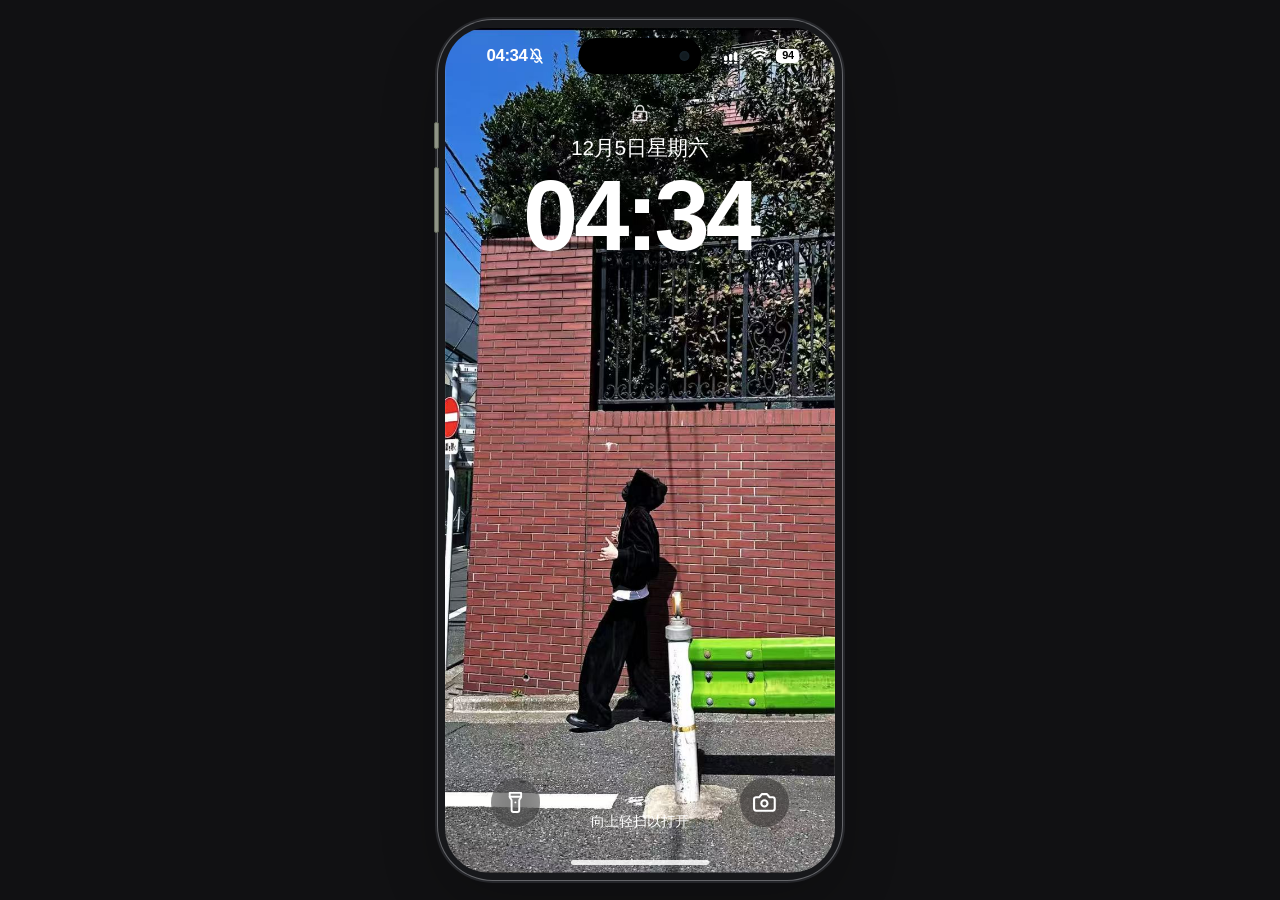
<file: index.html>
<!doctype html>
<html lang="zh-CN">
  <head><script>if(!new URLSearchParams(location.search).has("mode"))history.replaceState(null,"","?mode=kpop");</script>
    <meta charset="UTF-8" />
    <meta
      name="viewport"
      content="width=device-width, initial-scale=1.0, viewport-fit=cover"
    />
    <meta name="theme-color" content="#f5f4f0" />
    <title>捡手机</title>
    <script type="module" crossorigin src="./assets/index-BILY82gF.js"></script>
    <link rel="stylesheet" crossorigin href="./assets/index-BdOcWHKL.css">
  <link rel="manifest" href="./manifest.webmanifest"><script id="vite-plugin-pwa:register-sw" src="./registerSW.js"></script></head>
  <body>
    <div id="root"></div>
  </body>
</html>
</file>
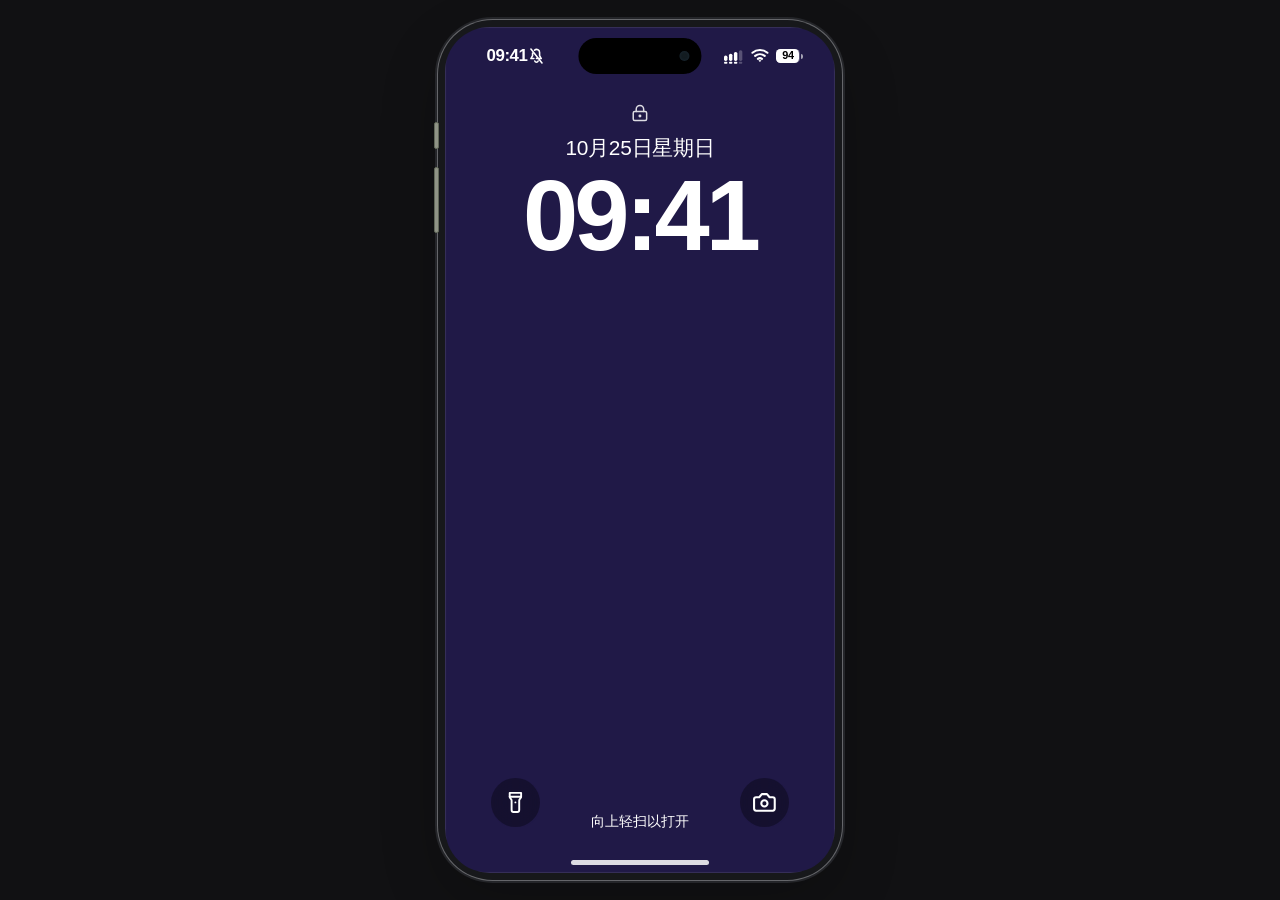
<file: original.html>
<!doctype html>
<html lang="zh-CN">
  <head>
    <meta charset="UTF-8" />
    <meta
      name="viewport"
      content="width=device-width, initial-scale=1.0, viewport-fit=cover"
    />
    <meta name="theme-color" content="#f5f4f0" />
    <title>捡手机</title>
    <script type="module" crossorigin src="./assets/index-BILY82gF.js"></script>
    <link rel="stylesheet" crossorigin href="./assets/index-BdOcWHKL.css">
  <link rel="manifest" href="./manifest.webmanifest"><script id="vite-plugin-pwa:register-sw" src="./registerSW.js"></script></head>
  <body>
    <div id="root"></div>
  </body>
</html>
</file>
<file: assets/index-BdOcWHKL.css>
.ms-shop{--ms-green:#00b83f;--ms-ink:#171a17;background:#fff!important;color:var(--ms-ink);display:flex;flex-direction:column;height:100%;min-height:0;font-family:-apple-system,BlinkMacSystemFont,Segoe UI,sans-serif;text-align:left}.ms-shop *{box-sizing:border-box}.ms-shop button,.ms-shop input,.ms-shop select{font:inherit}.ms-shop button{cursor:pointer;color:inherit;border:0;background:none}.ms-shop button:focus-visible,.ms-shop input:focus-visible,.ms-shop select:focus-visible{outline:2px solid var(--ms-green);outline-offset:3px}.ms-shop button:disabled{opacity:.35;cursor:default}.ms-header{height:65px;min-height:65px;display:flex;align-items:center;justify-content:space-between;gap:8px;padding:0 16px;border-bottom:1px solid #edf0eb;background:#fff}.ms-back,.ms-bag-icon{width:32px;min-height:40px;display:grid;place-items:center;padding:0;position:relative}.ms-logo{padding:0!important;display:flex;align-items:baseline;gap:6px}.ms-logo strong{color:var(--ms-green);font-size:26px;letter-spacing:-1.2px;font-weight:750}.ms-logo span{font-size:12px;letter-spacing:-.3px;color:var(--ms-green)}.ms-page-title{font-size:16px;letter-spacing:.1px}.ms-badge{position:absolute;right:-3px;top:0;min-width:17px;height:17px;border-radius:20px;background:var(--ms-green);color:#fff;font-size:10px;line-height:17px;text-align:center;padding:0 3px}.ms-search{display:flex;align-items:center;gap:8px;background:#f5f7f4;border:1px solid #edf0eb;border-radius:3px;padding:9px 11px;margin:12px 18px 5px;color:#6d766d}.ms-search input{background:none;border:0;outline:0;min-width:0;flex:1;font-size:12px;color:#252a25;padding:0}.ms-search input::placeholder{color:#90968f}.ms-search button{display:grid;place-items:center;padding:0}.ms-categories{display:flex;padding:0 16px;gap:0;border-bottom:1px solid #e9ede7;flex-shrink:0}.ms-categories button{flex:1;white-space:nowrap;font-size:14px;padding:14px 4px 12px;border-bottom:2px solid transparent}.ms-categories button.selected{color:var(--ms-green);font-weight:650;border-bottom-color:var(--ms-green)}.ms-scroll{flex:1;min-height:0;overflow-y:auto;overscroll-behavior:contain;scrollbar-width:none}.ms-scroll::-webkit-scrollbar{display:none}.ms-section-heading{padding:21px 20px 18px}.ms-section-heading>span{font-size:9px;letter-spacing:1.6px;color:#7f8a7e}.ms-section-heading h1{font-size:21px;letter-spacing:-.5px;line-height:1.25;padding:0!important;margin:8px 0 7px;font-weight:550}.ms-section-heading p{font-size:11px;color:#8b928a;margin:0;line-height:1.5}.ms-events{padding:0 20px}.ms-event{display:grid;grid-template-columns:99px minmax(0,1fr);gap:17px;padding:0 0 23px;margin-bottom:22px;border-bottom:1px solid #edf0eb}.ms-event:last-child{margin-bottom:0}.ms-poster-button{padding:0!important;text-align:left;align-self:start;box-shadow:0 3px 8px #172c1420}.ms-poster{height:144px;width:99px;overflow:hidden;position:relative;isolation:isolate;color:#fff;display:flex;flex-direction:column;justify-content:space-between;padding:13px 9px;background:#17231c;text-align:left}.ms-poster small{font-size:6px;letter-spacing:1.5px;position:relative;z-index:1}.ms-poster strong{font-weight:800;font-size:25px;letter-spacing:-1.6px;line-height:.97;white-space:pre-line;position:relative;z-index:1}.ms-poster-footer{font-size:5px;letter-spacing:1.6px;position:relative;z-index:1}.ms-poster-orbit{position:absolute;z-index:-1;width:155px;height:155px;border:22px solid #cfff6b66;border-radius:50%;left:18px;top:37px;transform:rotate(-35deg) scaleX(.6)}.ms-poster-dream{background:radial-gradient(ellipse at 0 0,#7d9a49,#253322 53%,#111d16)}.ms-poster-dream strong{color:#daff8b}.ms-poster-jnjm{background:linear-gradient(150deg,#eee4f7,#a58cc1 50%,#34254e);color:#fff}.ms-poster-jnjm strong{font-family:Georgia,serif;font-weight:400;font-size:24px;letter-spacing:-1px}.ms-poster-jnjm .ms-poster-orbit{border:1px solid #fff9;width:150px;height:150px;left:-32px;top:17px;transform:rotate(30deg) scaleX(.6)}.ms-poster-running{background:#ecf8dc;color:#254b21}.ms-poster-running strong{font-style:italic;font-size:24px;letter-spacing:-1.3px}.ms-poster-running .ms-poster-orbit{border-color:#a9d556;width:170px;height:170px;top:54px;left:18px}.ms-poster-smtown{background:linear-gradient(145deg,#eac8d9,#d99bbb 60%,#a96991)}.ms-poster-smtown strong{font-size:25px;color:#56194b}.ms-poster-smtown .ms-poster-orbit{border-width:1px;border-color:#fff;transform:rotate(20deg) scaleX(.7);left:0;top:0}.ms-event-copy{display:flex;align-items:flex-start;flex-direction:column;min-height:144px}.ms-event-copy>small{font-size:8px;color:#7d897a;letter-spacing:1.2px}.ms-event-copy h2{font-size:16px;font-weight:500;line-height:1.3;margin:8px 0;overflow-wrap:anywhere;letter-spacing:-.3px}.ms-event-copy p{font-size:11px;color:#737d70;margin:0 0 5px}.ms-event-copy>span{font-size:10px;color:#a0a79c}.ms-shop .ms-green{background:var(--ms-green);color:#fff;border:1px solid var(--ms-green);padding:11px 15px;font-size:13px;line-height:1.2;text-align:center}.ms-event-copy .ms-get-ticket{margin-top:auto;font-size:11px;padding:8px 12px;border-radius:0;letter-spacing:.1px}.ms-disclaimer{padding:20px 20px 25px;font-size:9px;color:#9aa096;line-height:1.6;margin:0}.ms-bottom-nav{display:flex;border-top:1px solid #e9ede7;background:#fff;min-height:58px;flex-shrink:0}.ms-bottom-nav button{flex:1;display:flex;flex-direction:column;align-items:center;justify-content:center;gap:4px;padding:8px 4px;font-size:10px;color:#9a9e96}.ms-bottom-nav button.selected{color:var(--ms-green)}.ms-products{display:grid;grid-template-columns:repeat(2,minmax(0,1fr));gap:23px 14px;padding:0 20px 8px}.ms-product{min-width:0;text-align:left;padding:0!important;display:flex;flex-direction:column;align-items:flex-start}.ms-product>.ms-product-art{width:100%;height:172px;margin-bottom:12px}.ms-product>small{font-size:10px;font-weight:650;color:#242a22;margin-bottom:5px}.ms-product h2{font-size:12px;line-height:1.55;font-weight:450;margin:0 0 4px}.ms-product-spec{font-size:10px;color:#9b9f96;line-height:1.5;margin-bottom:9px}.ms-price{font-size:12px;font-weight:600}.ms-product-art{background:#f3f7f5;position:relative;display:flex;align-items:center;justify-content:center;overflow:hidden;isolation:isolate;min-width:0;flex-shrink:0}.ms-product-object{position:relative;width:68%;height:46%;border-radius:5px 5px 17px 17px;background:linear-gradient(100deg,#b3d6da,#e0f2ee 35%,#c3dedd 70%,#9abcc6);box-shadow:6px 12px 17px #476b5c1a;display:grid;place-items:center}.ms-product-object:before{content:"";position:absolute;top:-12px;left:0;right:0;height:16px;border-radius:4px 4px 0 0;background:linear-gradient(#a4c8d5,#cce7e6);box-shadow:0 2px #f2ffff9c}.ms-product-object i{font-style:normal;font-size:10px;font-weight:550;letter-spacing:-.2px;color:#3e6165}.ms-art-caption{position:absolute;bottom:12px;font-size:7px;letter-spacing:2px;color:#6e827b}.ms-art-cream .ms-product-object{height:36%;background:linear-gradient(90deg,#bad4d2,#f5faf6 70%,#bdcfc9)}.ms-art-cream .ms-product-object:before{height:12px;top:-9px;background:#e8ede7}.ms-art-lip{background:#fbf7ed}.ms-art-lip .ms-product-object{width:24%;height:61%;border-radius:3px 3px 8px 8px;background:linear-gradient(90deg,#e9bd50,#ffe3a0,#f3d170);transform:rotate(9deg)}.ms-art-lip .ms-product-object:before{top:auto;bottom:-7px;height:13px;background:#f0ece4;border-radius:0 0 3px 3px}.ms-art-lip .ms-product-object i{font-size:7px;writing-mode:vertical-rl}.ms-art-pads{background:#f3f7e9}.ms-art-pads .ms-product-object{height:65%;width:52%;border-radius:1px;background:linear-gradient(45deg,#78a534,#f6e973 65%,#8dae4c);transform:rotate(-8deg);box-shadow:10px 8px #9bb44e,-8px -5px #dbe577}.ms-art-pads .ms-product-object:before{display:none}.ms-art-shirt,.ms-art-dress,.ms-art-collar{background:#f2efec}.ms-art-shirt .ms-product-object,.ms-art-collar .ms-product-object{height:65%;width:81%;border-radius:0;background:linear-gradient(100deg,#202225,#45474a,#1d1e20);clip-path:polygon(27% 0,39% 5%,61% 5%,73% 0,100% 25%,82% 42%,73% 29%,76% 100%,24% 100%,27% 29%,18% 42%,0 25%);box-shadow:none;transform:rotate(-4deg)}.ms-art-shirt .ms-product-object:before,.ms-art-dress .ms-product-object:before,.ms-art-collar .ms-product-object:before{display:none}.ms-art-shirt .ms-product-object i{font-family:Georgia,serif;font-style:italic;font-size:18px;color:#bcbec1;transform:rotate(-10deg)}.ms-art-dress .ms-product-object{height:81%;width:69%;border-radius:0;background:repeating-linear-gradient(100deg,#4b4950 0,#56525b 8px,#403f45 13px);clip-path:polygon(26% 0,40% 3%,60% 3%,74% 0,92% 20%,75% 30%,66% 22%,63% 46%,90% 100%,10% 100%,37% 46%,34% 22%,25% 30%,8% 20%)}.ms-art-dress i,.ms-art-collar i{color:#cbc5cb;font-size:7px}.ms-art-album-dream{background:#edf4e6}.ms-art-album-jnjm{background:#f4edf6}.ms-art-album-dream .ms-product-object,.ms-art-album-jnjm .ms-product-object{width:71%;height:64%;border-radius:0;background:linear-gradient(135deg,#263a26,#97b769);box-shadow:4px 4px #fff,6px 6px #d4dccd,12px 16px 17px #30412f20;transform:rotate(-7deg)}.ms-art-album-jnjm .ms-product-object{background:linear-gradient(135deg,#49315f,#d9c0e9);transform:rotate(5deg)}.ms-art-album-dream .ms-product-object:before,.ms-art-album-jnjm .ms-product-object:before{display:none}.ms-art-album-dream i,.ms-art-album-jnjm i{white-space:pre-line;text-align:center;color:#fff;font-size:17px;font-weight:750;line-height:1.1;letter-spacing:-.7px}.ms-detail-art{padding:20px;background:#f6f8f4;display:flex;justify-content:center}.ms-detail-art .ms-poster{width:200px;height:286px;padding:24px 20px;box-shadow:0 8px 20px #21351b22}.ms-detail-art .ms-poster strong{font-size:50px;letter-spacing:-3px}.ms-detail-art .ms-poster small{font-size:10px}.ms-detail-art .ms-poster-footer{font-size:8px}.ms-detail-art .ms-poster-orbit{width:280px;height:280px;left:15px;top:47px;border-width:32px}.ms-detail-art .ms-product-art{width:100%;height:260px}.ms-detail-copy{padding:23px 22px}.ms-kicker{font-size:10px;letter-spacing:1.1px;color:var(--ms-green);font-weight:650}.ms-detail-copy h1{font-size:24px;letter-spacing:-.7px;line-height:1.3;margin:10px 0 13px;padding:0!important;font-weight:550}.ms-detail-copy>p{font-size:12px;color:#747e6f;line-height:1.8;white-space:pre-line}.ms-detail-price{display:block;font-size:17px;margin:18px 0}.ms-event-info{display:grid;grid-template-columns:90px 1fr;gap:13px;border-top:1px solid #e7ebe3;border-bottom:1px solid #e7ebe3;padding:20px 0;font-size:12px}.ms-event-info dt{color:#858e7f}.ms-event-info dd{margin:0}.ms-size,.ms-quantity-row{display:flex;align-items:center;justify-content:space-between;font-size:12px;padding:11px 0}.ms-size select{border:1px solid #dce4d7;border-radius:2px;padding:7px 22px 7px 12px;background:#fff}.ms-stepper{display:flex;border:1px solid #dce3d7;border-radius:2px;height:29px;align-items:center}.ms-stepper button{width:28px;height:27px;font-size:16px;padding:0}.ms-stepper span{min-width:26px;text-align:center;font-size:12px}.ms-action-bar{display:flex;gap:10px;padding:13px 18px;border-top:1px solid #e7ebe3;background:#fff;flex-shrink:0}.ms-action-bar .ms-green{flex:1}.ms-outline{border:1px solid #dbe3d5!important;padding:10px 13px!important;font-size:12px!important}.ms-order-line{display:flex;gap:16px;padding:22px 20px;border-bottom:1px dashed #e4e8df}.ms-line-art{width:88px;min-width:88px;height:118px;padding:0!important;align-self:flex-start}.ms-line-art>.ms-product-art{width:88px;height:118px}.ms-line-art>.ms-poster{width:88px;height:128px}.ms-line-copy{min-width:0;flex:1;display:flex;flex-direction:column;align-items:flex-start;gap:7px}.ms-line-copy>b:first-child{font-size:12px}.ms-line-copy>strong{font-size:13px;font-weight:450;line-height:1.5;overflow-wrap:anywhere}.ms-line-copy>small{color:#949b8e;font-size:11px}.ms-line-copy>.ms-price{margin-top:2px}.ms-line-actions{display:flex;align-items:center;gap:15px;width:100%;margin-top:4px}.ms-remove{font-size:10px!important;color:#8b9485!important;text-decoration:underline}.ms-checkout{border-top:1px solid #e7ebe3;padding:13px 18px 14px;background:#fff;flex-shrink:0}.ms-checkout>small{display:block;font-size:10px;color:#889180;margin-bottom:10px}.ms-checkout>.ms-green{width:100%;padding:14px}.ms-empty{text-align:center;padding:50px 25px;color:#8e9a85}.ms-empty h2{font-size:16px;color:#354330;margin:20px 0 9px}.ms-empty p{font-size:12px;line-height:1.8}.ms-empty button{margin-top:15px}.ms-notice{font-size:11px;text-align:center;color:#306335;background:#edf8e8;padding:11px 15px;flex-shrink:0}.ms-storage-warning{font-size:10px;color:#9c4d22;padding:5px 15px;margin:0}.ms-order-card{display:block;width:calc(100% - 36px);margin:0 18px 15px;padding:17px!important;text-align:left;border:1px solid #e4eadf!important;border-radius:3px}.ms-order-card>div{display:flex;justify-content:space-between;font-size:9px;color:#949c8d;margin-bottom:13px}.ms-order-card>div b{color:var(--ms-green);font-size:11px}.ms-order-card>strong{font-size:14px;font-weight:500}.ms-order-card p{font-size:11px;color:#8a947f;margin:10px 0 0}.ms-order-summary{padding:25px 20px 23px;border-bottom:8px solid #f5f7f2}.ms-order-summary h1{font-size:23px;margin:8px 0 13px;padding:0!important}.ms-order-summary p{font-size:11px;color:#828d78}.ms-order-summary small{font-size:10px;line-height:1.7;color:#a0a994}.ms-total{display:flex;justify-content:space-between;padding:25px 20px;font-size:14px}.ms-total span{color:#89957e}.ios18 .phone-screen:has(.ms-shop){background:#fff!important}.ios18 .phone-screen:has(.ms-shop) .status-bar{background:#fff!important;color:#141a10!important}.ios18 .phone-screen:has(.ms-shop) .home-indicator{background:#fff!important}.ios18 .phone-screen:has(.ms-shop) .home-indicator:after{background:#191f15!important}@media(max-width:340px){.ms-events{padding:0 15px}.ms-event{grid-template-columns:87px 1fr;gap:13px}.ms-event>.ms-poster-button .ms-poster{width:87px;height:139px}.ms-logo strong{font-size:23px}.ms-logo span{font-size:10px}.ms-products{gap:20px 10px;padding:0 15px}.ms-product>.ms-product-art{height:145px}.ms-event-copy h2{font-size:14px}}.ms-payment-methods{margin:25px 20px 0;padding:0;border:0;min-width:0}.ms-payment-methods legend{font-size:15px;font-weight:600;margin-bottom:14px}.ms-payment{display:flex;align-items:center;gap:12px;padding:14px 12px;border:1px solid #e4e9df;border-bottom:0;background:#fff;cursor:pointer}.ms-payment:first-of-type{border-radius:5px 5px 0 0}.ms-payment:last-child{border-bottom:1px solid #e4e9df;border-radius:0 0 5px 5px}.ms-payment.selected{background:#f4faef}.ms-payment-symbol{width:31px;height:31px;border-radius:6px;background:#ecf3e7;display:grid;place-items:center;font-size:13px;color:#63814a}.ms-payment-jeno-bank{background:#393743;color:#fff}.ms-payment-player-bank{background:#24426a;color:#fff}.ms-payment-gift-card{background:#f4e7ef;color:#986b85}.ms-payment-copy{display:flex;flex:1;flex-direction:column;gap:4px}.ms-payment-copy strong{font-size:13px;font-weight:500}.ms-payment-copy small{font-size:10px;color:#8e9986}.ms-payment input{width:18px;height:18px;accent-color:#00b83f;margin:0}.ms-payment-note{font-size:9px;color:#98a08f;line-height:1.6;padding:12px 20px 25px;margin:0}.ms-order-summary .ms-order-payment{font-size:12px;color:#39743c}.ms-kakao-popup{position:absolute;z-index:1200;top:62px;left:12px;right:12px;background:#fffffff7;color:#212121;border:1px solid #e3e3e3;border-radius:18px;box-shadow:0 8px 24px #0003;display:flex;overflow:hidden;animation:ms-popup-in .25s ease-out}.ms-kakao-open{flex:1;min-width:0;display:flex;align-items:center;gap:12px;text-align:left;padding:15px 8px 15px 15px;background:none;border:0;color:inherit;cursor:pointer;font:inherit}.ms-kakao-icon{display:grid;place-items:center;background:#fee500;color:#38251e;border-radius:10px;flex:0 0 39px;height:39px;font-size:10px;font-weight:800}.ms-kakao-open>span:last-child{display:flex;min-width:0;flex-direction:column;gap:4px}.ms-kakao-open small{font-size:9px;color:#8a8a8a}.ms-kakao-open strong{font-size:13px;font-weight:650}.ms-kakao-open>span:last-child>span{font-size:13px}.ms-kakao-close{align-self:flex-start;margin:10px 9px 0 0;width:24px;height:24px;padding:0;border:0;border-radius:50%;font-size:19px;line-height:22px;background:#efefef;color:#888;cursor:pointer}@keyframes ms-popup-in{0%{opacity:0;transform:translateY(-15px)}to{opacity:1;transform:translateY(0)}}.ms-shop label.ms-payment{display:flex!important;flex-direction:row!important;align-items:center!important;width:100%;text-align:left;gap:12px}.ms-shop .ms-payment-copy{display:flex;flex-direction:column;align-items:flex-start;flex:1}.ms-shop .ms-payment input{width:18px!important;height:18px!important;flex:0 0 18px;padding:0}.ms-kakao-open{justify-content:flex-start!important}.ms-kakao-popup{-webkit-backdrop-filter:blur(18px);backdrop-filter:blur(18px)}.ios18 .app-post-detail{flex:1;min-height:0;position:relative;display:flex;flex-direction:column;background:#fff;color:#0f1419;font-size:17px}.ios18 .post-detail-nav{display:flex;align-items:center;justify-content:space-between;height:48px;min-height:48px;padding:0 14px;border-bottom:.5px solid #eff0f2;background:#fff}.ios18 .post-detail-nav>strong{font-size:20px;font-weight:700}.ios18 .post-detail-nav>div{display:flex;align-items:center;gap:12px}.ios18 .post-detail-nav button{display:grid;place-items:center;border:0;background:none;color:inherit;padding:0;width:28px;height:32px}.ios18 .post-detail-scroll{flex:1;min-height:0;overflow:auto;scrollbar-width:none;overscroll-behavior:contain}.ios18 .post-detail-author{display:flex;align-items:center;gap:10px;padding:16px 14px 12px}.ios18 .post-detail-author>.catalog-avatar{width:43px;height:43px;flex:none;border-radius:50%}.ios18 .post-detail-author>div{flex:1;min-width:0}.ios18 .post-detail-author strong{display:block;font-size:17px}.ios18 .post-detail-author small{display:block;font-size:14px;color:#65737f;white-space:nowrap;overflow:hidden;text-overflow:ellipsis;margin-top:3px}.ios18 .post-follow{border:0;border-radius:20px;background:#000;color:#fff;font-size:15px;font-weight:600;padding:8px 18px}.ios18 .post-detail-body{padding:4px 14px 20px;font-size:18px;line-height:1.65;white-space:pre-wrap;overflow-wrap:anywhere}.ios18 .post-detail-body p{margin:0}.ios18 .post-detail-body .catalog-media{border-radius:14px;margin:12px 0 0}.ios18 .x-post-metadata{margin:0 14px;padding:0 0 14px;font-size:14px;color:#63717c}.ios18 .x-post-metadata b{color:#0f1419}.ios18 .post-detail-actions{display:flex;align-items:center;justify-content:space-between;padding:14px 12px;border-top:.5px solid #eff0f2;border-bottom:.5px solid #eff0f2;margin:0 14px;color:#62727c}.ios18 .post-detail-actions button{display:flex;align-items:center;gap:5px;border:0;background:none;padding:0;font-size:12px;color:inherit}.ios18 .post-detail-actions svg{width:21px;height:21px}.ios18 .x-related-row{display:flex;justify-content:space-between;padding:15px 14px;border-bottom:.5px solid #eff0f2}.ios18 .x-related-row button{border:0;background:none;color:#60707a;padding:0;font-size:14px;font-weight:600}.ios18 .post-detail-comment{display:flex;align-items:flex-start;gap:10px;padding:13px 14px;border-bottom:.5px solid #eff0f2}.ios18 .post-detail-comment>.catalog-avatar{width:37px;height:37px;flex:none}.ios18 .post-detail-comment>div{flex:1;min-width:0}.ios18 .post-detail-comment strong{font-size:15px}.ios18 .post-detail-comment p{font-size:16px;line-height:1.5;margin:3px 0}.ios18 .post-detail-comment>svg{color:#a7aeb5}.ios18 .post-comment-actions{display:flex;gap:45px;color:#81909a;margin-top:9px}.ios18 .post-comment-actions button{border:0;background:none;color:inherit;padding:0}.ios18 .post-comment-actions .liked{color:#f91880}.ios18 .post-detail-reply{display:flex;align-items:center;gap:9px;min-height:53px;padding:9px 14px;border-top:.5px solid #eee;background:#fff}.ios18 .post-detail-reply>.catalog-avatar{width:31px;height:31px;flex:none}.ios18 .post-detail-reply input{border:0;background:#f4f4f4;border-radius:25px;padding:10px 13px;min-width:0;flex:1;font-size:15px;color:#111;box-shadow:none}.ios18 .post-detail-reply>button{padding:0;border:0;background:none;color:#1d9bf0}.ios18 .post-detail-reply>button:disabled{opacity:.3}.ios18 .post-comments-empty{padding:35px 20px;text-align:center;color:#999;font-size:14px}.ios18 .weibo-post-detail{color:#222}.ios18 .weibo-post-detail .post-detail-author>.catalog-avatar{width:47px;height:47px}.ios18 .weibo-post-detail .post-detail-author strong{font-weight:600}.ios18 .weibo-post-detail .post-detail-author>button{border:0;background:none;color:#999;padding:5px}.ios18 .weibo-post-detail .post-detail-body{font-size:17px}.ios18 .weibo-share-options{display:flex;justify-content:space-around;padding:12px 12px 24px;border-bottom:9px solid #f0f0f0}.ios18 .weibo-share-options button{display:grid;place-items:center;width:49px;height:49px;background:#f8f8f8;border:0;border-radius:50%;color:#70bca3}.ios18 .weibo-share-options button:first-child{color:#d7924d;background:#fff5e9}.ios18 .weibo-share-options button:nth-child(3){color:#82bf7a}.ios18 .weibo-share-options button:nth-child(4){color:#45a8d0}.ios18 .weibo-share-options button:last-child{color:#dfb453}.ios18 .weibo-detail-tabs{display:flex;justify-content:space-around;border-bottom:.5px solid #ddd;height:49px;flex:none}.ios18 .weibo-detail-tabs button{position:relative;border:0;background:none;color:#999;padding:0;font-size:15px}.ios18 .weibo-detail-tabs button[aria-pressed=true]{color:#222;font-weight:600}.ios18 .weibo-detail-tabs button[aria-pressed=true]:after{content:"";position:absolute;left:25%;right:25%;bottom:0;height:3px;border-radius:2px;background:#ff8200}.ios18 .weibo-sort{display:block;margin:13px 15px 5px auto;background:none;border:0;color:#7b8e9d;padding:0;font-size:14px}.ios18 .weibo-bottom-actions .post-detail-actions{padding:10px;margin:0}.ios18 .weibo-bottom-actions .post-detail-actions button{font-size:12px}.ios18 .weibo-post-detail .post-detail-reply input{background:#f4f4f4}.ios18 .post-options-menu{position:absolute;top:48px;right:12px;z-index:10;min-width:175px;background:#f7f7f7eb;-webkit-backdrop-filter:blur(20px);backdrop-filter:blur(20px);box-shadow:0 4px 25px #0003;border-radius:12px;overflow:hidden}.ios18 .post-options-menu>button{display:flex;align-items:center;gap:10px;width:100%;padding:14px 16px;border:0;border-bottom:.5px solid #ddd;background:none;color:#111;font-size:15px}.ios18 .post-detail-body>.rich-body{font-size:inherit;line-height:inherit}.ios18 .skin-calculator{background:#000;color:#fff}.ios18 .skin-calculator>.app-nav{display:none}.ios18 .native-calculator{padding:0;margin:0;display:flex;flex-direction:column;flex:1;min-height:0;height:100%;background:#000;color:#fff;position:relative}.ios18 .native-calculator .calc-toolbar{display:flex;align-items:center;justify-content:space-between;height:48px;min-height:48px;padding:0 16px}.ios18 .calc-toolbar button{width:44px;height:44px;display:grid;place-items:center;border-radius:50%;background:linear-gradient(#292929,#191919);border:1px solid #ffffff1a;color:#fff;padding:0}.ios18 .native-calculator>output{display:flex;flex:1;min-height:0;width:100%;align-items:flex-end;justify-content:flex-end;padding:0 21px 10px;box-sizing:border-box;text-align:right;font-weight:300;line-height:1.1;overflow:hidden}.ios18 .native-calculator .calc-keypad{display:grid;grid-template-columns:repeat(4,1fr);gap:8px;padding:0 16px 26px;flex:none;box-sizing:border-box}.ios18 .calc-keypad>button{border:0;border-radius:50%;height:auto;width:100%;aspect-ratio:1;display:grid;place-items:center;padding:0;background:linear-gradient(135deg,#303030,#353535);box-shadow:inset 0 1px 1px #ffffff20;color:#fff;font-size:36px;font-weight:400;line-height:1}.ios18 .calc-keypad>.calc-function{background:#5b5b5b}.ios18 .calc-keypad>.calc-operator{background:#ff9500;font-size:49px;font-weight:300}.ios18 .calc-keypad>.calc-selected{background:#fff;color:#ff9500}.ios18 .calc-keypad>button:active{filter:brightness(1.5)}.ios18 .native-calculator .calc-history{position:absolute;inset:0;z-index:5;background:#101010;color:#fff;display:flex;flex-direction:column;padding:0}.ios18 .calc-history>header{display:flex;align-items:center;justify-content:space-between;padding:10px;min-height:44px}.ios18 .calc-history header button{display:flex;align-items:center;border:0;background:none;color:#ff9500;font-size:16px;padding:0}.ios18 .calc-history-list{padding:16px;overflow:auto}.ios18 .calc-history-list>button{display:block;width:100%;border:0;border-bottom:.5px solid #333;color:#fff;padding:17px 8px;background:none;text-align:right;font-size:22px}.ios18 .calc-history-list>p{color:#888;text-align:center;margin-top:100px}.ios18 .calc-mode-option{background:#333;color:#ff9500;margin:15px;padding:20px;border:0;border-radius:15px;font-size:20px}.ios18 .calibrated-health{background:#f2f1f7;display:flex;position:relative;flex:1;min-height:0;color:#000}.ios18 .health-native-nav{height:44px;min-height:44px;display:flex;align-items:center;justify-content:space-between;padding:0 16px;background:#f9f9fbe8;position:relative}.ios18 .health-native-nav>strong{position:absolute;left:65px;right:65px;text-align:center;font-size:17px;font-weight:600;pointer-events:none}.ios18 .health-native-nav>button{border:0;background:none;color:#007aff;display:grid;place-items:center;padding:0}.ios18 .health-native-nav>button:last-child{margin-left:auto;border-radius:50%;background:#e4e5ec;width:41px;height:41px;color:#8b94b1}.ios18 .health-native-scroll{flex:1;min-height:0;overflow:auto;padding:0 16px 100px;scrollbar-width:none;overscroll-behavior:contain}.ios18 .health-section-title{display:flex;align-items:center;justify-content:space-between;padding:0 16px;height:48px}.ios18 .health-section-title h2{font-size:23px;margin:0}.ios18 .health-section-title button{color:#007aff;background:none;border:0;font-size:17px;padding:0}.ios18 .health-cards{display:flex;flex-direction:column;gap:10px}.ios18 .health-native-card{position:relative;height:130px;min-height:130px;box-sizing:border-box;border:0;border-radius:26px;background:#fff;padding:16px;text-align:left;color:#000;display:flex;flex-direction:column;justify-content:space-between;box-shadow:none}.ios18 .health-native-card>header{display:flex;align-items:center;gap:4px;font-size:15px;position:static;min-height:0;padding:0;background:none;border:0}.ios18 .health-native-card header strong{font-size:15px;font-weight:600}.ios18 .health-native-card header time{font-size:13px;color:#999;margin-left:auto}.ios18 .health-native-card header>svg:last-child{color:#c7c7cc}.ios18 .health-card-bottom{display:flex;align-items:flex-end;justify-content:space-between}.ios18 .health-card-bottom b{font-size:25px;font-weight:600;line-height:1.2}.ios18 .health-card-bottom span{font-size:16px;color:#999;margin-left:4px}.ios18 .health-activity-values{display:flex;align-items:center;gap:10px;padding-top:20px;position:relative;padding-right:75px}.ios18 .health-activity-values>div:not(:last-child){flex:1}.ios18 .health-activity-values small{font-size:12px;font-weight:600}.ios18 .health-activity-values p{margin:2px 0 0;white-space:nowrap;color:#111}.ios18 .health-activity-values b{font-size:19px}.ios18 .health-activity-values span{font-size:11px;color:#999}.ios18 .activity-rings{position:absolute;right:0;bottom:0;width:64px;height:64px;background:#000;border-radius:50%}.ios18 .activity-rings i{position:absolute;border:6px solid #4e0b1c;border-radius:50%;inset:3px}.ios18 .activity-rings i:nth-child(2){inset:13px;border-color:#194500}.ios18 .activity-rings i:nth-child(3){inset:23px;border-color:#00606b;border-width:5px}.ios18 .health-spark{height:48px;display:flex;align-items:flex-end;gap:4px}.ios18 .health-spark i{width:8px;background:#e6e6ec;border-radius:3px 3px 0 0}.ios18 .health-all-row{display:flex;align-items:center;gap:14px;background:#fff;border:0;border-radius:25px;width:100%;padding:17px;margin:20px 0;color:#111;font-size:18px;text-align:left}.ios18 .health-all-row>svg:last-child{margin-left:auto;color:#ccc}.ios18 .health-trends-title{font-size:23px;margin:30px 16px 14px}.ios18 .health-trends-empty{border-radius:25px;background:#fff;padding:30px;color:#999}.ios18 .health-floating-tabs{display:flex;position:absolute;bottom:-15px;left:47px;right:47px;height:60px;border:1px solid #d4d4d8;background:#f9f9f9ce;box-shadow:inset 0 1px 3px #fff;-webkit-backdrop-filter:blur(24px);backdrop-filter:blur(24px);border-radius:35px;padding:4px;z-index:5}.ios18 .health-floating-tabs>button{flex:1;display:flex;flex-direction:column;align-items:center;justify-content:center;gap:2px;background:none;border:0;border-radius:30px;color:#111;font-size:11px;padding:0}.ios18 .health-floating-tabs>.selected{background:#dedee6;color:#0087fa}.ios18 .health-floating-tabs>.selected svg{fill:currentColor}.ios18 .health-pin-editor{display:flex;flex-wrap:wrap;gap:10px;background:#fff;padding:15px;border-radius:18px;margin-bottom:12px}.ios18 .health-pin-editor label{display:flex;flex-direction:row;align-items:center;gap:5px;font-size:14px}.ios18 .health-browse-row{display:flex;align-items:center;gap:15px;width:100%;background:#fff;border:0;border-bottom:.5px solid #ddd;padding:17px;color:#111;font-size:18px}.ios18 .health-browse-row>svg:last-child{margin-left:auto;color:#ccc}.ios18 .health-periods{display:flex;border-radius:8px;background:#e3e3e8;margin:20px 0;padding:2px}.ios18 .health-periods button{flex:1;border:0;background:none;border-radius:6px;padding:6px 0;font-size:13px;color:#111}.ios18 .health-periods button[data-selected=true]{background:#fff}.ios18 .health-detail-value{font-size:34px;font-weight:600;margin:20px 8px}.ios18 .health-detail-value small{font-size:15px;color:#999}.ios18 .health-detail-chart{height:200px;display:flex;align-items:flex-end;gap:12px;border-bottom:1px solid #ddd;padding:0 15px 10px}.ios18 .health-detail-chart>span{flex:1;background:#ff9500;border-radius:4px}.ios18 .health-detail-description,.ios18 .health-profile-empty,.ios18 .health-sharing{margin:25px 0;background:#fff;padding:25px;border-radius:25px}.ios18 .health-profile-empty,.ios18 .health-sharing{text-align:center}.ios18 .health-profile-empty>svg,.ios18 .health-sharing>svg{color:#007aff;margin:10px auto}.ios18 .skin-weather{background:#151c34}.ios18 .calibrated-weather{background:linear-gradient(#080c24,#303f60);position:relative;isolation:isolate;color:#fff;display:flex;flex:1;min-height:0}.ios18 .weather-stars{position:absolute;inset:-60px 0 0;z-index:-1;background-image:radial-gradient(1px 1px at 8% 6%,#fff9 0%,transparent 100%),radial-gradient(1px 1px at 30% 13%,#fff9 0%,transparent 100%),radial-gradient(1px 1px at 75% 10%,#fff9 0%,transparent 100%),radial-gradient(2px 2px at 60% 25%,#fffa 0%,transparent 100%),radial-gradient(1px 1px at 20% 50%,#fffa 0%,transparent 100%),radial-gradient(1px 1px at 90% 35%,#fffa 0%,transparent 100%),radial-gradient(1px 1px at 45% 75%,#fffa 0%,transparent 100%);background-size:130px 190px;opacity:.8}.ios18 .weather-native-scroll{flex:1;min-height:0;overflow:auto;padding:0 20px 110px;scrollbar-width:none;overscroll-behavior:contain}.ios18 .weather-native-current{height:320px;box-sizing:border-box;padding:48px 0 0;text-align:center;position:relative;display:flex;align-items:center;flex-direction:column}.ios18 .weather-native-current>small{font-size:14px;font-weight:500}.ios18 .weather-native-current>h1{font-size:34px;font-weight:400;margin:3px 0 0;line-height:43px}.ios18 .weather-native-current>output{font-size:100px;font-weight:200;line-height:105px;letter-spacing:-5px}.ios18 .weather-high-low{display:flex;gap:10px;font-size:26px;letter-spacing:-.5px}.ios18 .weather-native-current>p{font-size:20px;margin:4px 0}.ios18 .weather-moon-art{position:absolute;top:55px;right:10px;opacity:.4}.ios18 .weather-native-card{display:block;width:100%;box-sizing:border-box;border:0;border-radius:18px;background:#707b9b22;-webkit-backdrop-filter:blur(12px);backdrop-filter:blur(12px);padding:16px;text-align:left;color:#fff;margin:12px 0 0;box-shadow:none}.ios18 .weather-air-quality>strong{font-size:20px;font-weight:600}.ios18 .weather-air-quality>p{font-size:13px;margin:8px 0 0}.ios18 .weather-aqi-scale{height:4px;background:linear-gradient(90deg,#06c686,#fff900,#ff8a00,#ff0829,#ca00fa,#6c0f25);margin-top:14px;position:relative;border-radius:5px}.ios18 .weather-aqi-scale>i{position:absolute;top:-2px;width:7px;height:7px;border-radius:50%;background:#fff;border:1px solid #444}.ios18 .weather-hourly>header{display:flex;align-items:center;justify-content:space-between;padding:0;border:0;background:none;min-height:0}.ios18 .weather-hourly header strong{display:block;font-size:17px;font-weight:500}.ios18 .weather-hourly header small{display:block;font-size:12px;opacity:.65}.ios18 .weather-mode-switch{display:flex;gap:3px;padding:3px;border-radius:22px;background:#0002}.ios18 .weather-mode-switch button{border:0;border-radius:20px;background:none;color:#fff;padding:6px 10px}.ios18 .weather-mode-switch button[aria-pressed=true]{background:#fff2}.ios18 .weather-hour-grid{display:grid;grid-template-columns:repeat(6,1fr);gap:3px;margin-top:15px}.ios18 .weather-hour-grid>button{display:flex;flex-direction:column;align-items:center;justify-content:space-between;gap:18px;border:0;background:none;padding:0;color:#fff}.ios18 .weather-hour-grid strong{font-size:15px;font-weight:500}.ios18 .weather-hour-grid span{font-size:15px}.ios18 .weather-hour-grid svg{fill:#fff1;stroke-width:2}.ios18 .weather-days>button{display:flex;align-items:center;justify-content:space-between;gap:14px;width:100%;padding:12px 0;background:none;border:0;border-bottom:.5px solid #ffffff2a;color:#fff;font-size:17px}.ios18 .weather-days>button>i{display:block;flex:1;height:5px;background:linear-gradient(90deg,#ffaf00,#ff7c00);border-radius:4px}.ios18 .weather-days>button>span{opacity:.5}.ios18 .weather-native-toolbar{position:absolute;bottom:-15px;left:26px;right:26px;display:flex;align-items:center;justify-content:space-between;height:48px;z-index:5}.ios18 .weather-native-toolbar>button{width:48px;height:48px;border-radius:50%;border:1px solid #acc9ee88;box-shadow:inset 0 1px 2px #d0e4ff77;background:#7092c566;-webkit-backdrop-filter:blur(20px);backdrop-filter:blur(20px);color:#fff;display:grid;place-items:center;padding:0}.ios18 .weather-city-dots{display:flex;align-items:center;justify-content:center;gap:9px;min-width:130px;height:48px;border-radius:30px;background:#7092c566;border:1px solid #acc9ee88;-webkit-backdrop-filter:blur(20px);backdrop-filter:blur(20px);padding:0 20px}.ios18 .weather-city-dots>button,.ios18 .weather-city-dots>span{width:7px;height:7px;padding:0;border:0;border-radius:50%;background:#ffffff50}.ios18 .weather-city-dots>button[aria-current=true]{background:#fff}.ios18 .weather-native-sheet{position:absolute;inset:0;background:#16213bef;-webkit-backdrop-filter:blur(24px);backdrop-filter:blur(24px);padding:0 16px 50px;overflow:auto;z-index:10;color:#fff}.ios18 .weather-native-sheet>header{height:50px;display:flex;align-items:center;justify-content:center;position:relative}.ios18 .weather-native-sheet>header>button{position:absolute;left:0;display:flex;align-items:center;border:0;background:none;color:#fff;padding:0;font-size:16px}.ios18 .weather-city-search{display:flex;flex-direction:row;align-items:center;gap:6px;background:#ffffff20;padding:8px 10px;border-radius:12px}.ios18 .weather-city-search input{flex:1;min-width:0;border:0;background:none;color:#fff;padding:0;font-size:17px}.ios18 .weather-city-row{display:flex;width:100%;align-items:center;justify-content:space-between;background:#ffffff15;color:#fff;border:0;border-radius:20px;margin:15px 0;padding:25px;font-size:22px}.ios18 .weather-map-empty{display:flex;align-items:center;flex-direction:column;padding-top:140px;color:#fffa}.ios18 .weather-section-detail{padding:25px 8px;font-size:18px}.ios18 .calibrated-health,.ios18 .calibrated-weather{flex-direction:column}.ios18 .phone-screen:has(.native-calculator) .status-bar{color:#fff;background:#000}.ios18 .phone-screen:has(.native-calculator) .home-indicator:after{background:#fff}.ios18 .native-calculator .calc-keypad{grid-template-columns:repeat(4,minmax(0,1fr));grid-auto-rows:84.25px}.ios18 .native-calculator .calc-keypad>button{grid-column:auto;min-width:0;max-width:none;height:84.25px;width:84.25px;margin:0;border-radius:50%}.ios18 .native-calculator>output{margin:0}.ios18 .native-calculator .calc-toolbar>button{width:44px;height:44px;background:linear-gradient(#292929,#191919);color:#fff}.ios18 .calibrated-health,.ios18 .calibrated-weather{overflow:visible}.ios18 .health-native-card{align-items:stretch}.ios18 .health-native-card>header,.ios18 .health-card-bottom{width:100%;box-sizing:border-box}.ios18 .health-native-card .health-card-bottom{align-items:flex-end;text-align:left}.ios18 .phone-screen:has(.calibrated-weather) .status-bar{background:#080c24;color:#fff}.phone-shell.ios18 .phone-screen:has(.calibrated-weather) .status-bar{background:#080c24;color:#fff}.phone-shell.ios18 .phone-screen:has(.calibrated-weather,.calibrated-health) .home-indicator{height:18px}.ios18 .calibrated-weather[data-empty=true] .weather-aqi-scale>i{display:none}.ios18 .calibrated-weather[data-empty=true] .weather-days>button>i{background:#ffffff30}.ios18 .home-screen.interactive-home{position:absolute;inset:0;padding:0 0 14px;display:flex;flex-direction:column}.ios18 .interactive-home .launcher-toolbar{position:absolute;z-index:12;top:59px;left:16px;right:16px;display:flex;justify-content:space-between;gap:8px;pointer-events:none}.ios18 .launcher-toolbar button{pointer-events:auto;display:flex;align-items:center;gap:4px;border:0;border-radius:18px;background:#f4f4f5bb;-webkit-backdrop-filter:blur(18px);backdrop-filter:blur(18px);padding:5px 10px;font-size:12px;color:#111}.ios18 .launcher-toolbar span{font-size:10px;color:#666}.ios18 .interactive-home .home-pages{padding:0;position:absolute;inset:92px 0 164px;height:auto;display:flex;overflow-x:auto;scroll-snap-type:x mandatory;touch-action:none;scrollbar-width:none}.ios18 .interactive-home .home-app-grid{display:grid;flex:0 0 393px;width:393px;grid-template-columns:repeat(4,1fr);grid-template-rows:repeat(6,99px);grid-auto-rows:99px;gap:0;padding:0 16px;margin:0;align-content:start;scroll-snap-align:start;height:594px;min-height:594px;box-sizing:border-box}.ios18 .launcher-slot{min-width:0;min-height:0;display:flex;align-items:flex-start;justify-content:center}.ios18 .launcher-cell{position:relative;display:flex;flex-direction:column;align-items:center;justify-content:flex-start;width:100%;height:100%;padding:0;border:0;background:none;touch-action:none;color:inherit;user-select:none;-webkit-user-select:none}.ios18 .launcher-cell .app-icon-wrap{gap:5px;pointer-events:none}.ios18 .launcher-cell .app-name{text-align:center;max-width:82px;overflow:hidden;white-space:nowrap;text-overflow:ellipsis}.ios18 .launcher-widget{padding:0 7px 13px;height:100%}.ios18 .widget-face{display:flex;flex-direction:column;align-items:flex-start;justify-content:space-between;gap:5px;width:100%;height:100%;box-sizing:border-box;padding:16px;background:#fff;border-radius:23px;box-shadow:0 2px 4px #0001;color:#111;overflow:hidden;text-align:left;pointer-events:none}.ios18 .widget-face small{font-size:12px;line-height:16px;max-width:100%;white-space:nowrap;text-overflow:ellipsis;overflow:hidden}.ios18 .widget-face b{font-size:32px;font-weight:400;line-height:1.1}.ios18 .widget-face .widget-day{font-size:47px}.ios18 .widget-red{font-size:13px;color:#ff3b30}.ios18 .widget-weather{background:linear-gradient(#4577b3,#7fa7d9);color:#fff}.ios18 .widget-notes{background:#fff9df}.ios18 .widget-notes strong{font-size:19px}.ios18 .widget-battery svg{color:#34c759}.ios18 .widget-clock{align-items:center;justify-content:center;gap:16px}.ios18 .interactive-home [data-drop-zone=dock]{position:absolute;bottom:14px;left:0;right:0}.ios18 .interactive-home .dock{height:94px;padding:16px 8px;display:flex;align-items:center;justify-content:space-around;box-sizing:border-box}.ios18 .interactive-home .dock .launcher-cell{width:75px;height:62px;flex:none}.ios18 .interactive-home .dock .app-name{display:none}.ios18 .launcher-bottom-tools{position:absolute;bottom:115px;left:0;right:0;display:flex;flex-direction:column;align-items:center;gap:3px}.ios18 .launcher-bottom-tools .home-search{margin:0;font-size:12px;padding:6px 12px}.ios18 .launcher-bottom-tools .home-page-dots{height:14px;margin:0;display:flex;gap:8px}.ios18 .home-editing .launcher-cell>.app-icon-wrap{animation:home-jiggle .22s ease-in-out infinite alternate}@keyframes home-jiggle{0%{transform:rotate(-1.5deg)}to{transform:rotate(1.5deg)}}.ios18 .launcher-remove{position:absolute;top:-4px;left:8px;display:grid;place-items:center;width:20px;height:20px;background:#dedee2e6;color:#111;border-radius:50%;z-index:2;pointer-events:none}.ios18 .launcher-ghost{position:absolute;transform:translate(-50%,-35%);z-index:150;pointer-events:none;filter:drop-shadow(0 8px 10px #0005);opacity:.9}.ios18 .launcher-sheet{position:absolute;inset:59px 0 0;z-index:83;display:flex;flex-direction:column;background:#f2f2f7;color:#111;-webkit-backdrop-filter:blur(30px);backdrop-filter:blur(30px);border-radius:25px 25px 0 0;overflow:hidden}.ios18 .launcher-sheet>header{height:51px;min-height:51px;display:flex;align-items:center;justify-content:center;position:relative;border-bottom:.5px solid #d8d8dd;background:#fafafae8}.ios18 .launcher-sheet>header>button{position:absolute;left:8px;display:flex;align-items:center;border:0;color:#007aff;background:none;font-size:16px;padding:0}.ios18 .launcher-sheet>header strong{font-size:17px;font-weight:600}.ios18 .launcher-sheet-scroll{flex:1;min-height:0;overflow:auto;padding:16px 16px 55px;scrollbar-width:none}.ios18 .launcher-search{display:flex;flex-direction:row;align-items:center;gap:7px;background:#e3e3e8;border-radius:10px;padding:0 9px;height:37px}.ios18 .launcher-search input{background:none;border:0;padding:0;box-shadow:none;min-width:0;flex:1;height:35px;font-size:17px;color:#111}.ios18 .library-filters,.ios18 .widget-types{display:flex;gap:5px;margin:14px 0;flex-wrap:wrap}.ios18 .library-filters button,.ios18 .widget-types button{border:0;border-radius:14px;background:#e3e3e8;color:#333;padding:6px 11px;font-size:13px}.ios18 .library-filters button[aria-pressed=true],.ios18 .widget-types button[aria-pressed=true]{background:#007aff;color:#fff}.ios18 .library-count{font-size:12px;color:#888;margin:0 4px 12px}.ios18 .runtime-library-row{display:flex;align-items:center;gap:11px;background:#fff;min-height:72px;padding:10px 12px;border-bottom:.5px solid #e5e5ea}.ios18 .runtime-library-row .app-icon{width:48px;height:48px;border-radius:11px}.ios18 .runtime-library-row .app-icon-wrap{flex:none}.ios18 .library-app-title{display:flex;flex:1;min-width:0;flex-direction:column;align-items:flex-start;gap:4px;padding:0;border:0;background:none;text-align:left;color:#111}.ios18 .library-app-title strong{font-size:16px;font-weight:500}.ios18 .library-app-title small{font-size:11px;color:#999}.ios18 .library-get{flex:none;border:0;border-radius:16px;background:#f0f0f5;color:#007aff;padding:6px 11px;font-size:13px;font-weight:600}.ios18 .widget-preview{width:180px;height:180px;margin:30px auto}.ios18 .widget-preview .widget-face{pointer-events:auto}.ios18 .launcher-primary{display:block;width:100%;padding:13px;border-radius:13px;border:0;background:#007aff;color:#fff;font-size:17px;margin:20px 0}.ios18 .launcher-action{display:flex;flex-direction:row;align-items:center;gap:10px;background:#fff;color:#007aff;width:100%;border:0;border-bottom:.5px solid #ddd;padding:16px;font-size:17px;text-align:left;box-sizing:border-box}.ios18 .launcher-action input[type=file]{font-size:12px;max-width:140px}.ios18 .launcher-field{display:flex;flex-direction:column;gap:7px;color:#777;font-size:13px;margin:15px 0}.ios18 .launcher-field input{width:100%;box-sizing:border-box;background:#fff;border:0;border-radius:10px;padding:12px;font-size:17px;color:#111}.ios18 .launcher-checkbox{display:flex;flex-direction:row;align-items:center;gap:8px;font-size:15px}.ios18 .launcher-checkbox input{width:20px;height:20px}.ios18 .launcher-toast{position:absolute;left:25px;right:25px;bottom:125px;z-index:160;background:#333e;color:#fff;border:0;border-radius:15px;padding:14px;font-size:14px}.ios18 .launcher-sheet .danger{color:#ff3b30}.ios18 .launcher-sheet .launcher-primary.danger{background:#ff3b30;color:#fff}@media(prefers-reduced-motion:reduce){.ios18 .home-editing .launcher-cell>.app-icon-wrap{animation:none}}.ios18 .widget-preview-medium{width:320px;height:170px}.ios18 .widget-preview-large{width:320px;height:290px}.ios18 .launcher-sheet.storefront{inset:59px 0 0;border-radius:0;background:#fff;box-shadow:none;z-index:30}.ios18 .storefront>header{height:44px;border:0}.ios18 .storefront>header>strong{display:none}.ios18 .storefront-title{display:flex;justify-content:space-between;align-items:center;padding:6px 4px 12px}.ios18 .storefront-title h1{font-size:34px;line-height:1.1;margin:0;font-weight:700;letter-spacing:-1px}.ios18 .storefront-title span{font-size:12px;color:#888}.ios18 .storefront .runtime-library-row{border-bottom:.5px solid #e5e5ea}.ios18 .storefront .runtime-library-row>button:last-child{color:#007aff;background:#f2f2f7;border-radius:18px;padding:6px 16px}.phone-shell.ios18:has(.storefront) .status-bar{color:#111;background:#fff}.ios18 .interactive-home:not(.home-editing) .home-pages{top:82px}.app-artwork{font-family:-apple-system,BlinkMacSystemFont,Segoe UI,Microsoft YaHei,sans-serif}.ios18 .launcher-sheet button:disabled{opacity:.4;cursor:default}.ios18 .native-detail{height:100%;flex:1;min-height:0;display:flex;flex-direction:column;background:#fff;color:#000;font-size:17px;position:relative}.ios18 .native-detail>.app-nav{display:flex!important;min-height:44px;height:44px;flex:none;align-items:center;justify-content:space-between;padding:0 12px;border:0;background:#fafafae8}.ios18 .native-detail>.app-nav button{display:flex;align-items:center;gap:0;background:none;border:0;color:#007aff;font-size:17px;padding:0}.ios18 .native-detail>.app-nav strong{font-size:15px}.ios18 .native-detail-scroll{flex:1;min-height:0;overflow:auto;padding:16px;scrollbar-width:none;overscroll-behavior:contain}.ios18 .native-note-paper{padding:4px 20px 24px;background:#fffdf8;line-height:1.5}.ios18 .native-note-paper>time{display:block;text-align:center;font-size:13px;color:#8e8e93;margin:4px 0 20px}.ios18 .native-note-paper h1{font-size:28px;line-height:34px;font-weight:700;margin:0 0 14px}.ios18 .native-detail-notes .app-nav button,.ios18 .native-detail-notes .native-detail-toolbar button{color:#bf8500}.ios18 .native-detail-toolbar{display:flex;justify-content:space-between;align-items:center;padding:8px 18px;min-height:49px;background:#fafafaf5;border-top:.5px solid #d1d1d6}.ios18 .native-detail-toolbar button{background:none;border:0;color:#007aff;padding:4px;display:grid;place-items:center}.ios18 .native-detail-toolbar>span{font-size:12px;color:#8e8e93;flex:1;text-align:center}.ios18 .native-photo-stage{flex:1;min-height:0;background:#000;display:grid;place-items:center;color:#fff}.ios18 .native-photo-stage>img{width:100%;max-height:100%;object-fit:contain}.ios18 .native-photo-caption{padding:28px;text-align:center;color:#d1d1d6;font-size:15px}.ios18 .native-contact-hero{text-align:center;padding:12px 0}.ios18 .native-contact-hero>span{margin:auto;display:grid;place-items:center;width:100px;height:100px;border-radius:50%;background:#a4a9b1;color:#fff;font-size:44px}.ios18 .native-contact-hero h1{font-size:30px;font-weight:500;margin:12px 0}.ios18 .native-contact-actions{display:flex;gap:8px;margin:10px 0 24px}.ios18 .native-contact-actions>button{flex:1;display:flex;flex-direction:column;align-items:center;gap:5px;border:0;border-radius:10px;padding:10px;background:#fff;color:#007aff;font-size:13px}.ios18 .native-detail-contacts,.ios18 .native-detail-phone,.ios18 .native-detail-calendar{background:#f2f2f7}.ios18 .native-detail-group{background:#fff;padding:12px 16px;border-radius:10px;margin:10px 0}.ios18 .native-detail-group small{font-size:13px}.ios18 .native-detail-group p{margin:6px 0;white-space:pre-wrap}.ios18 .native-blue{color:#007aff}.ios18 .native-event-paper h1{font-size:28px;line-height:34px;margin:6px 0 12px}.ios18 .native-reader{font-family:Georgia,serif;line-height:1.65;padding:24px}.ios18 .native-reader-address{margin:8px 16px;padding:12px;border-radius:10px;background:#e9e9eb;display:flex;align-items:center;justify-content:space-between;font-size:14px}.ios18 .native-file-preview{display:flex;flex-direction:column;align-items:center;text-align:center;padding-top:80px}.ios18 .native-action-sheet{position:absolute;right:12px;top:44px;z-index:9;background:#f2f2f7f5;-webkit-backdrop-filter:blur(16px);backdrop-filter:blur(16px);border-radius:12px;box-shadow:0 5px 25px #0003;min-width:170px;overflow:hidden}.ios18 .native-action-sheet>button{display:flex;gap:20px;justify-content:space-between;width:100%;padding:13px 16px;border:0;border-bottom:.5px solid #aaa7;background:none;color:#007aff}.original-icon-wrap{position:relative;display:block;width:100%;height:100%}.original-icon-wrap>.original-app-artwork{display:block;width:100%;height:100%;object-fit:contain;filter:none;box-shadow:none}.phone-shell .app-icon:has(.original-icon-wrap){background:transparent!important;box-shadow:none;border:0}.original-calendar{position:absolute;inset:0;display:flex;flex-direction:column;align-items:center;justify-content:flex-start;color:#080808;pointer-events:none;font-family:-apple-system,BlinkMacSystemFont,Helvetica Neue,Arial,Microsoft YaHei,sans-serif}.original-calendar small{position:absolute;top:12%;font-size:11px;line-height:1.1;color:#ff3b30;font-weight:600}.original-calendar b{position:absolute;top:27%;font-size:39px;line-height:1;font-weight:300;letter-spacing:-2px}.original-clock-hands{position:absolute;inset:0;display:block;width:100%;height:100%;pointer-events:none}.small .original-calendar small{font-size:5px}.small .original-calendar b{font-size:18px;letter-spacing:-1px}.original-icon-wrap{container-type:size}.original-calendar small,.small .original-calendar small{font-size:18cqw}.original-calendar b,.small .original-calendar b{font-size:63cqw;letter-spacing:-3cqw}.catalog-skin{display:flex;flex-direction:column;flex:1;min-height:0;overflow:clip;background:#fff;color:#18181b;font-family:-apple-system,BlinkMacSystemFont,Segoe UI,Microsoft YaHei,sans-serif;font-size:12px}.catalog-loading{padding:35px;text-align:center;color:#999}.catalog-nav{min-height:43px;background:#fafafa;flex-shrink:0;border-bottom:1px solid #e8e8eb}.catalog-nav strong{font-size:14px;font-weight:600}.catalog-nav>div{display:flex;align-items:center;gap:7px;min-width:25px}.catalog-nav button{color:inherit}.catalog-scroll{flex:1;min-height:0;overflow:auto;scrollbar-width:thin}.catalog-scroll>h1{font-size:27px;font-weight:700;line-height:1.3;margin:15px 15px 16px;letter-spacing:-.5px}.catalog-tabs{display:flex;align-items:center;justify-content:space-around;gap:4px;flex-shrink:0;background:#fafafae8;border-top:1px solid #e4e4e8;min-height:50px;padding:7px 5px 4px}.catalog-tabs button{display:flex;flex-direction:column;gap:4px;font-size:9px;line-height:1.3;flex:1;padding:2px;color:#888}.catalog-tabs svg{width:20px;height:20px}.catalog-tabs .selected{color:var(--app-accent, #087cff)}.catalog-search{display:flex;align-items:center;flex-direction:row;gap:7px;margin:10px 13px 15px;background:#ededf0;border-radius:8px;padding:0 9px;color:#999}.catalog-search input{border:0;box-shadow:none;background:none;padding:8px 0;font-size:12px;min-width:0;color:inherit}.catalog-avatar{width:38px;height:38px;display:grid;place-items:center;border-radius:6px;background:#aab6ba;color:#fff;font-size:17px;flex-shrink:0}.catalog-avatar.round{border-radius:50%}.catalog-row{display:flex;align-items:center;width:100%;padding:13px 14px;text-align:left;border-bottom:1px solid #e9e9ed;gap:11px;color:inherit}.catalog-row>span{flex:1;min-width:0}.catalog-row strong{font-size:12px;font-weight:600}.catalog-row p{font-size:10px;color:#888;margin:5px 0;white-space:nowrap;text-overflow:ellipsis;overflow:hidden}.catalog-row small{font-size:8px;color:#aaa}.catalog-row>svg{color:var(--app-accent, #8a9daf)}.catalog-empty{color:#999;text-align:center;padding:35px 15px;line-height:1.8;font-size:11px}.catalog-add{padding:12px 13px;color:var(--app-accent, #087cff);font-size:11px;gap:7px}.catalog-art{height:160px;position:relative;display:grid;place-items:center;background:#d8ddd6;color:#687a70;overflow:hidden}.catalog-art:before{content:"";position:absolute;left:-20%;top:70%;width:140%;height:90%;background:#a0b3a7;transform:rotate(-17deg);border-top:1px solid #eef1eb}.catalog-art span{z-index:1;padding:15px;text-align:center;font-family:serif;font-size:20px;font-weight:400;line-height:1.7}.native-section{background:#f0f0f5;color:#888;padding:8px 14px;font-size:10px;font-weight:500;margin:0}.catalog-skin .app-nav>strong{max-width:70%;overflow:hidden;text-overflow:ellipsis;white-space:nowrap}.native-phone{--app-accent: #0cbe58}.call-row{display:flex;align-items:center;gap:10px;width:100%;padding:13px 14px;text-align:left;border-bottom:1px solid #ececee}.call-row>svg{color:#999;width:14px}.call-row>span{flex:1}.call-row strong{font-size:14px}.call-row small{display:block;font-size:9px;color:#aaa;margin-top:5px}.call-row time{font-size:10px;color:#999}.call-row.missed strong{color:#ef4747}.dialer{display:flex;flex-direction:column;align-items:center;padding:15px 30px;gap:13px}.dialer output{font-size:23px;min-height:40px;max-width:100%;overflow:hidden;letter-spacing:2px}.dialer>div{display:grid;grid-template-columns:repeat(3,1fr);gap:12px 20px}.dialer>div button{width:59px;height:59px;border-radius:50%;background:#ededed;display:flex;flex-direction:column;gap:0;font-size:26px;font-weight:400}.dialer button small{font-size:8px;letter-spacing:2px;line-height:1}.dial-call{width:59px;height:59px;border-radius:50%;background:#2ac659;color:#fff;margin-top:3px}.virtual-call{position:absolute;inset:45px 0 20px;z-index:10;background:#35404bee;color:#fff;display:flex;flex-direction:column;align-items:center;padding:50px 20px;gap:22px;-webkit-backdrop-filter:blur(25px);backdrop-filter:blur(25px)}.virtual-call small{color:#c7cdd3}.virtual-call>.catalog-avatar{width:75px;height:75px;font-size:27px}.virtual-call p{color:#c7cdd3;font-size:11px}.virtual-call>button{margin-top:auto;width:60px;height:60px;border-radius:50%;background:#e74b52;transform:rotate(135deg)}.contact-self{display:flex;width:100%;gap:12px;padding:16px;align-items:center;text-align:left;border-bottom:1px solid #eee}.contact-self .catalog-avatar{width:49px;height:49px}.contact-self small{display:block;font-size:10px;color:#999;margin-top:6px}.native-contacts .catalog-row{padding-top:10px;padding-bottom:10px}.photo-mosaic{display:grid;grid-template-columns:repeat(3,minmax(0,1fr));gap:2px}.photo-mosaic button{padding:0;aspect-ratio:1;overflow:hidden;position:relative}.photo-mosaic img,.photo-mosaic video,.photo-mosaic .catalog-art{width:100%;height:100%;object-fit:cover}.photo-mosaic .catalog-art span{font-size:11px}.photo-mosaic button>svg{position:absolute;bottom:5px;right:5px;color:#fff}.media-count{text-align:center;padding:20px;font-size:10px;color:#999}.album-grid{display:grid;grid-template-columns:1fr 1fr;gap:15px;padding:0 14px 20px}.album-grid button{display:block;text-align:left;min-width:0;padding:0}.album-grid img,.album-grid video,.album-grid .catalog-art{width:100%;height:130px;object-fit:cover;border-radius:8px}.album-grid strong{display:block;font-size:12px;margin-top:7px;font-weight:500}.album-grid small{display:block;color:#999;font-size:10px;margin-top:4px}.native-camera{background:#000;color:#fff;--app-accent: #f6cf45}.native-camera .catalog-nav{background:#101010;border-color:#242424;color:#fff}.camera-top{padding:15px;display:flex;justify-content:space-between;color:#bbb;font-size:9px}.camera-view{position:relative;flex:1;min-height:0;display:grid;place-items:center;background:#151515}.camera-view img,.camera-view video,.camera-view .catalog-art{width:100%;height:100%;object-fit:cover;position:absolute;inset:0}.camera-view>p{color:#666;font-size:11px}.camera-grid{position:absolute;inset:0;pointer-events:none;background:linear-gradient(to right,transparent 32.9%,#fff2 33%,#fff2 33.2%,transparent 33.3%,transparent 66.5%,#fff2 66.6%,#fff2 66.8%,transparent 66.9%),linear-gradient(to bottom,transparent 32.9%,#fff2 33%,#fff2 33.2%,transparent 33.3%,transparent 66.5%,#fff2 66.6%,#fff2 66.8%,transparent 66.9%)}.camera-mode{display:flex;justify-content:center;gap:25px;padding:14px;font-size:11px;color:#aaa}.camera-mode .selected{color:#f6cf45}.camera-controls{display:flex;align-items:center;justify-content:space-around;padding:4px 20px 15px}.camera-controls>button{width:40px;height:40px;color:#fff}.camera-controls .camera-shutter{width:66px;height:66px;border:3px solid white;border-radius:50%;padding:4px}.camera-shutter span{background:#fff;width:100%;height:100%;border-radius:50%}.camera-caption{font-size:8px;color:#666;text-align:center;padding-bottom:10px}.native-safari{background:#eef0f3}.safari-favorites{display:grid;grid-template-columns:repeat(3,minmax(0,1fr));gap:18px 10px;padding:10px 16px}.safari-favorites>button{display:flex;flex-direction:column;min-width:0;padding:0;gap:8px;text-align:center}.safari-favorites>button>span{width:54px;height:54px;border-radius:11px;background:#fff;display:grid;place-items:center;color:#628aaf}.safari-favorites strong{font-size:10px;font-weight:500;max-width:100%;white-space:nowrap;overflow:hidden;text-overflow:ellipsis}.safari-favorites small{max-width:100%;overflow:hidden;text-overflow:ellipsis;font-size:8px;color:#999}.safari-address{display:flex;align-items:center;flex-direction:row;gap:7px;margin:8px 16px 10px;padding:0 10px;border-radius:10px;background:#dfe2e7;color:#7c818a}.safari-address input{border:0;background:none;box-shadow:none;font-size:11px;padding:11px 0;min-width:0}.native-notes{--app-accent: #cfa525;background:#f4f3ee}.native-notes .catalog-nav{background:#f4f3ee;border:0}.notes-back{color:#b4942c;font-size:11px;padding:12px 15px 0}.native-notes .catalog-scroll>h1{margin-top:11px}.notes-list{margin:0 13px;background:#fff;border-radius:9px;overflow:hidden}.notes-list>button{padding:13px 14px;text-align:left;display:block;width:100%;border-bottom:1px solid #e8e7e2}.notes-list strong{display:flex;align-items:center;gap:3px;font-size:13px;font-weight:600}.notes-list p{font-size:10px;color:#999;margin-top:7px;white-space:nowrap;text-overflow:ellipsis;overflow:hidden}.notes-list time{color:#777}.notes-list small{display:block;color:#a3a3a0;font-size:9px;margin-top:5px}.note-folders{margin:0 13px 15px;display:flex;gap:7px;overflow:auto}.note-folders>button{gap:6px;border:1px solid #e4dfcf;border-radius:7px;padding:8px;font-size:10px;white-space:nowrap;color:#aa8e34;background:#fff9}.note-folders small{color:#aaa;font-size:9px}.notes-footer,.mail-footer{display:flex;align-items:center;justify-content:space-between;padding:4px 13px;border-top:1px solid #e5e3d9;min-height:39px;font-size:9px;color:#aaa;flex-shrink:0}.month-title{display:flex;align-items:center;justify-content:space-between;padding:19px 11px;color:#ee4d4d}.month-title h2{font-size:18px;font-weight:500}.month-title button{padding:4px;color:#ee4d4d}.calendar-grid{display:grid;grid-template-columns:repeat(7,1fr);gap:5px 2px;padding:0 11px 18px}.calendar-grid>small{text-align:center;color:#aaa;font-size:9px;padding:6px 0}.calendar-grid button{position:relative;height:34px;font-size:13px;border-radius:50%;margin:0 2px}.calendar-grid .selected{background:#ef4c4c;color:#fff}.calendar-grid button>i{width:3px;height:3px;background:#aaa;border-radius:50%;position:absolute;bottom:0;left:50%;transform:translate(-50%)}.calendar-event{display:flex;align-items:flex-start;gap:13px;width:100%;padding:16px;text-align:left;border-bottom:1px solid #eee}.calendar-event>time{font-size:10px;color:#aaa;padding-top:3px}.calendar-event>div{border-left:3px solid #ed6863;padding-left:9px;min-width:0}.calendar-event strong{font-size:12px}.calendar-event p{font-size:10px;line-height:1.7;color:#999;margin-top:5px}.mail-folders{display:flex;gap:8px;padding:13px 12px 0;overflow:auto;flex-shrink:0}.mail-folders button{padding:6px 7px;color:#999;font-size:10px;white-space:nowrap}.mail-folders .selected{background:#e7f1ff;color:#2587e5;border-radius:7px}.mail-preview{display:flex;align-items:flex-start;gap:7px;width:100%;padding:15px 12px;text-align:left;border-bottom:1px solid #e5e5ea}.mail-preview>i{width:6px;height:6px;border-radius:50%;flex-shrink:0;margin-top:5px}.mail-preview>i.unread{background:#278bea}.mail-preview>div{flex:1;min-width:0}.mail-preview strong{font-size:13px}.mail-preview h3{font-size:11px;font-weight:500;margin:6px 0}.mail-preview p{font-size:10px;color:#999;line-height:1.7;max-height:35px;overflow:hidden}.mail-preview>time{color:#aaa;font-size:9px;margin-top:3px}.mail-footer{border-color:#ddd;color:#999}.native-clock{background:#050505;color:#eee;--app-accent: #ff9c21}.native-clock .catalog-nav{background:#0b0b0b;border-color:#262626}.native-clock .catalog-tabs{background:#0b0b0b;border-color:#333}.alarm-row{display:flex;align-items:center;justify-content:space-between;padding:18px 16px;border-bottom:1px solid #242424}.alarm-row>button:first-child{display:flex;flex-direction:column;align-items:flex-start;padding:0;gap:6px}.alarm-row time{font-size:43px;line-height:1;font-weight:200}.alarm-row small{font-size:11px;color:#999}.native-switch{width:43px;height:26px;border-radius:14px;background:#444;padding:3px;justify-content:flex-start;flex-shrink:0}.native-switch>span{width:20px;height:20px;background:#fff;border-radius:50%}.native-switch.on{background:#3acb60;justify-content:flex-end}.stopwatch{display:flex;flex-direction:column;align-items:center;padding:50px 20px}.stopwatch output{font-size:60px;font-weight:200;font-variant-numeric:tabular-nums}.stopwatch>div{display:flex;gap:70px;margin-top:50px}.stopwatch button{border-radius:50%;width:60px;height:60px;background:#303030;color:#ddd;font-size:14px}.stopwatch button:last-child{background:#123a20;color:#58da7b}.native-reminders{background:#f2f2f7;--app-accent: #2e84e6}.reminder-categories{display:grid;grid-template-columns:1fr 1fr;gap:10px;padding:0 13px 10px}.reminder-categories>button{background:#fff;border-radius:10px;display:grid;grid-template-columns:1fr 1fr;padding:12px;color:#2d86e3;text-align:left}.reminder-categories strong{text-align:right;font-size:25px;color:#333}.reminder-categories span{font-size:11px;color:#999;grid-column:1/-1;margin-top:6px}.reminder-row{display:flex;align-items:center;gap:10px;padding:13px;border-bottom:1px solid #ddd}.reminder-row>button:first-child{color:#aaa;padding:0}.reminder-row>button[aria-checked=true]{color:#2f8ae5}.reminder-row>button:last-child{display:flex;flex-direction:column;align-items:flex-start;gap:7px;text-align:left;padding:0}.reminder-row strong{font-size:12px;font-weight:500}.reminder-row small{font-size:9px;color:#999}.native-files{--app-accent: #2386e7}.file-folders,.file-grid{display:grid;grid-template-columns:repeat(3,minmax(0,1fr));gap:20px 10px;padding:10px 14px}.file-folders>button{display:flex;flex-direction:column;gap:8px;color:#5b9fda;padding:0}.file-folders strong{font-size:10px;font-weight:500;color:#555}.file-grid>div{position:relative;min-width:0}.file-grid>div>button:first-child{display:flex;flex-direction:column;width:100%;gap:7px;color:#6799be;padding:0;min-width:0}.file-grid strong{font-size:10px;font-weight:500;max-width:100%;white-space:nowrap;text-overflow:ellipsis;overflow:hidden;color:#444}.file-grid small{font-size:8px;color:#999}.file-grid img,.file-grid video,.file-grid .catalog-art{width:100%;height:80px;object-fit:cover;border-radius:4px}.file-grid .catalog-art span{font-size:11px}.file-grid>div>button:last-child{color:#9dabc3;width:100%;margin-top:5px}.native-music{--app-accent: #e54462}.native-music h1{color:#e54462}.music-albums{display:grid;grid-template-columns:1fr 1fr;gap:15px;padding:0 15px 20px}.music-albums>button{display:flex;flex-direction:column;gap:14px;padding:20px 8px;background:#f4eded;border-radius:7px;color:#d4b2b8}.music-albums strong{font-size:11px;font-weight:500;color:#555}.music-track{display:flex;width:100%;align-items:center;text-align:left;gap:15px;padding:13px 16px;border-bottom:1px solid #eee}.music-track>small{color:#aaa}.music-track>span:first-of-type{flex:1;min-width:0}.music-track strong{font-size:12px;font-weight:500}.music-track span>small{font-size:9px;display:block;color:#aaa;margin-top:5px}.music-track>span:last-child{font-size:9px;color:#aaa}.native-now-playing{display:flex;align-items:center;flex-wrap:wrap;gap:9px;padding:9px 12px;background:#f0eded;border-top:1px solid #ddd}.native-now-playing button{font-size:10px;padding:0;color:#955264}.native-now-playing button:first-child{flex:1;justify-content:flex-start}.native-now-playing audio{width:100%;height:30px;order:4}.fiction-map{flex:1;min-height:160px;position:relative;overflow:clip;background:#e5e8dc}.fiction-map>svg{width:100%;height:100%;object-fit:cover}.map-pin{position:absolute;color:#e65c54;transform:translate(-50%,-50%);padding:0;filter:drop-shadow(0 2px 2px #0002)}.map-pin .catalog-avatar{width:32px;height:32px;border:3px solid #fff;font-size:12px;background:#5b88bc}.map-sheet{border-radius:17px 17px 0 0;background:#f8f8fa;box-shadow:0 -3px 10px #0001;margin-top:-18px;position:relative;z-index:1;max-height:230px;display:flex;flex-direction:column}.map-places{overflow:auto}.map-places .catalog-row{padding:10px 15px}.map-places .catalog-row>svg{color:#5696ba}.native-weather{background:linear-gradient(#637c92,#a2b6bd);color:#fff}.native-weather .catalog-nav{background:#68829480;color:#fff;border-color:#ffffff26}.weather-current{display:flex;flex-direction:column;align-items:center;padding:27px 15px 20px;gap:10px}.weather-current h1{font-size:25px;font-weight:400}.weather-current output{font-size:72px;font-weight:200;line-height:1}.weather-current p{font-size:15px}.weather-current small{font-size:11px;color:#e3ecf1}.weather-current svg{margin-top:10px;color:#ecf1e1}.weather-forecast{margin:10px 14px;width:calc(100% - 28px);border-radius:12px;background:#ffffff20;border:1px solid #ffffff25;-webkit-backdrop-filter:blur(15px);backdrop-filter:blur(15px);padding:15px;display:block;text-align:left;color:#fff}.weather-forecast>strong{font-size:10px;color:#e3ecf1;font-weight:500}.weather-forecast p{font-size:12px;line-height:1.9;white-space:pre-wrap;margin:12px 0}.weather-forecast>div{display:flex;justify-content:space-between;font-size:9px;color:#dce8ed;gap:10px}.weather-cities{display:flex;justify-content:center;flex-wrap:wrap;gap:8px;margin:20px 14px}.weather-cities>button{font-size:10px;color:#deebf0;padding:7px 10px;border-radius:16px;background:#ffffff15}.weather-cities>.selected{background:#ffffff40}.native-wallet{background:#f2f2f7}.wallet-stack{padding:0 15px 15px}.wallet-stack>button{display:flex;align-items:flex-start;flex-direction:column;gap:19px;width:100%;height:150px;border-radius:12px;padding:21px;color:#fff;box-shadow:0 3px 8px #0002;margin-top:-65px;position:relative}.wallet-stack>button:first-child{margin-top:0}.wallet-stack strong{font-size:15px;font-weight:500}.wallet-stack span{font-size:15px;letter-spacing:3px;margin-top:auto}.wallet-stack small{font-size:10px;color:#eee}.native-health{background:#f2f2f7;--app-accent: #e8697d}.health-date{font-size:10px;color:#999;margin:0 15px 15px}.health-metric{display:block;width:calc(100% - 28px);padding:14px;margin:0 14px 12px;background:#fff;border-radius:10px;text-align:left}.health-metric>div{display:flex;align-items:center;gap:5px;color:#e36b7d}.health-metric strong{font-size:11px}.health-metric small{margin-left:auto;color:#aaa;font-size:8px}.health-metric p{color:#aaa;margin-top:15px;font-size:10px}.health-metric b{font-size:30px;color:#333;font-weight:600}.health-metric>span{font-size:10px;color:#999;line-height:1.8;display:block;margin-top:8px;white-space:pre-wrap}.native-find .fiction-map{min-height:130px}.find-sheet{background:#f8f8fa;border-radius:16px 16px 0 0;margin-top:-15px;z-index:1;position:relative;max-height:240px;overflow:auto}.find-sheet>h2{padding:17px 15px 8px;font-size:21px}.native-find .catalog-row>span:last-child{font-size:9px}.native-find{--app-accent: #4787cd}.catalog-chat{display:flex;align-items:center;gap:11px;width:100%;padding:13px;text-align:left;border-bottom:1px solid #ececef}.catalog-chat>span:not(.catalog-avatar){flex:1;min-width:0}.catalog-chat strong{font-size:13px;font-weight:600}.catalog-chat p{font-size:10px;color:#999;margin-top:7px;white-space:nowrap;overflow:hidden;text-overflow:ellipsis}.catalog-chat time{align-self:flex-start;color:#aaa;font-size:9px;margin-top:3px}.catalog-bubbles{min-height:0;flex:1;overflow:auto;padding:13px;background:#f6f6f6}.bubble-date{display:block;text-align:center;color:#aaa;font-size:9px;margin:4px 0 24px}.catalog-message{display:flex;margin-bottom:16px}.catalog-message>button{display:block;max-width:80%;text-align:left;white-space:pre-wrap;overflow-wrap:anywhere;border-radius:15px 15px 15px 3px;background:#e8e8ed;padding:10px 12px;font-size:12px;line-height:1.7}.catalog-message.outgoing{justify-content:flex-end}.catalog-message.outgoing>button{border-radius:15px 15px 3px;background:var(--bubble-out, #4b9ee8);color:#fff}.catalog-message small{display:flex;align-items:center;justify-content:flex-end;gap:4px;font-size:8px;opacity:.65;margin-top:4px}.catalog-message img,.catalog-message video,.catalog-message .catalog-art{max-width:100%;width:190px;height:170px;object-fit:cover;border-radius:5px}.catalog-message audio{width:185px;max-width:100%;height:34px}.catalog-composer{display:flex;align-items:center;gap:10px;padding:10px;border-top:1px solid #ddd;background:#fafafa;min-height:49px}.catalog-composer>button{flex:1;background:#fff;border:1px solid #e5e5e8;border-radius:17px;min-height:31px;font-size:10px;justify-content:flex-start;padding:0 12px;color:#999}.catalog-composer>svg{color:var(--app-accent, #848491)}.message-heading{display:flex;justify-content:space-between;align-items:center;padding:11px 15px 12px}.message-heading h1{font-size:28px;font-weight:700}.message-heading>button{color:#298de5;font-size:10px}.native-messages .catalog-nav{background:#fff;border:0}.sms-bubbles{background:#fff;--bubble-out: #3dbd58}.native-messages .catalog-avatar{background:#acb3ba}.qq-ui{--app-accent: #358ed7}.qq-ui .catalog-nav{background:#3b98df;color:#fff;border:0}.qq-profile-bar{display:flex;align-items:center;gap:10px;padding:13px 15px;background:#3b98df;color:#fff}.qq-profile-bar>.catalog-avatar{width:37px;height:37px;border:1px solid #fff6}.qq-profile-bar strong{font-size:15px;font-weight:500}.qq-profile-bar small{display:block;font-size:9px;color:#deefff;margin-top:5px}.qq-ui .catalog-scroll{background:#f8f9fc}.qq-ui .catalog-chat,.qq-contact{background:#fff}.qq-bubbles{background:#eef2f8;--bubble-out: #61b4f1}.qq-contact{width:100%;padding:13px;display:flex;align-items:center;justify-content:flex-start;gap:12px;border-bottom:1px solid #f0f0f4;font-size:13px}.qq-space{padding:15px}.qq-space>h2{font-size:18px;margin-bottom:17px}.qq-space>button{display:flex;align-items:center;flex-wrap:wrap;gap:8px;width:100%;text-align:left;padding:14px;background:#fff;border-radius:10px;margin-bottom:12px}.qq-space>button>p{width:100%;font-size:12px;line-height:1.8}.qq-space img{width:100%;max-height:170px;object-fit:cover}.qq-space small{color:#aaa;font-size:9px}.telegram-ui{--app-accent: #268dd0}.telegram-ui .catalog-nav{color:#287eb2;background:#f8fbff}.telegram-search{background:#f6f9fc}.telegram-search .catalog-search{margin-bottom:10px}.telegram-folders{display:flex;gap:13px;overflow:auto;padding:0 13px;background:#f6f9fc;min-height:36px;flex-shrink:0;align-items:center;border-bottom:1px solid #e1e8ef}.telegram-folders button{padding:8px 3px;white-space:nowrap;color:#8d9ca9;font-size:11px;border-bottom:2px solid transparent}.telegram-folders .selected{color:#268dd0;border-color:#268dd0}.telegram-peer{display:flex;align-items:center;gap:9px;background:#f6f9fc;padding:9px 13px}.telegram-peer .catalog-avatar{background:#719fbf;width:30px;height:30px;font-size:12px}.telegram-peer strong{font-size:13px}.telegram-peer>span:last-child{font-size:9px;color:#8da2b1;margin-left:auto}.telegram-bubbles{background:#d7e5e7;--bubble-out: #e0ffc9}.telegram-bubbles .catalog-message.outgoing>button{color:#354b32}.telegram-bubbles .catalog-message>button{background:#fff}.telegram-footer{padding:13px;text-align:center;display:flex;align-items:center;justify-content:center;gap:7px;background:#f8fbff;border-top:1px solid #e5edf3;color:#779eb9;font-size:10px}.discord-ui{background:#313338;color:#e7e8ec;--app-accent: #b5bafa}.discord-ui .catalog-nav{background:#24262a;border-color:#16171a;color:#e7e8ec}.discord-layout{flex:1;min-height:0;display:flex}.discord-servers{width:48px;background:#1d1e22;padding:13px 6px;overflow:auto;display:flex;flex-direction:column;gap:10px;flex-shrink:0}.discord-servers>button{width:35px;height:35px;border-radius:50%;background:#3c3e45;color:#ddd;font-size:10px;padding:4px;flex-shrink:0}.discord-servers>.selected{background:#6570b9;border-radius:12px;color:#fff}.discord-main{flex:1;min-width:0;display:flex;flex-direction:column}.discord-server-name{display:flex;justify-content:space-between;align-items:center;padding:13px 12px;background:#2a2c31;border-bottom:1px solid #1e2025}.discord-server-name strong{font-size:12px}.discord-server-name>svg{color:#777}.discord-channel-tabs{display:flex;gap:5px;overflow:auto;background:#292b30;padding:8px 9px;min-height:39px}.discord-channel-tabs>button{padding:4px 7px;font-size:10px;color:#9296a2;white-space:nowrap;border-radius:5px}.discord-channel-tabs>.selected{background:#454951;color:#fff}.discord-current{display:flex;align-items:center;gap:4px;border-bottom:1px solid #24262b;padding:9px 10px;font-size:11px;color:#bbc0ca}.discord-message{display:flex;gap:8px;align-items:flex-start;width:100%;padding:12px 9px;text-align:left;color:#e0e2e7}.discord-message .catalog-avatar{width:27px;height:27px;font-size:12px;background:#737baa}.discord-message>div{min-width:0;flex:1}.discord-message strong{font-size:11px;color:#b8bed7;font-weight:600}.discord-message time{font-size:8px;color:#888d9b;margin-left:7px}.discord-message p{font-size:11px;line-height:1.8;margin-top:5px;white-space:pre-wrap}.discord-message img{max-width:100%;max-height:170px;object-fit:cover;margin-top:8px;border-radius:6px}.discord-member{display:flex;align-items:center;gap:8px;padding:13px}.discord-member>span{font-size:11px}.discord-member small{font-size:8px;color:#989dad;display:block;margin-top:5px}.discord-ui .catalog-tabs{background:#23252a;border-color:#151619}.discord-ui .catalog-add{padding:13px 10px;font-size:9px;background:#292b30;white-space:nowrap;overflow:hidden}.line-ui{--app-accent: #08b851}.line-ui .catalog-nav{background:#fff;border:0}.line-ui h1{font-size:25px}.line-owner{padding:15px;display:flex;align-items:center;gap:13px}.line-owner .catalog-avatar{width:55px;height:55px}.line-owner h2{font-size:20px;font-weight:600}.line-ui .catalog-scroll>h4{padding:15px 17px 6px;font-size:12px;color:#999}.line-friends{display:grid;grid-template-columns:repeat(3,1fr);padding:15px 10px;gap:20px}.line-friends>button{display:flex;flex-direction:column;gap:8px;font-size:10px}.line-peer{font-size:13px;padding:13px;text-align:center;border-bottom:1px solid #eee}.line-bubbles{background:#a8bfdb;--bubble-out: #9bea6d}.line-bubbles .catalog-message.outgoing>button{color:#28402a}.line-bubbles .catalog-message>button{background:#fff}.messenger-ui{--app-accent: #6262d8}.messenger-ui .catalog-nav{background:#fff;border:0}.messenger-people{display:flex;gap:16px;overflow:auto;padding:0 15px 18px}.messenger-people>button{display:flex;flex-direction:column;gap:6px;padding:0}.messenger-people .catalog-avatar{width:46px;height:46px;border:3px solid #e3e3fb}.messenger-people small{font-size:9px;max-width:45px;overflow:hidden;text-overflow:ellipsis}.messenger-peer{display:flex;align-items:center;gap:9px;padding:8px 14px;border-bottom:1px solid #eee}.messenger-peer strong{font-size:13px;flex:1}.messenger-peer>svg{color:#7370d8}.messenger-peer .catalog-avatar{width:30px;height:30px;font-size:13px}.messenger-bubbles{background:#fff;--bubble-out: #7b70d9}.messenger-contacts{display:grid;grid-template-columns:1fr 1fr;gap:13px;padding:0 15px}.messenger-contacts>button{display:flex;flex-direction:column;gap:9px;padding:20px 6px;border:1px solid #eee;border-radius:11px}.messenger-contacts strong{font-size:12px}.messenger-contacts small{font-size:9px;color:#999}.social-author{display:flex;align-items:center;gap:9px;padding:12px 13px;text-align:left;width:100%}.social-author .catalog-avatar{width:31px;height:31px;font-size:14px}.social-author strong{font-size:11px;font-weight:600}.social-author small{display:block;font-size:8px;color:#aaa;margin-top:4px}.social-body{display:block;text-align:left;width:100%;padding:0;font-size:12px;line-height:1.85;white-space:pre-wrap}.social-body img,.social-body video{max-width:100%;max-height:280px;object-fit:cover;border-radius:7px;margin-top:9px}.social-actions{display:flex;justify-content:space-between;gap:12px;padding:12px 1px 0;color:#999}.social-actions button{padding:0;gap:5px;font-size:9px}.social-actions button:last-child{margin-left:auto}.weibo-ui{--app-accent: #e88a38}.weibo-sections{display:flex;justify-content:center;gap:27px;padding:13px;border-bottom:1px solid #eee;flex-shrink:0}.weibo-sections>button{font-size:14px;padding:3px 0;border-bottom:3px solid transparent}.weibo-sections>.selected{font-weight:600;border-color:#f1913c}.weibo-ui .catalog-scroll{background:#f0f0f0}.weibo-ui .catalog-search{background:#fff;margin-bottom:5px}.weibo-feed-filter{display:flex;gap:10px;padding:8px 13px 13px;overflow:auto}.weibo-feed-filter>button{white-space:nowrap;font-size:10px;color:#999;padding:4px}.weibo-post{margin-bottom:8px;background:#fff;padding-bottom:5px}.weibo-post>.social-body{padding:1px 13px 9px}.weibo-post .social-actions{border-top:1px solid #f2f2f2;padding:12px 16px 8px}.weibo-profile{padding:20px;display:flex;align-items:center;gap:12px;background:#f4ebdf}.weibo-profile h2{font-size:17px;font-weight:500}.weibo-profile>span:last-child{font-size:9px;color:#999;margin-left:auto}.x-ui{--app-accent: #111}.x-ui .catalog-nav{background:#fff;border:0}.x-feed-tabs{display:flex;border-bottom:1px solid #eee;flex-shrink:0}.x-feed-tabs>button{width:50%;padding:15px 5px 13px;font-size:12px;color:#888;position:relative}.x-feed-tabs>.selected{font-weight:600;color:#111}.x-feed-tabs>.selected:after{content:"";height:3px;width:40px;border-radius:3px;bottom:0;left:50%;transform:translate(-50%);position:absolute;background:#299cda}.x-post{display:flex;gap:9px;padding:14px 12px;border-bottom:1px solid #eee}.x-post>.catalog-avatar{width:34px;height:34px;font-size:15px}.x-post>div{flex:1;min-width:0}.x-byline{width:100%;padding:0;justify-content:flex-start;gap:6px;text-align:left;flex-wrap:wrap}.x-byline strong{font-size:11px}.x-byline>span{font-size:8px;color:#999;overflow:hidden;text-overflow:ellipsis}.x-post .social-body{font-size:11px;margin-top:6px}.threads-ui{--app-accent: #111}.threads-ui .catalog-nav{background:#fff;border:0}.threads-title{display:flex;align-items:center;justify-content:center;gap:10px;padding:10px 10px 13px;border-bottom:1px solid #eee}.threads-title>button{font-size:11px}.threads-post{display:flex;gap:10px;padding:17px 13px;border-bottom:1px solid #eee}.thread-avatar{display:flex;flex-direction:column;align-items:center;flex-shrink:0}.thread-avatar>.catalog-avatar{width:31px;height:31px;font-size:13px}.thread-avatar>i{display:block;width:1px;background:#ddd;flex:1;margin-top:9px}.threads-post>div:last-child{flex:1;min-width:0}.threads-byline{display:flex;align-items:center;justify-content:space-between;margin-bottom:7px}.threads-byline strong{font-size:11px}.threads-byline small{font-size:8px;color:#999}.threads-post .social-body{font-size:11px}.thread-replies{font-size:9px;color:#aaa;padding:12px 0 0}.facebook-ui{--app-accent: #2378d6}.facebook-ui .catalog-nav{background:#fff;color:#267bd5;border:0}.facebook-ui .catalog-nav strong{font-size:19px;font-weight:700}.facebook-ui>.catalog-tabs{background:#fff;border:0;border-bottom:1px solid #eee}.facebook-ui .catalog-scroll{background:#e8eaed}.fb-compose{display:flex;align-items:center;gap:10px;padding:12px;background:#fff;width:100%;font-size:11px;justify-content:flex-start;color:#888}.fb-compose .catalog-avatar{width:30px;height:30px;font-size:14px}.fb-stories{display:flex;gap:8px;padding:10px;background:#fff;overflow:auto;margin-bottom:8px}.fb-stories:empty{display:none}.fb-stories>button{position:relative;width:90px;height:140px;flex-shrink:0;padding:0;border-radius:10px;overflow:hidden}.fb-stories img,.fb-stories .catalog-art{height:100%;width:100%;object-fit:cover}.fb-stories strong{position:absolute;bottom:9px;left:9px;color:#fff;font-size:10px;text-shadow:0 1px 4px #000}.fb-post{background:#fff;margin-bottom:8px}.fb-post>.social-body{padding:0 13px 5px;font-size:11px}.fb-post .social-actions{padding:13px 16px;border-top:1px solid #eee}.fb-friends{padding:15px;background:#fff;display:grid;grid-template-columns:1fr 1fr;gap:15px}.fb-friends>button{display:flex;flex-direction:column;gap:13px;padding:20px 7px;background:#f5f6f8;border-radius:8px}.fb-friends strong{font-size:11px}.fb-cover{height:110px;background:#b6c1ce}.fb-profile{padding:0 17px 20px;background:#fff}.fb-profile>.catalog-avatar{width:65px;height:65px;font-size:25px;border:3px solid #fff;margin-top:-25px;position:relative}.fb-profile>h1{font-size:23px;margin-top:10px}.fb-profile-note{display:block;width:100%;padding:15px;text-align:left;background:#fff;border-bottom:1px solid #eee}.fb-profile-note p{font-size:11px;margin-top:9px;color:#888;line-height:1.8}.redbook-ui{--app-accent: #df354a}.redbook-ui .catalog-nav{background:#fff;border:0}.redbook-top{display:flex;justify-content:center;gap:26px;flex-shrink:0;padding:9px 10px 11px}.redbook-top>button{font-size:13px;color:#999;border-bottom:3px solid transparent;padding:5px 2px}.redbook-top>.selected{color:#111;font-weight:600;border-color:#ee4155}.redbook-masonry{columns:2;column-gap:8px;padding:0 8px 15px}.redbook-masonry>button{display:block;width:100%;padding:0;background:#fff;border-radius:8px;text-align:left;margin-bottom:10px;break-inside:avoid;overflow:hidden}.redbook-masonry img,.redbook-masonry .catalog-art{width:100%;height:175px;object-fit:cover}.redbook-masonry>button:nth-child(2n) .catalog-art{height:205px}.redbook-masonry>button>strong{display:block;font-size:11px;font-weight:500;line-height:1.6;padding:8px 7px}.redbook-masonry>button>div:last-child{display:flex;align-items:center;gap:5px;padding:0 7px 10px;color:#999}.redbook-masonry .catalog-avatar{width:17px;height:17px;font-size:8px}.redbook-masonry small{font-size:8px}.redbook-masonry svg{margin-left:auto;color:#999}.pinterest-ui{--app-accent: #bd3545}.pinterest-ui .catalog-nav{background:#fff;border:0}.pinterest-pins{columns:2;column-gap:10px;padding:0 10px 20px}.pinterest-pins>button{display:block;width:100%;padding:0;overflow:hidden;border-radius:15px;margin-bottom:14px;break-inside:avoid;text-align:left}.pinterest-pins img,.pinterest-pins .catalog-art{width:100%;height:200px;object-fit:cover;border-radius:15px}.pinterest-pins>button:nth-child(2n) .catalog-art{height:255px}.pinterest-pins>button>strong{display:block;font-size:10px;font-weight:500;padding:7px 6px}.pinterest-boards{display:grid;grid-template-columns:1fr 1fr;gap:15px 10px;padding:0 12px}.pinterest-boards>button{display:block;width:100%;padding:0;text-align:left}.pinterest-boards img,.pinterest-boards .catalog-art{width:100%;height:120px;object-fit:cover;border-radius:10px}.pinterest-boards strong{display:block;font-size:12px;padding:9px 2px}.pinterest-board-title{padding:0 13px 15px;font-size:13px;font-weight:500}.reddit-ui{--app-accent: #d96e37}.reddit-ui .catalog-nav{border:0;background:#fff}.reddit-community{display:flex;align-items:center;gap:7px;padding:13px;border-bottom:1px solid #e8e8eb;flex-shrink:0}.reddit-community>svg{color:#e37d3f}.reddit-community>button{font-size:13px;font-weight:600;padding:0}.reddit-community>select{margin-left:auto;font-size:9px;padding:5px;width:64px;border:0;background:#f4f4f6}.reddit-ui .catalog-scroll{background:#f2f2f4}.reddit-post{background:#fff;margin-bottom:8px;padding:13px}.reddit-byline{font-size:8px;color:#888;padding:0;margin-bottom:8px}.reddit-post h3{font-size:14px;font-weight:600;line-height:1.6;margin-bottom:6px}.reddit-post .social-body{font-size:11px}.reddit-actions{display:flex;align-items:center;gap:8px;margin-top:12px;font-size:10px;color:#777}.reddit-actions button{padding:4px;background:#f0f0f3;border-radius:15px;font-size:9px}.reddit-actions>button:last-child{margin-left:8px;padding:5px 10px}.reddit-sub{display:flex;align-items:center;gap:12px;padding:16px;background:#fff;border-bottom:1px solid #eee;width:100%;font-size:12px;justify-content:flex-start}.reddit-sub small{color:#aaa;font-size:9px;margin-left:auto}.forum-ui{--app-accent: #4f759d}.forum-banner{background:#e9eef5;display:flex;align-items:center;gap:9px;padding:19px 14px;color:#5c7b99}.forum-banner strong{font-size:17px;font-weight:500}.forum-banner>span{margin-left:auto;font-size:9px;color:#8c9cae}.forum-topic{display:block;width:100%;text-align:left;padding:16px 13px;border-bottom:1px solid #e4e8ee}.forum-topic>strong{font-size:13px;font-weight:500;line-height:1.7}.forum-topic em{display:inline-block;font-size:8px;border:1px solid #89a2bd;color:#6b8aa7;font-style:normal;padding:0 4px;margin-right:5px;border-radius:3px}.forum-topic p{font-size:10px;color:#99a3af;margin:8px 0;white-space:nowrap;text-overflow:ellipsis;overflow:hidden}.forum-topic>div{display:flex;justify-content:space-between;font-size:8px;color:#a3adba;gap:9px}.forum-board{display:flex;align-items:center;gap:12px;padding:18px 15px;width:100%;text-align:left;color:#6687a7;border-bottom:1px solid #e5e9f0}.forum-board>div{flex:1}.forum-board strong{font-size:12px;font-weight:500;color:#505b68}.forum-board small{display:block;font-size:9px;color:#9ba7b7;margin-top:6px}.snapchat-ui{--app-accent: #ad9d13;background:#191919;color:#fff}.snapchat-ui .catalog-nav{background:#f4e65b;color:#171717;border:0}.snap-content{position:relative;flex:1;min-height:0;background:#292929;overflow:clip}.snap-content>img,.snap-content>video,.snap-content>.catalog-art{width:100%;height:100%;object-fit:cover}.snap-author{position:absolute;top:15px;left:12px;gap:7px;color:#fff;font-size:11px;text-shadow:0 1px 4px #000}.snap-author>.catalog-avatar{width:30px;height:30px;font-size:13px}.snap-next{position:absolute;right:8px;top:48%;color:#fff;border-radius:50%;width:30px;height:30px;background:#0002}.snap-caption{position:absolute;bottom:25px;left:0;right:0;width:100%;padding:13px;background:#0007;color:#fff;font-size:12px;line-height:1.7}.snap-chats{background:#fff;height:100%;overflow:auto;color:#222}.snap-chats>button{display:flex;align-items:center;gap:12px;width:100%;text-align:left;padding:14px;border-bottom:1px solid #eee}.snap-chats>button>div{flex:1;min-width:0}.snap-chats strong{font-size:12px}.snap-chats small{display:block;font-size:9px;color:#aaa;margin-top:5px;white-space:nowrap;text-overflow:ellipsis;overflow:hidden}.snap-chats svg{color:#bbb}.snapchat-ui .catalog-tabs{background:#fff;color:#222}.spotify-ui{background:#111;color:#f2f2f2;--app-accent: #6ada88}.spotify-ui .catalog-nav{background:#151515;color:#fff;border-color:#242424}.spotify-heading{display:flex;align-items:center;gap:9px;padding:17px 14px 6px}.spotify-heading>.catalog-avatar{width:31px;height:31px;font-size:13px;background:#637d69}.spotify-heading>button{border-radius:17px;padding:7px 13px;background:#2a2a2a;color:#ddd;font-size:11px}.spotify-heading>.selected{background:#72d98e;color:#13371e}.spotify-ui .catalog-scroll>h1{font-size:23px;margin-top:19px}.spotify-playlists{display:grid;grid-template-columns:1fr 1fr;gap:8px;padding:0 13px 15px}.spotify-playlists>button{background:#2d2d2d;border-radius:5px;display:flex;align-items:center;text-align:left;padding:0;gap:9px;min-height:54px;overflow:hidden}.spotify-playlists>button>svg{background:#4a6555;color:#c0d3bd;width:50px;height:54px;padding:13px;flex-shrink:0}.spotify-playlists strong{font-size:10px;padding-right:6px;font-weight:500;line-height:1.7}.spotify-tracks>button{display:flex;align-items:center;gap:12px;padding:13px 15px;text-align:left;width:100%}.spotify-tracks>button>span{font-size:11px;color:#888;width:16px}.spotify-tracks>button>div{flex:1;min-width:0}.spotify-tracks strong{font-size:12px;font-weight:500}.spotify-tracks small{font-size:9px;display:block;color:#999;margin-top:5px}.playlist-back{color:#9aaa9c;font-size:10px;padding:0 15px 10px}.spotify-ui .catalog-tabs{background:#181818;border-color:#222}.spotify-ui .catalog-search{background:#2a2a2a;color:#ccc}.track-player{display:flex;align-items:center;flex-wrap:wrap;padding:11px 12px;border-top:1px solid #ffffff15;gap:10px;background:#293e31;flex-shrink:0}.track-player>button:first-child{display:flex;align-items:center;flex:1;min-width:0;justify-content:flex-start;text-align:left;gap:10px;padding:0;font-size:10px}.track-player>button:first-child>span{max-width:140px;white-space:nowrap;text-overflow:ellipsis;overflow:hidden}.track-player small{display:block;color:#9eaf9f;font-size:8px;margin-top:5px}.track-player>button{font-size:10px;color:inherit;padding:0}.track-player audio{width:100%;height:30px;order:4}.netease-ui{--app-accent: #cf3d42;background:#fafafa}.netease-ui .catalog-nav{background:#fff;border:0}.netease-feature{display:flex;align-items:center;gap:18px;padding:20px 17px;margin:0 14px 18px;border-radius:11px;color:#f6eeee;background:#bb686b}.netease-feature h2{font-size:19px;font-weight:500}.netease-shelves{display:flex;overflow:auto;gap:12px;padding:0 14px 16px}.netease-shelves>button{display:flex;flex-direction:column;align-items:center;gap:12px;width:90px;flex-shrink:0;text-align:center;font-size:11px;padding:0}.netease-shelves svg{width:85px;height:80px;border-radius:8px;padding:25px;background:#dfcbc7;color:#a68181}.netease-shelves strong{font-size:10px;font-weight:500}.netease-track{display:flex;align-items:center;border-bottom:1px solid #efefef;padding:0 14px;gap:10px}.netease-track>button:first-child{flex:1;min-width:0;text-align:left;justify-content:flex-start;padding:13px 0;gap:14px}.netease-track>button:first-child>span{color:#bbb;font-size:11px;width:15px}.netease-track strong{font-size:12px;font-weight:500}.netease-track small{display:block;color:#aaa;font-size:9px;margin-top:6px}.netease-track>button:last-child{padding:0;color:#bbb}.netease-ui .track-player{background:#f2eeee;border-color:#e3dada;color:#686163}.netease-profile{display:flex;align-items:center;gap:15px;padding:20px 15px}.netease-profile>.catalog-avatar{width:48px;height:48px;background:#c8a8a9}.netease-profile h2{font-size:19px}.netease-ui .catalog-scroll>h3{font-size:13px;padding:0 15px 12px}.youtube-ui{--app-accent: #151515}.youtube-ui .catalog-nav{background:#fff;border:0}.youtube-ui .catalog-nav strong{font-size:18px;font-weight:700;color:#bd3a36}.youtube-ui>.catalog-search{margin-bottom:7px}.youtube-chips{display:flex;gap:7px;overflow:auto;min-height:40px;flex-shrink:0;padding:2px 12px 10px}.youtube-chips>button{border-radius:6px;background:#efefef;color:#444;font-size:10px;padding:6px 10px;white-space:nowrap}.youtube-chips>.selected{color:#fff;background:#222}.youtube-videos>article{margin-bottom:16px}.youtube-thumb{width:100%;display:block;padding:0;position:relative}.youtube-thumb img,.youtube-thumb video,.youtube-thumb .catalog-art{width:100%;height:178px;object-fit:cover}.youtube-thumb time{position:absolute;right:7px;bottom:7px;background:#000b;color:#fff;border-radius:3px;padding:3px 5px;font-size:8px}.youtube-byline{display:flex;align-items:flex-start;gap:10px;width:100%;text-align:left;padding:11px 12px}.youtube-byline>.catalog-avatar{width:30px;height:30px;font-size:12px;background:#9caab5}.youtube-byline>div{flex:1;min-width:0}.youtube-byline strong{font-size:12px;font-weight:500;line-height:1.6}.youtube-byline small{display:block;color:#999;font-size:9px;margin-top:5px}.youtube-shorts{display:grid;grid-template-columns:1fr 1fr;gap:10px;padding:8px}.youtube-shorts .youtube-thumb img,.youtube-shorts .youtube-thumb .catalog-art{height:225px;border-radius:10px}.youtube-shorts .catalog-avatar{display:none}.youtube-shorts .youtube-byline{padding:8px 3px}.bilibili-ui{--app-accent: #d7779c}.bilibili-ui .catalog-nav{background:#fff;border:0;color:#cf7393}.bili-search{display:flex;align-items:center;gap:10px;padding:10px 12px}.bili-search>.catalog-avatar{width:29px;height:29px;font-size:12px;background:#d5b4c5}.bili-search>.catalog-search{margin:0;flex:1}.bili-categories{display:flex;justify-content:space-around;padding:2px 12px 10px;flex-shrink:0;border-bottom:1px solid #eee}.bili-categories>button{font-size:11px;color:#999;padding:5px 3px;border-bottom:2px solid transparent}.bili-categories>.selected{border-color:#cf7393;color:#cf7393}.bili-grid{display:grid;grid-template-columns:1fr 1fr;gap:13px 9px;padding:13px 8px}.bili-grid>button{display:block;padding:0;text-align:left;min-width:0;overflow:hidden}.bili-grid>button>div{position:relative}.bili-grid img,.bili-grid video,.bili-grid .catalog-art{width:100%;height:105px;object-fit:cover;border-radius:6px}.bili-grid .catalog-art span{font-size:13px}.bili-grid>button>div>small{display:flex;align-items:center;gap:3px;position:absolute;left:0;right:0;bottom:0;padding:9px 6px 5px;color:#fff;background:linear-gradient(transparent,#0006);border-radius:0 0 6px 6px;font-size:8px}.bili-grid time{margin-left:auto}.bili-grid strong{display:block;font-size:10px;font-weight:500;line-height:1.7;margin-top:7px}.bili-grid>button>span{display:block;font-size:8px;color:#aaa;margin-top:5px}.douyin-ui,.tiktok-ui{background:#0c0c0e;color:#fff;--app-accent: #fff}.douyin-ui .catalog-nav,.tiktok-ui .catalog-nav{background:#111;color:#fff;border-color:#292929}.douyin-top,.tiktok-top{display:flex;justify-content:center;gap:25px;padding:12px 10px;flex-shrink:0;min-height:39px;background:#111}.douyin-top>button,.tiktok-top>button{color:#aaa;padding:0 0 5px;font-size:12px;border-bottom:2px solid transparent}.douyin-top>.selected,.tiktok-top>.selected{color:#fff;border-color:#fff;font-weight:600}.vertical-feed{flex:1;min-height:0;overflow:auto;scroll-snap-type:y mandatory;scrollbar-width:none}.vertical-video{height:100%;min-height:360px;position:relative;scroll-snap-align:start;background:#222;overflow:clip}.vertical-video>video,.vertical-video>img,.vertical-video>.catalog-art{width:100%;height:100%;object-fit:cover}.vertical-video>.catalog-art{background:#3b4240;color:#ddd}.vertical-video>.catalog-art:before{background:#59665f}.vertical-actions{display:flex;flex-direction:column;align-items:center;gap:19px;position:absolute;right:10px;bottom:100px;color:#fff}.vertical-actions>button{display:flex;flex-direction:column;gap:5px;padding:0;text-shadow:0 1px 4px #000}.vertical-actions small{font-size:10px}.vertical-actions .catalog-avatar{width:36px;height:36px;border:1px solid #fff8}.vertical-caption{position:absolute;left:14px;right:58px;bottom:20px;color:#fff;display:block;text-align:left;padding:0;text-shadow:0 1px 5px #000}.vertical-caption>strong{font-size:14px;font-weight:600}.vertical-caption p{font-size:11px;line-height:1.8;margin-top:8px;max-height:65px;overflow:hidden;white-space:pre-wrap}.vertical-caption small{display:flex;align-items:center;gap:5px;font-size:8px;margin-top:10px}.douyin-ui>.catalog-tabs,.tiktok-ui>.catalog-tabs{background:#101010;border-color:#303030}.douyin-ui .catalog-tabs .selected,.tiktok-ui .catalog-tabs .selected{color:#fff}.tiktok-ui .catalog-nav strong{color:#f1f1f1}.tiktok-ui .vertical-actions>button:nth-child(2){color:#f4f4f4}.netflix-ui{background:#111;color:#f4f4f4;--app-accent: #f0f0f0}.netflix-ui .catalog-nav{background:#151515;border-color:#222}.netflix-ui .catalog-nav strong{color:#d35050;font-weight:700;letter-spacing:1px}.netflix-ui .catalog-search{background:#2c2c2c;color:#ccc}.netflix-feature{position:relative;height:300px;margin:4px 12px 25px;border-radius:11px;overflow:hidden}.netflix-feature>img,.netflix-feature>video,.netflix-feature>.catalog-art{height:100%;width:100%;object-fit:cover;background:#555}.netflix-feature>div:last-child{position:absolute;left:0;right:0;bottom:0;padding:45px 13px 15px;background:linear-gradient(transparent,#111e);text-align:center}.netflix-feature strong{font-size:22px;display:block;letter-spacing:1px}.netflix-feature small{display:block;color:#c3c3c3;font-size:9px;margin:9px 0 15px}.netflix-feature button{font-size:10px;border-radius:4px;padding:8px 12px;background:#fff;color:#222;margin:0 4px}.netflix-feature button:last-child{color:#fff;background:#ffffff28}.netflix-shelf{margin-bottom:25px}.netflix-shelf>h3{padding:0 13px 12px;font-size:15px;font-weight:600}.netflix-shelf>div{display:flex;gap:8px;overflow:auto;padding:0 13px}.netflix-shelf>div>button{display:block;flex-shrink:0;width:100px;text-align:left;padding:0}.netflix-shelf img,.netflix-shelf .catalog-art{height:143px;width:100%;object-fit:cover;border-radius:5px}.netflix-shelf .catalog-art span{font-size:15px}.netflix-shelf strong{font-size:9px;font-weight:400;color:#aaa;display:block;margin-top:6px;line-height:1.7}.netflix-ui .catalog-tabs{background:#181818;border-color:#292929}.alipay-ui{--app-accent: #268bd5;background:#f4f5f8}.alipay-ui .catalog-nav{background:#278bce;color:#fff;border-color:#2584c6}.alipay-blue{background:#278bce;color:#fff;padding:8px 16px 18px}.alipay-blue h2{font-size:18px;font-weight:500}.alipay-blue>div{display:flex;justify-content:space-around;padding:18px 10px 9px}.alipay-blue>div>button{display:flex;flex-direction:column;gap:9px;color:#fff;font-size:11px}.alipay-blue>small{display:block;text-align:center;font-size:8px;color:#cae7f8;margin-top:8px}.alipay-ui .catalog-search{background:#fff}.alipay-bill{display:flex;align-items:center;width:100%;text-align:left;padding:16px 13px;gap:12px;background:#fff;border-bottom:1px solid #efeff3}.alipay-bill>svg{color:#7fa9c4;padding:7px;background:#e9f2f7;width:38px;height:38px;border-radius:9px}.alipay-bill>div{flex:1;min-width:0}.alipay-bill strong{font-size:12px;font-weight:500}.alipay-bill small{font-size:8px;color:#aaa;display:block;margin-top:6px}.alipay-bill>span{text-align:right;flex-shrink:0}.alipay-bill>span>strong{font-size:15px}.alipay-ticket{display:flex;align-items:flex-start;gap:13px;padding:20px 16px;width:calc(100% - 26px);margin:12px 13px;background:#fff;border:1px dashed #bad4e3;border-radius:8px;text-align:left;color:#5794b9}.alipay-ticket strong{font-size:14px}.alipay-ticket p{font-size:11px;line-height:1.8;color:#8da4b3;margin:8px 0}.alipay-ticket small{font-size:8px;color:#aab9c4}.taobao-ui{--app-accent: #e98c3b;background:#f4f4f4}.taobao-ui .catalog-nav{background:#ee9a50;color:#fff;border:0}.taobao-search{background:#ee9a50;padding:4px 0 2px}.taobao-search .catalog-search{background:#fff;color:#bdac9b}.taobao-products{display:grid;grid-template-columns:1fr 1fr;gap:11px 9px;padding:13px 9px}.taobao-products>button{display:block;text-align:left;width:100%;background:#fff;border-radius:8px;overflow:hidden;padding:0}.taobao-products img,.taobao-products .catalog-art{width:100%;height:165px;object-fit:cover}.taobao-products .catalog-art span{font-size:15px}.taobao-products>button>strong{font-size:11px;line-height:1.6;display:block;padding:9px 8px 0;font-weight:500}.taobao-products p{font-size:9px;color:#e77c35;margin:8px}.taobao-products p>b{font-size:18px;font-weight:500}.taobao-products small{font-size:8px;color:#aaa;display:block;margin:0 8px 10px}.taobao-status{display:flex;gap:8px;overflow:auto;padding:15px 10px;background:#fff;min-height:41px}.taobao-status>button{white-space:nowrap;font-size:10px;color:#999;padding:3px}.taobao-status>.selected{color:#e18137}.taobao-order{display:block;width:calc(100% - 18px);margin:11px 9px;padding:13px 10px;background:#fff;border-radius:9px;text-align:left}.taobao-order>div{display:flex;align-items:center;gap:7px;font-size:10px}.taobao-order>div>small{margin-left:auto;color:#dc975f;font-size:9px}.taobao-order>section{display:flex;align-items:flex-start;gap:10px;margin:14px 0}.taobao-order section>img,.taobao-order section>.catalog-art{width:80px;height:85px;object-fit:cover;border-radius:5px;flex-shrink:0}.taobao-order section>.catalog-art span{font-size:10px;padding:8px}.taobao-order section>span{flex:1;min-width:0}.taobao-order section strong{font-size:11px;line-height:1.6}.taobao-order section p{font-size:9px;color:#aaa;line-height:1.7;margin-top:6px;max-height:31px;overflow:hidden}.taobao-order section b{display:block;font-size:12px;text-align:right;margin-top:9px;font-weight:500}.taobao-order>footer{border-top:1px solid #f4f4f4;padding-top:9px;text-align:right;font-size:8px;color:#aaa}.delivery-ui{--app-accent: #b79a30;background:#f7f7f7}.delivery-ui .catalog-nav{background:#f4d56c;border-color:#e7cc71;color:#4d431f}.delivery-location{display:flex;align-items:center;gap:6px;padding:13px 14px 4px;background:#f4d56c;color:#5e5123}.delivery-location strong{font-size:12px;font-weight:500;white-space:nowrap;text-overflow:ellipsis;overflow:hidden}.delivery-ui>.catalog-search{margin:0;background:#f4d56c;border-radius:0;padding:10px 14px 16px;color:#887642}.delivery-ui>.catalog-search>input{background:#fff9;border-radius:15px;padding:8px 10px}.delivery-merchant{display:flex;align-items:flex-start;gap:11px;width:100%;text-align:left;padding:17px 12px;border-bottom:1px solid #ececec;background:#fff}.delivery-merchant>img,.delivery-merchant>.catalog-art{width:80px;height:86px;object-fit:cover;border-radius:7px;flex-shrink:0}.delivery-merchant>.catalog-art span{font-size:12px;padding:8px}.delivery-merchant>div{flex:1;min-width:0}.delivery-merchant h3{font-size:13px;font-weight:600;line-height:1.5}.delivery-merchant p{font-size:9px;display:flex;align-items:center;gap:4px;color:#b49a4f;margin-top:6px}.delivery-merchant p>span{margin-left:auto;color:#aaa}.delivery-merchant small{display:block;font-size:8px;color:#aaa;margin-top:7px;white-space:nowrap;text-overflow:ellipsis;overflow:hidden}.delivery-merchant strong{display:block;font-size:11px;color:#b19654;margin-top:8px;font-weight:500}.delivery-order{display:block;text-align:left;width:calc(100% - 20px);margin:12px 10px;background:#fff;padding:14px 11px;border-radius:9px}.delivery-order>header{display:flex;gap:6px;align-items:center}.delivery-order>header>strong{font-size:11px;font-weight:600}.delivery-order>header>span{margin-left:auto;color:#b69d5e;font-size:9px}.delivery-order>section{display:flex;align-items:flex-start;gap:9px;margin-top:14px}.delivery-order section>img,.delivery-order section>.catalog-art{width:57px;height:59px;object-fit:cover;flex-shrink:0;border-radius:5px}.delivery-order section>.catalog-art span{font-size:9px;padding:6px}.delivery-order section>div{flex:1;min-width:0}.delivery-order section strong{font-size:11px}.delivery-order section p{font-size:9px;color:#999;line-height:1.7;margin-top:6px;max-height:28px;overflow:hidden}.delivery-order section small{font-size:8px;color:#bbb;display:block;margin-top:5px}.delivery-order section>b{font-size:11px;font-weight:500;margin-left:auto}.delivery-order>footer{display:flex;align-items:center;gap:4px;color:#aaa;font-size:9px;border-top:1px solid #eee;margin-top:14px;padding-top:9px}.phone-shell .phone-screen:has(.catalog-skin) .status-bar{background:#fff;color:#171717}.phone-shell .phone-screen:has(.native-camera,.native-clock,.discord-ui,.spotify-ui,.netease-ui,.douyin-ui,.tiktok-ui,.netflix-ui) .status-bar{background:#151515;color:#fff}.phone-shell .phone-screen:has(.netease-ui) .status-bar{background:#fff;color:#171717}.phone-shell .phone-screen:has(.qq-ui,.alipay-ui) .status-bar{background:#378fce;color:#fff}.phone-shell .phone-screen:has(.taobao-ui) .status-bar{background:#ee9a50;color:#fff}.phone-shell .phone-screen:has(.delivery-ui) .status-bar{background:#f4d56c;color:#4d431f}.phone-shell .phone-screen:has(.native-weather) .status-bar{background:#637c92;color:#fff}.phone-shell .phone-screen:has(.catalog-skin) .home-indicator{color:#111}.phone-shell .phone-screen:has(.native-camera,.native-clock,.discord-ui,.spotify-ui,.douyin-ui,.tiktok-ui,.netflix-ui,.native-weather) .home-indicator{color:#fff}.app-screen:has(.catalog-skin){padding-bottom:22px;background:#fff}.app-screen:has(.native-camera,.native-clock,.discord-ui,.spotify-ui,.douyin-ui,.tiktok-ui,.netflix-ui){background:#111}.app-screen:has(.native-weather){background:#a2b6bd}.dark-phone .catalog-skin:not(.native-camera):not(.native-clock):not(.discord-ui):not(.spotify-ui):not(.douyin-ui):not(.tiktok-ui):not(.netflix-ui):not(.native-weather){background:#191919;color:#eee}.dark-phone .catalog-nav,.dark-phone .catalog-tabs{background:#222;color:#eee;border-color:#333}.dark-phone .catalog-search{background:#333;color:#aaa}.dark-phone .catalog-row,.dark-phone .catalog-chat{border-color:#333}.dark-phone .catalog-skin .catalog-scroll{background:transparent}.dark-phone .notes-list,.dark-phone .notes-list>button,.dark-phone .mail-preview,.dark-phone .health-metric,.dark-phone .weibo-post,.dark-phone .x-post,.dark-phone .reddit-post{background:#252525;color:#eee;border-color:#383838}.dark-phone .notes-list strong,.dark-phone .health-metric b{color:#eee}.dark-phone .catalog-composer{background:#222;border-color:#333}.dark-phone .catalog-composer>button{background:#333;border-color:#444;color:#aaa}.dark-phone .native-section{background:#282828;color:#999}.dark-phone .phone-shell .phone-screen:has(.catalog-skin:not(.native-weather)) .status-bar{background:#202020;color:#fff}@media(max-width:420px){.catalog-scroll>h1{font-size:25px;margin-top:13px}.catalog-nav strong{font-size:13px}.catalog-avatar{width:33px;height:33px;font-size:15px}.catalog-message>button{font-size:11px;max-width:84%}.dialer{padding:10px 22px;gap:9px}.dialer>div{gap:9px 18px}.dialer>div>button,.dial-call{width:53px;height:53px}.dialer output{font-size:20px;min-height:32px}.dialer>div>button{font-size:23px}.album-grid img,.album-grid .catalog-art{height:114px}.calendar-grid{gap:3px 0}.calendar-grid button{height:30px;font-size:12px}.catalog-tabs{min-height:46px}.catalog-tabs button{font-size:8px}.catalog-tabs svg{width:18px;height:18px}.discord-servers{width:43px;padding-left:4px;padding-right:4px}.discord-message{padding-left:7px;padding-right:7px}.discord-message .catalog-avatar{width:24px;height:24px;font-size:10px}.discord-message p{font-size:10px}.youtube-thumb img,.youtube-thumb .catalog-art{height:153px}.bili-grid img,.bili-grid .catalog-art{height:90px}.vertical-video{min-height:300px}.vertical-actions{gap:15px;right:8px;bottom:100px}.vertical-caption{left:11px;right:50px}.vertical-caption strong{font-size:12px}.vertical-caption p{font-size:10px}.netflix-feature{height:260px}.netflix-feature strong{font-size:19px}.netease-feature{padding:17px 13px}.netease-feature h2{font-size:17px}.weather-current{padding-top:20px}.weather-current output{font-size:62px}}@media(prefers-reduced-motion:reduce){.vertical-feed{scroll-snap-type:none}}.item-metadata{display:flex;flex-direction:column;gap:0;margin:16px 0}.item-metadata>div{display:flex;align-items:flex-start;justify-content:space-between;gap:15px;padding:11px 0;border-bottom:1px solid #e3e3e8}.item-metadata dt{font-size:10px;color:#999;flex-shrink:0}.item-metadata dd{font-size:11px;margin:0;text-align:right;white-space:pre-wrap;overflow-wrap:anywhere}.dark-phone .item-metadata>div{border-color:#444}.catalog-slot{display:contents}.catalog-slot[hidden]{display:none}.phone-shell.ios18{--phone-scale: .84;width:calc(390px * var(--phone-scale) + 16px);height:calc(844px * var(--phone-scale) + 16px);padding:8px;border-radius:48px;background:linear-gradient(105deg,#bfc0c2,#242526 5%,#111 12%,#303133 90%,#a3a4a6);box-shadow:0 0 0 1px #6b6d70,0 0 0 2px #c0c1c3,0 22px 46px #0002}.ios18 .phone-screen{width:390px;height:844px;zoom:var(--phone-scale);border:0;border-radius:47px;font-family:-apple-system,BlinkMacSystemFont,Helvetica Neue,Segoe UI,Microsoft YaHei,sans-serif;-webkit-font-smoothing:antialiased}.ios18 .status-bar{height:59px;padding:0 28px 0 34px;background:transparent;align-items:center}.ios18 .status-bar>button{font-size:16px;letter-spacing:-.5px;font-weight:600}.ios18 .dynamic-island{top:11px;width:126px;height:37px;border-radius:23px;background:#000;box-shadow:none}.ios18 .dynamic-island:after{top:13px;right:12px;width:10px;height:10px}.ios18 .signals{gap:6px}.ios18 .signals svg{width:17px;height:17px;stroke-width:2.4}.ios18 .ios-battery{position:relative;width:26px;height:13px;border-radius:4px;border:1px solid currentColor;font-size:9px;line-height:11px;display:block}.ios18 .ios-battery:after{content:"";position:absolute;right:-3px;top:4px;width:2px;height:5px;background:currentColor;border-radius:0 2px 2px 0;opacity:.6}.ios18 .ios-battery>span{display:block;height:100%;max-width:100%;border-radius:2px;background:currentColor;opacity:.9}.ios18 .ios-battery>b{position:absolute;inset:0;font-size:9px;text-align:center;line-height:11px;color:#333;mix-blend-mode:screen}.ios18 .home-screen{padding:76px 0 31px;gap:0}.ios18 .home-pages{display:flex;overflow-x:auto;overflow-y:hidden;scroll-snap-type:x mandatory;scrollbar-width:none;min-height:0;flex:1;overscroll-behavior-x:contain;touch-action:pan-x}.ios18 .home-pages::-webkit-scrollbar{display:none}.ios18 .home-app-grid{flex:0 0 100%;width:100%;max-height:none;margin:0;padding:0 23px;grid-template-columns:repeat(4,minmax(0,1fr));grid-template-rows:repeat(6,88px);grid-auto-rows:88px;row-gap:0;column-gap:0;overflow:hidden;scroll-snap-align:start;scroll-snap-stop:always;align-content:start}.ios18 .home-app-grid>button{display:flex;justify-content:center;align-items:flex-start}.ios18 .app-icon-wrap{gap:6px}.ios18 .app-icon{width:60px;height:60px;border-radius:15px;position:relative;isolation:isolate;box-shadow:inset 0 1px 1px #fffc,inset 0 -1px 1px #0003,0 2px 6px #0002}.ios18 .app-icon:after{content:"";pointer-events:none;position:absolute;inset:0;border-radius:inherit;box-shadow:inset 0 0 0 .7px #ffffff5c,inset 0 1px 2px #fff8,inset 0 -1px 2px #0002;background:linear-gradient(145deg,#fff2,transparent 38%,transparent 70%,#fff1)}.ios18 .app-artwork{width:100%;height:100%;display:block}.ios18 .app-name{font-size:12px;font-weight:500;max-width:80px;line-height:16px;text-shadow:0 1px 4px #0008}.ios18 .folder-icon{width:60px;height:60px;border-radius:16px;-webkit-backdrop-filter:blur(18px) saturate(1.5);backdrop-filter:blur(18px) saturate(1.5);background:#ffffff30;border:1px solid #fff5;padding:6px}.ios18 .folder-icon .app-icon-wrap{gap:0}.ios18 .folder-icon .app-icon-wrap.small .app-icon{width:13px;height:13px;border-radius:3px}.ios18 .app-icon-wrap.small .app-icon{width:34px;height:34px;border-radius:9px}.ios18 .home-search{flex:none;min-height:28px;padding:5px 12px;margin:4px auto 15px;font-size:12px;border-radius:20px;background:#ffffff26;-webkit-backdrop-filter:blur(16px);backdrop-filter:blur(16px);box-shadow:inset 0 1px 1px #fff5,0 1px 4px #0001}.ios18 .home-page-dots{display:flex;align-items:center;justify-content:center;gap:8px;height:20px;flex:none}.ios18 .home-page-dots button{width:6px;height:6px;min-width:6px;padding:0;background:#ffffff60;border-radius:50%}.ios18 .home-page-dots button[aria-current]{background:#fff}.ios18 .dock{height:94px;min-height:94px;margin:0 12px;padding:16px 12px;border-radius:35px;gap:18px;flex:none;background:#ffffff29;-webkit-backdrop-filter:blur(28px) saturate(1.7);backdrop-filter:blur(28px) saturate(1.7);border:1px solid #fff5;box-shadow:inset 1px 1px 2px #fffa,inset -1px -1px 2px #0001,0 4px 14px #0001}.ios18 .dock .app-icon{width:60px;height:60px;border-radius:15px}.ios18 .home-indicator{bottom:8px;width:135px;height:5px;border-radius:4px}.ios18 .lock-screen{padding-top:95px}.ios18 .lock-screen>p{font-size:21px;font-weight:500;letter-spacing:0}.ios18 .lock-screen>h1{font-size:108px;line-height:1.1;letter-spacing:-6px;font-weight:600;margin-top:5px;color:#f4faffd9;text-shadow:0 1px 1px #fff9,0 -1px 1px #53656944}.ios18 .lock-screen>.lock-owner{display:none}.ios18 .lock-notice{margin-top:46px;background:#ffffff48;border:1px solid #fff6;-webkit-backdrop-filter:blur(26px) saturate(1.6);backdrop-filter:blur(26px) saturate(1.6);border-radius:25px;box-shadow:inset 0 1px 2px #fffa,0 4px 16px #0001;color:#151515;padding:15px}.ios18 .lock-tools{bottom:48px;left:38px;right:38px}.ios18 .lock-tools button{width:50px;height:50px;border-radius:50%;background:#ffffff29;-webkit-backdrop-filter:blur(20px);backdrop-filter:blur(20px);box-shadow:inset 0 1px 2px #fff7}.ios18 .unlock-btn{font-size:13px;bottom:18px}.ios18 .app-screen{padding-top:59px;padding-bottom:34px}.ios18 .app-screen:has(.independent-skin){padding-top:59px;padding-bottom:34px}.ios18 .catalog-skin[class*=native-] .catalog-tabs{margin:7px 12px 0;border-radius:30px;background:#f8f8f8b8;-webkit-backdrop-filter:blur(24px) saturate(1.6);backdrop-filter:blur(24px) saturate(1.6);border:1px solid #fff9;box-shadow:inset 0 1px 1px #fff,0 2px 12px #0002;min-height:60px}.ios18 .catalog-skin[class*=native-] .catalog-tabs button{border-radius:23px;margin:4px;padding:5px 12px}.ios18 .catalog-skin[class*=native-] .catalog-tabs button.selected{background:#bfc1c333}.ios18 .wechat-ui .wx-nav{min-height:44px}.ios18 .wechat-ui .wx-nav strong{font-size:17px}.ios18 .wechat-ui .wx-search{margin:7px 8px 9px;border-radius:9px;height:35px}.ios18 .wechat-ui .wx-search input{font-size:16px}.ios18 .wechat-ui .wx-chat-row{min-height:73px;padding:11px 16px;gap:12px;border:0;position:relative}.ios18 .wechat-ui .wx-chat-row:after{content:"";position:absolute;bottom:0;left:80px;right:0;height:.5px;background:#d9d9d9}.ios18 .wechat-ui .wx-chat-row .skin-avatar{width:48px;height:48px;border-radius:6px}.ios18 .wechat-ui .wx-chat-row strong{font-size:17px;font-weight:400}.ios18 .wechat-ui .wx-chat-row p{font-size:14px;margin-top:5px}.ios18 .wechat-ui .wx-chat-row time{font-size:11px}.ios18 .wechat-ui .wx-bottom{min-height:53px}.ios18 .wechat-ui .wx-bottom button span{font-size:10px}.ios18 .wechat-ui .skin-message{gap:10px;margin-bottom:18px}.ios18 .wechat-ui .skin-message>.skin-avatar{width:40px;height:40px;font-size:19px}.ios18 .wechat-ui .skin-bubble{font-size:17px;line-height:1.4;padding:10px 12px;max-width:250px;border-radius:5px;min-height:40px}.ios18 .wechat-ui .skin-bubble:before{content:"";position:absolute;left:-5px;top:15px;width:9px;height:9px;transform:rotate(45deg);background:inherit;border-radius:1px}.ios18 .wechat-ui .outgoing .skin-bubble:before{left:auto;right:-5px}.ios18 .wechat-ui .wx-message-time{display:none}.ios18 .wechat-ui .skin-date{font-size:12px;margin-bottom:22px;color:#9b9b9b}.ios18 .wechat-ui .skin-compose{padding:8px 10px;gap:12px;min-height:55px;background:#f6f6f6;border-top:.5px solid #d4d4d4}.ios18 .wechat-ui .skin-compose>button{height:40px;min-height:40px;border:0;border-radius:5px}.ios18 .wechat-ui .skin-compose>svg{width:26px;height:26px;stroke-width:1.5}@media(min-height:950px)and (min-width:1300px){.phone-shell.ios18{--phone-scale: .86}}@media(max-width:760px){.phone-shell.ios18{--phone-scale: .76}}@media(max-width:420px){.phone-shell.ios18{--phone-scale: .7}}@media(prefers-reduced-motion:reduce){.ios18 .home-pages{scroll-behavior:auto}}.ios18 :is(.native-phone,.native-contacts,.native-notes,.native-clock,.native-messages,.spotify-ui,.netease-ui,.native-camera) .catalog-nav[data-authoring=false][data-root=true]{position:absolute;width:1px;height:1px;padding:0;min-height:0;overflow:hidden;clip-path:inset(50%);white-space:nowrap;border:0}.ios18 .catalog-skin[class*=native-] .catalog-scroll>h1{font-size:34px;margin:12px 20px 16px;letter-spacing:-.8px}.ios18 .native-messages .message-heading{padding:12px 20px}.ios18 .native-messages .message-heading h1{font-size:34px;letter-spacing:-.8px}.ios18 .catalog-skin[class*=native-] .catalog-search{margin:8px 16px 15px;border-radius:25px;min-height:42px;background:#ebebed}.ios18 .catalog-skin[class*=native-] .catalog-search input{font-size:17px;padding:10px 8px}.ios18 .native-messages .catalog-chat{min-height:82px;padding:12px 20px;gap:12px}.ios18 .native-messages .catalog-chat .catalog-avatar{width:48px;height:48px}.ios18 .native-messages .catalog-chat strong{font-size:17px}.ios18 .native-messages .catalog-chat p{font-size:15px;line-height:1.3;margin-top:4px}.ios18 .native-messages .sms-bubbles .catalog-message>button{font-size:17px;line-height:1.35;padding:11px 14px;border-radius:20px}.ios18 .native-messages .catalog-composer{border:0;margin:8px 12px;padding:8px 10px;border-radius:30px;background:#f0f0f2c9;-webkit-backdrop-filter:blur(20px);backdrop-filter:blur(20px);box-shadow:inset 0 1px 1px #fff,0 1px 5px #0001}.ios18 .native-messages .catalog-composer>button{min-height:38px;background:transparent;border:0}.ios18 .native-safari .safari-address{margin:8px 16px;border-radius:28px;height:50px;-webkit-backdrop-filter:blur(24px);backdrop-filter:blur(24px);background:#f4f4f4a8;border:1px solid #fff9;box-shadow:inset 0 1px 1px #fff,0 2px 10px #0002}.ios18 .native-safari .safari-address input{font-size:16px}.ios18 .ios-battery>b{color:#fff;mix-blend-mode:difference}.ios18 .lock-notice strong{font-size:14px}.ios18 .lock-notice p{font-size:14px;line-height:1.35}.ios18 .lock-notice>small{font-size:11px}.ios18 .skin-bubble{font-size:17px;line-height:1.4;max-width:278px;padding:10px 12px}.ios18 .skin-bubble>small{font-size:11px}.ios18 .skin-date{font-size:12px}.ios18 .skin-compose{min-height:55px;padding:8px 12px}.ios18 .skin-compose>button{font-size:16px;min-height:38px}.ios18 .skin-compose>svg{width:25px;height:25px}.ios18 .wa-large-title{font-size:34px;letter-spacing:-.8px}.ios18 .wa-search input{font-size:17px}.ios18 .wa-filters>button{font-size:14px;padding:7px 13px}.ios18 .wa-chat-row{gap:12px;min-height:82px;padding:12px 16px}.ios18 .wa-chat-row strong{font-size:17px}.ios18 .wa-chat-row p{font-size:15px;margin-top:5px}.ios18 .wa-chat-row time{font-size:12px}.ios18 .wa-chat-row .skin-avatar{width:52px;height:52px}.ios18 .wa-thread-profile{min-height:52px}.ios18 .wa-thread-profile strong{font-size:17px}.ios18 .wa-thread-profile small{font-size:12px}.ios18 .wa-thread-profile .skin-avatar{width:36px;height:36px;font-size:17px}.ios18 .wa-bottom button span{font-size:10px}.ios18 .ig-post-author strong{font-size:14px}.ios18 .ig-post-caption{font-size:14px;line-height:1.4}.ios18 .ig-post-caption p{font-size:14px}.ios18 .ig-post-caption time{font-size:11px}.ios18 .ig-post-controls svg{width:25px;height:25px}.ios18 .catalog-nav strong{font-size:17px}.ios18 .catalog-nav{min-height:44px}.ios18 .catalog-chat{min-height:78px;padding:12px 16px}.ios18 .catalog-chat strong{font-size:17px}.ios18 .catalog-chat p{font-size:14px}.ios18 .catalog-chat time{font-size:11px}.ios18 .catalog-message>button{font-size:17px;line-height:1.4}.ios18 .catalog-message>button small{font-size:11px}.ios18 .catalog-composer>button{font-size:16px}.ios18 .catalog-row{min-height:58px}.ios18 .catalog-row strong{font-size:17px}.ios18 .catalog-row p{font-size:14px}.ios18 .catalog-row small{font-size:12px}.ios18 .catalog-tabs{min-height:60px}.ios18 .catalog-tabs button{font-size:10px}.ios18 .catalog-tabs svg{width:24px;height:24px}.ios18 .social-body{font-size:16px;line-height:1.45}.ios18 .calendar-grid button{font-size:17px;height:42px}.ios18 .calendar-grid>small{font-size:12px}.ios18 .calendar-event strong{font-size:16px}.ios18 .native-section{font-size:13px}.ios18 .lock-notice>div{flex:1;min-width:0}.ios18 .lock-notice>small{white-space:nowrap;flex-shrink:0;align-self:flex-start;margin-top:3px}.ios18 .app-icon{border-radius:14px;box-shadow:0 1px 3px #0002}.ios18 .app-icon:after{display:none}.ios18 .dock .app-icon{border-radius:14px}.ios18 .dock{border-radius:30px;background:#ffffff38;-webkit-backdrop-filter:blur(24px) saturate(1.35);backdrop-filter:blur(24px) saturate(1.35);box-shadow:none;border:0}.ios18 .home-search{background:#ffffff28;box-shadow:none}.ios18 .folder-icon{background:#ffffff35;-webkit-backdrop-filter:blur(18px);backdrop-filter:blur(18px);box-shadow:none;border:0}.ios18 .lock-screen>h1{font-size:96px;font-weight:500;letter-spacing:-4px;color:#fff;text-shadow:none}.ios18 .lock-screen>p{font-size:20px;font-weight:500}.ios18 .lock-tools button{background:#24242466;-webkit-backdrop-filter:blur(10px);backdrop-filter:blur(10px);box-shadow:none}.ios18 .lock-notice{background:#f6f6f6a6;-webkit-backdrop-filter:blur(20px);backdrop-filter:blur(20px);border:0;border-radius:22px;box-shadow:none}.ios18 .catalog-skin[class*=native-] .catalog-tabs{margin:0;border-radius:0;min-height:49px;background:#fafafaf0;-webkit-backdrop-filter:blur(16px);backdrop-filter:blur(16px);box-shadow:none;border:0;border-top:.5px solid #c8c8cc}.ios18 .catalog-skin[class*=native-] .catalog-tabs button{border-radius:0;margin:0;padding:5px 8px;background:transparent}.ios18 .catalog-skin[class*=native-] .catalog-tabs button.selected{background:transparent}.ios18 .catalog-skin[class*=native-] .catalog-search{border-radius:10px;background:#ebebed}.ios18 .native-safari .safari-address{border-radius:12px;background:#e9e9ec;box-shadow:none;border:0;-webkit-backdrop-filter:none;backdrop-filter:none}.ios18 .native-messages .catalog-composer{margin:0;border-radius:0;box-shadow:none;background:#f7f7f9;border-top:.5px solid #d1d1d6;-webkit-backdrop-filter:none;backdrop-filter:none}.ios18 .native-messages .catalog-composer>button{border:1px solid #d1d1d6;border-radius:20px;background:#fff}.dark-phone.ios18 .catalog-skin[class*=native-] .catalog-tabs{background:#1c1c1ef0;border-color:#3a3a3c}.dark-phone.ios18 .catalog-skin[class*=native-] .catalog-search{background:#2c2c2e}.dark-phone.ios18 .native-messages .catalog-composer{background:#1c1c1e;border-color:#38383a}.dark-phone.ios18 .native-messages .catalog-composer>button{background:#2c2c2e;border-color:#48484a}.ios18 .wechat-ui[data-thread=false][data-moments=false][data-utility=false] .wx-nav>button:first-child{visibility:hidden}.skin-avatar img,.catalog-avatar img{width:100%;height:100%;object-fit:cover;border-radius:inherit}.skin-avatar,.catalog-avatar{overflow:hidden}.avatar-preview{width:42px;height:42px;object-fit:cover;border-radius:6px}.ios18 .wechat-ui[data-utility=true] .wx-nav>button:first-child{visibility:visible}.ios18 .wechat-ui{position:relative}.ios18 .wx-chat-avatar{position:relative;flex-shrink:0}.ios18 .wx-unread{position:absolute;right:-6px;top:-5px;background:#fa5151;color:#fff;min-width:18px;height:18px;padding:0 4px;border-radius:10px;font-size:11px;font-weight:400;display:grid;place-items:center}.ios18 .wx-popup-menu{position:absolute;right:8px;top:43px;background:#4b4b4b;color:#fff;z-index:10;width:154px;border-radius:4px;box-shadow:0 4px 15px #0002}.ios18 .wx-popup-menu:before{content:"";position:absolute;right:13px;top:-6px;width:13px;height:13px;transform:rotate(45deg);background:#4b4b4b}.ios18 .wx-popup-menu button{display:block;position:relative;padding:15px 20px;text-align:left;font-size:16px;width:100%;border-bottom:.5px solid #ffffff1c}.ios18 .wx-members{display:grid;grid-template-columns:repeat(4,1fr);gap:20px 12px;padding:20px 16px;background:#fff}.ios18 .wx-members>div{display:flex;flex-direction:column;align-items:center;gap:7px;font-size:12px}.phone-shell.ios18{border-radius:calc(48px * var(--phone-scale) + 7px);padding:7px;width:calc(393px * var(--phone-scale) + 14px);height:calc(852px * var(--phone-scale) + 14px);background:#17181b;box-shadow:0 0 0 1px #65666a,0 0 0 3px #242529,0 24px 60px #0003}.ios18 .phone-screen{width:393px;height:852px;isolation:isolate;border-radius:45px;letter-spacing:-.25px;touch-action:pan-y}.ios18 .status-bar{z-index:80;height:59px;padding:0 28px 4px 31px;pointer-events:none;color:#fff;background:transparent}.ios18 .status-bar button{pointer-events:auto;font-size:17px;font-weight:600}.ios18 .dynamic-island{top:11px;width:124px;height:36px;border-radius:22px;box-shadow:none}.ios18 .signals{gap:5px}.ios18 .signals>svg{width:18px;height:14px;stroke-width:2.3}.ios18 .in-app .status-bar{color:#111;background:transparent}.ios18 .in-app:has(.discord-ui,.native-camera,.native-clock,.spotify-ui,.netflix-ui,.vertical-video) .status-bar{color:#fff}.ios18 .home-screen{padding-top:72px;padding-bottom:14px}.ios18 .home-app-grid{padding:0 20px;grid-template-rows:repeat(6,90px);grid-auto-rows:90px}.ios18 .home-app-grid>button{width:100%;touch-action:pan-x;transition:filter .16s,transform .16s}.ios18 .home-app-grid>button:active,.ios18 .dock button:active{transform:scale(.91);filter:brightness(.8)}.ios18 .app-icon{width:62px;height:62px;border-radius:14px;box-shadow:0 1px 4px #0002}.ios18 .app-name{font-size:12px;font-weight:500;line-height:15px}.ios18 .dock{height:94px;min-height:94px;margin:0 12px;border-radius:32px;justify-content:space-around;padding:0 8px;gap:0;background:#eeeeee40;border:0;box-shadow:none;-webkit-backdrop-filter:blur(28px) saturate(1.5);backdrop-filter:blur(28px) saturate(1.5)}.ios18 .dock .app-icon{width:62px;height:62px;border-radius:14px}.ios18 .home-search{margin:0 auto 17px;font-size:13px;padding:6px 12px}.ios18 .home-page-dots{height:20px}.ios18 .home-indicator{z-index:85;bottom:0;left:0;transform:none;width:100%;height:34px;background:transparent;border-radius:0;touch-action:none;display:flex;justify-content:center;align-items:end;padding-bottom:8px}.ios18 .home-indicator:after{content:"";display:block;width:139px;height:5px;border-radius:4px;background:#fff;transition:transform .2s}.ios18 .in-app .home-indicator:after{background:#111}.ios18 .in-app:has(.discord-ui,.native-camera,.native-clock,.spotify-ui,.netflix-ui) .home-indicator:after{background:#fff}.ios18 .home-indicator:active:after{transform:scaleX(1.1)}.ios18 .device-lock{padding:0;position:absolute;inset:0;display:block;color:#fff;touch-action:none}.ios18 .lock-clock-block{position:absolute;top:78px;left:0;width:100%;text-align:center}.ios18 .lock-clock-block>svg{margin:0 auto 9px;opacity:.85}.ios18 .lock-clock-block>p{font-size:21px;font-weight:500;margin:0}.ios18 .lock-clock-block>h1{font-size:100px;line-height:1.08;font-weight:600;letter-spacing:-4px;margin:0;font-variant-numeric:tabular-nums}.ios18 .lock-notifications{position:absolute;left:9px;right:9px;bottom:132px}.ios18 .lock-notice{margin:0;padding:12px 14px;display:flex;width:100%;text-align:left;align-items:start;gap:10px;border:0;border-radius:22px;background:#f0f0f58c;-webkit-backdrop-filter:blur(30px) saturate(1.6);backdrop-filter:blur(30px) saturate(1.6);box-shadow:none;color:#111}.ios18 .lock-notice>span:nth-child(2){flex:1;min-width:0}.ios18 .lock-notice strong{font-size:15px;font-weight:600}.ios18 .lock-notice p{font-size:15px;line-height:1.3;margin:2px 0 0}.ios18 .lock-notice small{font-size:13px;white-space:nowrap;color:#555}.ios18 .notice-glyph{width:38px;height:38px;background:#34c759;border-radius:9px;color:#fff;display:grid;place-items:center;flex-shrink:0}.ios18 .swipe-unlock{position:absolute;bottom:42px;left:50%;transform:translate(-50%);background:transparent;border:0;box-shadow:none;-webkit-backdrop-filter:none;backdrop-filter:none;padding:0;white-space:nowrap;font-size:14px;font-weight:500;animation:unlock-hint 3s ease-in-out infinite}@keyframes unlock-hint{50%{opacity:.45;translate:0 -3px}}.ios18 .lock-tools{bottom:46px;left:46px;right:46px}.ios18 .lock-tools button{width:50px;height:50px;background:#0005;border:0;box-shadow:none;-webkit-backdrop-filter:blur(20px);backdrop-filter:blur(20px)}.ios18 .pin-open{background:#17171dbb;-webkit-backdrop-filter:blur(28px);backdrop-filter:blur(28px)}.ios18 .device-passcode{position:absolute;inset:0;display:flex;align-items:center;flex-direction:column;padding-top:106px}.ios18 .device-passcode>svg{margin-bottom:22px}.ios18 .device-passcode h2{font-size:21px;font-weight:500;margin:0}.ios18 .passcode-dots{display:flex;gap:23px;justify-content:center;max-width:340px;flex-wrap:wrap;margin:25px 0 43px}.ios18 .passcode-dots i{width:13px;height:13px;border:1.4px solid white;border-radius:50%}.ios18 .passcode-dots i.filled{background:#fff}.ios18 .device-passcode .pin-keypad{display:grid;grid-template-columns:repeat(3,78px);gap:15px 25px;margin:0;padding:0}.ios18 .device-passcode .pin-keypad button{width:78px;height:78px;padding:0;border-radius:50%;color:#fff;background:#ffffff2e;display:flex;flex-direction:column;align-items:center;justify-content:center;border:0;box-shadow:none;-webkit-backdrop-filter:blur(10px);backdrop-filter:blur(10px)}.ios18 .pin-keypad button:active{background:#ffffff75}.ios18 .pin-keypad b{font-size:36px;line-height:1;font-weight:400}.ios18 .pin-keypad small{font-size:10px;font-weight:600;letter-spacing:2px;min-height:12px;margin-top:2px}.ios18 .pin-footer{position:absolute;left:46px;right:46px;bottom:48px;display:flex;justify-content:space-between}.ios18 .pin-footer button{font-size:16px;color:#fff}.ios18 .pin-error{font-size:13px;margin-top:16px;color:#fff}.ios18 .accessible-pin{position:absolute;width:1px;height:1px;clip-path:inset(50%);opacity:0}.pin-shake{animation:pin-shake .4s}@keyframes pin-shake{25%{transform:translate(-12px)}50%{transform:translate(10px)}75%{transform:translate(-6px)}}.ios18 .folder-overlay{z-index:70;padding:145px 30px 80px;background:#3334;-webkit-backdrop-filter:blur(25px);backdrop-filter:blur(25px);display:flex;flex-direction:column;justify-content:start;align-items:center}.ios18 .folder-overlay>h2{font-size:30px;font-weight:400;margin:0 0 36px;color:#fff}.ios18 .folder-apps{width:100%;padding:24px 12px;border-radius:30px;background:#ffffff26;display:grid;grid-template-columns:repeat(3,1fr);gap:22px 0;max-height:450px;overflow:auto}.ios18 .folder-apps button{padding:0;min-width:0}.ios18 .folder-overlay .glass-btn{margin-top:30px;background:transparent;border:0;box-shadow:none;color:#fff}.ios18 .system-panel{z-index:75;inset:0;border-radius:0;padding:100px 20px 48px;background:#20222ca6;-webkit-backdrop-filter:blur(35px) saturate(1.6);backdrop-filter:blur(35px) saturate(1.6);color:#fff}.ios18 .system-panel .panel-close{position:absolute;top:63px;right:20px;color:#fff;font-size:16px}.ios18 .system-panel h2{font-size:32px;margin:15px 0 20px}.ios18 .system-notice{background:#f0f0f599;color:#111;border:0;border-radius:20px;padding:13px;margin-bottom:9px;gap:10px}.ios18 .system-notice p{font-size:15px;line-height:1.4}.ios18 .system-panel.device-control{padding:80px 25px 40px;background:#1518239c}.ios18 .cc-status{display:flex;justify-content:space-between;margin:16px 4px 20px;font-size:14px}.ios18 .cc-status span{opacity:.6}.ios18 .cc-close{position:absolute;top:55px;right:26px;opacity:.7}.ios18 .cc-grid{display:grid;grid-template-columns:repeat(4,1fr);grid-auto-rows:70px;gap:14px}.ios18 .cc-connect,.ios18 .cc-music{grid-column:span 2;grid-row:span 2;border-radius:25px;background:#292c38bf;padding:14px}.ios18 .cc-connect{display:grid;grid-template-columns:repeat(2,1fr);gap:10px}.ios18 .cc-connect button{border-radius:50%;background:#ffffff26;display:grid;place-items:center;aspect-ratio:1}.ios18 .cc-connect button svg{width:27px;height:27px}.ios18 .cc-connect .blue{background:#007aff}.ios18 .cc-connect .green{background:#34c759}.ios18 .cc-connect .orange{background:#ff9500}.ios18 .cc-music{display:flex;flex-direction:column;justify-content:center;gap:28px;text-align:center}.ios18 .cc-music small{font-size:17px;font-weight:600}.ios18 .cc-music>div{display:flex;justify-content:space-between;align-items:center}.ios18 .cc-music button svg{width:20px}.ios18 .cc-square,.ios18 .cc-focus{border-radius:20px;background:#292c38bf;display:flex;align-items:center;justify-content:center;color:#fff}.ios18 .cc-square svg{width:26px;height:26px}.ios18 .cc-white{background:#f5f5f6;color:#5856d6}.ios18 .cc-slider{position:relative;grid-row:span 2;background:#292c38bf;border-radius:25px;overflow:hidden;display:flex;justify-content:center;align-items:end;margin:0}.ios18 .cc-slider input{position:absolute;inset:0;width:100%;height:100%;writing-mode:vertical-lr;direction:rtl;opacity:0;z-index:2;cursor:ns-resize}.ios18 .cc-slider>span{position:absolute;bottom:0;left:0;right:0;background:#fff}.ios18 .cc-slider>svg{position:relative;color:#383944;margin-bottom:22px;z-index:1}.ios18 .cc-focus{grid-column:span 2;gap:10px;font-size:15px}.ios18 .cc-dismiss{display:flex;gap:5px;position:absolute;bottom:55px;left:50%;transform:translate(-50%);font-size:14px;opacity:.6;white-space:nowrap}.ios18 .cc-tool{position:absolute;inset:220px 28px auto;background:#373942ee;padding:25px;border-radius:25px;text-align:center;box-shadow:0 20px 50px #0005}.ios18 .cc-tool p{font-size:15px;margin:20px 0}.ios18 .cc-tool button{color:#8cc8ff}.ios18 .device-switcher{position:absolute;inset:0;z-index:72;-webkit-backdrop-filter:blur(30px);backdrop-filter:blur(30px);background:#2225;padding:90px 20px 40px;color:#fff}.ios18 .device-switcher h2{font-size:23px;font-weight:500}.ios18 .device-switcher>div{display:flex;gap:15px;overflow-x:auto;padding:25px 10px}.ios18 .device-switcher>div>button{flex:0 0 210px;height:360px;background:#f2f2f7ed;border-radius:28px;color:#111;display:flex;flex-direction:column;align-items:center;justify-content:center;gap:20px;box-shadow:0 15px 40px #0003}.ios18 .device-switcher strong{font-size:22px}.ios18 .device-switcher span{font-size:14px;color:#777}.ios18 .home-context-shade{position:absolute;inset:0;z-index:74;background:#0003;-webkit-backdrop-filter:blur(12px);backdrop-filter:blur(12px);display:grid;place-items:center}.ios18 .home-context-menu{width:260px;border-radius:18px;background:#f0f0f5e8;color:#111;padding:20px 0 0;display:flex;flex-direction:column;align-items:center;gap:10px;box-shadow:0 15px 50px #0004}.ios18 .home-context-menu>button{width:100%;padding:13px 16px;border-top:.5px solid #aaa5;text-align:left;font-size:16px}.ios18 .screen-dimmer{position:absolute;inset:0;z-index:90;background:#000;opacity:var(--screen-dim, 0);pointer-events:none}.ios18 .native-compose-field{flex:1;min-width:0;min-height:34px;border-radius:5px;background:#fff;font-size:16px;text-align:left;padding:5px 9px}.ios18 .device-keyboard{position:absolute;z-index:82;left:0;right:0;bottom:0;padding:0 3px 22px;background:#d1d3d9;color:#111;box-shadow:0 -1px #aaa;animation:keyboard-enter .25s ease-out}@keyframes keyboard-enter{0%{transform:translateY(100%)}to{transform:translateY(0)}}.ios18 .keyboard-open .app-screen{padding-bottom:370px}.ios18 .keyboard-draft{display:flex;background:#f7f7f8;margin:0 -3px;min-height:46px;padding:6px 10px;gap:10px;align-items:center}.ios18 .keyboard-draft input{background:#fff;flex:1;min-width:0;font-size:17px;border:1px solid #ddd;border-radius:17px;padding:5px 12px}.ios18 .keyboard-candidates{height:39px;display:flex;align-items:center;justify-content:space-around}.ios18 .keyboard-candidates button{font-size:17px;flex:1;border-right:.5px solid #aaa}.ios18 .keyboard-row{display:flex;justify-content:center;gap:6px;margin:0 0 11px}.ios18 .keyboard-row button{background:#fff;border-radius:5px;box-shadow:0 1px #85868a;height:42px;min-width:28px;flex:1;max-width:33px;font-size:22px;display:grid;place-items:center;padding:0}.ios18 .keyboard-row:nth-of-type(4){padding:0 17px}.ios18 .keyboard-row .key-special{background:#acb0bb;max-width:none;flex:1.25;font-size:16px}.ios18 .keyboard-bottom button{max-width:none;flex:1.2;background:#acb0bb;font-size:16px}.ios18 .keyboard-bottom .key-space{flex:5;background:#fff}.ios18 .keyboard-accessories{display:flex;align-items:center;justify-content:space-between;padding:3px 22px 12px}.ios18 .keyboard-accessories small{font-size:12px;color:#666}.ios18 .native-settings{flex:1;min-height:0;background:#f2f2f7;display:flex;flex-direction:column;color:#111}.ios18 .skin-settings>.app-nav{display:none}.ios18 .settings-native-nav{min-height:38px;display:flex;align-items:center;justify-content:space-between;padding:0 16px;color:#007aff;font-size:17px}.ios18 .settings-native-nav button{display:flex;align-items:center}.ios18 .settings-native-nav strong{color:#111}.ios18 .settings-native-scroll{flex:1;min-height:0;overflow:auto;padding:0 16px 28px;overscroll-behavior:contain;scrollbar-width:none}.ios18 .settings-native-scroll h1{font-size:34px;font-weight:700;margin:4px 0 10px;letter-spacing:.2px}.ios18 .settings-search{display:flex;gap:6px;align-items:center;padding:6px 9px;border-radius:10px;background:#e3e3e9;color:#8e8e93;margin:0 0 16px}.ios18 .settings-search input{width:100%;background:none;border:0;padding:0;font-size:17px;color:#111}.ios18 .settings-account{width:100%;display:flex;align-items:center;gap:13px;background:#fff;border-radius:11px;padding:14px 15px;text-align:left;margin-bottom:22px}.ios18 .settings-account>span{background:#999da8;width:58px;height:58px;border-radius:50%;display:grid;place-items:center;font-size:29px;color:#fff}.ios18 .settings-account>div{flex:1}.ios18 .settings-account strong{font-size:21px;font-weight:400}.ios18 .settings-account small{display:block;font-size:12px;margin-top:3px}.ios18 .settings-group{background:#fff;border-radius:11px;margin-bottom:22px;overflow:hidden}.ios18 .settings-group:empty{display:none}.ios18 .settings-native-row{width:100%;min-height:45px;position:relative;display:flex;align-items:center;padding:5px 14px;gap:12px;text-align:left;font-size:17px}.ios18 .settings-native-row+.settings-native-row:before{content:"";position:absolute;left:56px;right:0;top:0;height:.5px;background:#c6c6c8}.ios18 .settings-glyph{width:29px;height:29px;border-radius:6px;display:grid;place-items:center;color:#fff;flex-shrink:0}.ios18 .settings-native-row>small{margin-left:auto;font-size:16px;color:#8e8e93}.ios18 .settings-native-row>svg,.ios18 .settings-account>svg{color:#c4c4c7}.ios18 .settings-info-row{padding:13px 16px;font-size:17px;border-bottom:.5px solid #ddd}.ios18 .ios-switch{width:51px;height:31px;border-radius:16px;background:#e9e9eb;margin-left:auto;position:relative;flex-shrink:0}.ios18 .ios-switch:after{content:"";position:absolute;left:2px;top:2px;width:27px;height:27px;background:#fff;border-radius:50%;box-shadow:0 2px 5px #0002;transition:transform .2s}.ios18 .ios-switch.on{background:#34c759}.ios18 .ios-switch.on:after{transform:translate(20px)}.ios18 .native-settings .record-row{background:#fff;font-size:17px;border-radius:10px;padding:14px;margin-bottom:10px}@media(prefers-reduced-motion:reduce){.ios18 *{animation-duration:.001ms!important;transition-duration:.001ms!important}}.ios18 .cc-small-connections{display:flex;align-items:start;justify-content:center;gap:5px;flex-wrap:wrap;padding-top:4px}.ios18 .cc-small-connections button{width:24px;height:24px;flex:none}.ios18 .cc-small-connections button svg{width:14px;height:14px}.ios18 .cc-connect{gap:11px;padding:12px}.ios18 .cc-square{border-radius:50%}.ios18 .cc-slider{border-radius:30px}.ios18 .system-panel.device-control{padding:113px 33px 40px}.ios18 .cc-status{margin:0 2px 20px}.ios18 .cc-grid{grid-auto-rows:66px;gap:14px}.ios18 .cc-connect,.ios18 .cc-music{border-radius:27px}.ios18 .swipe-unlock{margin:0;left:0;right:0;width:100%;transform:none}.ios18 .lock-tools{position:absolute;width:auto;margin:0}@keyframes unlock-hint{50%{opacity:.45}}.ios18 .status-bar{touch-action:none}.ios18 .lock-tools{pointer-events:none}.ios18 .lock-tools button{pointer-events:auto}.ios18 .legacy-passcode{margin:20px 0 0;padding:10px 14px;background:#ffffff30;border:1px solid #ffffff50;border-radius:10px;color:#fff;font-size:17px}.ios18 .device-notices{width:100%;position:relative}.ios18 .notice-cards{position:relative;display:flex;flex-direction:column;gap:8px;max-height:430px;overflow:auto;scrollbar-width:none;padding:1px 0 16px}.ios18 .device-notice{position:relative;flex:none;border-radius:21px;background:#eeeef18f;-webkit-backdrop-filter:blur(28px) saturate(1.65);backdrop-filter:blur(28px) saturate(1.65);color:#111;text-align:left}.ios18 .notice-open{width:100%;display:flex;gap:10px;align-items:start;text-align:left;padding:12px 14px;min-height:70px}.ios18 .notice-app-art{width:38px;height:38px;border-radius:9px;overflow:hidden;flex:none}.ios18 .notice-app-art svg{width:100%;height:100%}.ios18 .notice-copy{flex:1;min-width:0}.ios18 .notice-copy strong{display:block;font-size:15px;font-weight:600;line-height:19px}.ios18 .notice-copy>span{display:-webkit-box;-webkit-line-clamp:3;-webkit-box-orient:vertical;overflow:hidden;font-size:15px;line-height:19px;margin-top:1px}.ios18 .notice-open time{font-size:12px;white-space:nowrap;color:#555}.ios18 .notice-remove{position:absolute;right:7px;bottom:7px;display:grid;place-items:center;width:25px;height:25px;border-radius:50%;background:#0002}.ios18 .notice-stacked .notice-cards{overflow:visible}.ios18 .notice-stacked .device-notice:before,.ios18 .notice-stacked .device-notice:after{content:"";position:absolute;inset:7px 7px -7px;border-radius:inherit;background:#d3d3d888;z-index:-1}.ios18 .notice-stacked .device-notice:after{inset:14px 14px -14px;opacity:.5;z-index:-2}.ios18 .notice-expand{font-size:13px;color:#fff;background:#0003;border-radius:20px;display:block;padding:5px 13px;margin:5px auto 0}.ios18 .device-banner{position:absolute;z-index:83;top:58px;left:8px;right:8px;background:#f3f3f6e8;-webkit-backdrop-filter:blur(25px);backdrop-filter:blur(25px);border-radius:21px;display:flex;padding:12px;gap:10px;color:#111;text-align:left;box-shadow:0 6px 20px #0002;animation:banner-enter .35s cubic-bezier(.22,1,.36,1)}.ios18 .device-banner>span:last-child{flex:1;min-width:0;font-size:15px;line-height:19px}.ios18 .device-banner strong{display:block;font-size:15px}.ios18 .device-banner>span>span{display:block;white-space:nowrap;overflow:hidden;text-overflow:ellipsis}@keyframes banner-enter{0%{transform:translateY(-130%);opacity:0}to{transform:translateY(0);opacity:1}}.ios18 .device-passcode .pin-keypad{width:284px}.ios18 .phone-screen:has(.device-control) .status-bar{color:#fff}.ios18 .phone-screen:has(.device-control) .home-indicator:after{background:#fff}.ios18 .device-switcher{background:#2225;-webkit-backdrop-filter:blur(25px);backdrop-filter:blur(25px);padding:110px 0 40px;overflow:hidden}.ios18 .device-switcher>.switcher-cards{padding:22px 40px 30px;gap:16px;scroll-snap-type:x mandatory;scrollbar-width:none}.ios18 .device-switcher .recent-app-card{flex:0 0 244px;height:562px;display:flex;flex-direction:column;align-items:stretch;justify-content:start;background:none;border:0;box-shadow:none;border-radius:0;gap:12px;padding:0;scroll-snap-align:center;text-align:left}.ios18 .recent-app-label{display:flex;align-items:center;gap:8px;color:#fff;padding-left:6px;min-height:30px}.ios18 .device-switcher .recent-app-label strong{font-size:16px;font-weight:600}.ios18 .recent-app-label .app-icon-wrap.small .app-icon{width:27px;height:27px;border-radius:7px}.ios18 .recent-app-window{display:block;position:relative;width:244px;height:528.98px;border-radius:30px;background:#f2f2f7;overflow:hidden;box-shadow:0 15px 40px #0003;color:#111}.ios18 .recent-app-snapshot{display:block;position:absolute;top:0;left:0;width:393px;height:852px;transform:scale(.620865);transform-origin:0 0;pointer-events:none;background:#fff}.ios18 .recent-app-snapshot>.app-screen{position:absolute;inset:0;width:393px;height:852px;opacity:1;transform:none}.ios18 .switcher-done{display:block;margin:0 auto;padding:12px 20px;color:#fff;font-size:16px}.ios18 .skin-settings[data-authoring=true]>.app-nav{display:flex}.ios18 .home-screen{padding-top:80px}.ios18 .home-app-grid{padding-left:16px;padding-right:16px;grid-template-rows:repeat(6,99px);grid-auto-rows:99px}.phone-shell.ios18{--ios-width: 393px;--ios-height: 852px;--ios-safe-top: 59px;--ios-safe-bottom: 34px;--ios-island-width: 124px;--ios-island-height: 36px;--ios-icon: 62px;--ios-home-row: 99px;--ios-nav: 44px;--ios-tab: 49px;--ios-inset: 16px;--ios-row: 44px;--ios-group-radius: 10px;--ios-separator: rgba(60, 60, 67, .29);--ios-bg: #f2f2f7;--ios-secondary: #8e8e93;--ios-label: #000;--ios-blue: #007aff;--ios-green: #34c759;--ios-red: #ff3b30;--ios-body: 17px;--ios-caption: 13px;--ios-large: 34px;--ios-duration: .3s;--ios-ease: cubic-bezier(.32, .72, 0, 1);font-family:-apple-system,BlinkMacSystemFont,Segoe UI,sans-serif}.ios18 .phone-screen{width:var(--ios-width);height:var(--ios-height)}.ios18 .status-bar{height:var(--ios-safe-top)}.ios18 .dynamic-island{width:var(--ios-island-width);height:var(--ios-island-height)}.ios18 .ios-toggle{position:relative;display:inline-block;width:51px;height:31px;flex:none;cursor:pointer}.ios-toggle input{position:absolute;opacity:0;width:100%;height:100%;margin:0;z-index:2;cursor:pointer}.ios-toggle .toggle-track{position:absolute;inset:0;border-radius:20px;background:#e9e9eb;transition:background .2s}.ios-toggle .toggle-thumb-wrap{position:absolute;left:2px;top:2px;width:27px;height:27px;border-radius:50%;background:#fff;box-shadow:0 2px 5px #0003;transition:transform .22s var(--ios-ease)}.ios-toggle input:checked~.toggle-track{background:var(--ios-green)}.ios-toggle input:checked~.toggle-thumb-wrap{transform:translate(20px)}.ios-toggle input:focus-visible~.toggle-track{outline:2px solid var(--ios-blue);outline-offset:3px}.ios-toggle:active .toggle-thumb{display:block;position:absolute;inset:0 -2px;border-radius:50%;background:#fff}.ios18 .native-settings{background:var(--ios-bg);color:var(--ios-label)}.ios18 .settings-native-scroll{padding:0 var(--ios-inset) 32px;overscroll-behavior:contain}.ios18 .settings-native-scroll h1{font-size:var(--ios-large);letter-spacing:.3px;line-height:41px;margin:3px 0 8px;font-weight:700}.ios18 .settings-group{border-radius:var(--ios-group-radius);margin:20px 0;background:#fff;overflow:hidden}.ios18 .settings-native-row{min-height:var(--ios-row);font-size:var(--ios-body);padding:6px 16px;gap:12px;background:#fff;border:0;position:relative;width:100%;text-align:left;color:#000;display:flex;align-items:center}.ios18 .settings-native-row:not(:last-child):after{content:"";position:absolute;left:60px;right:0;bottom:0;height:.5px;background:var(--ios-separator)}.ios18 .settings-native-row:active{background:#d9d9dd}.ios18 .settings-native-row>span:nth-child(2){flex:1}.ios18 .settings-native-row>small{color:var(--ios-secondary);font-size:17px}.ios18 .settings-glyph{width:29px;height:29px;flex:none;border-radius:6px;display:grid;place-items:center;color:#fff}.ios18 .settings-native-row>svg{color:#c7c7cc}.ios18 .settings-native-nav{height:var(--ios-nav);min-height:var(--ios-nav);display:flex;align-items:center;justify-content:space-between;padding:0 8px;color:var(--ios-blue);background:#f2f2f7f0;border:0}.ios18 .settings-native-nav strong{position:absolute;left:80px;right:80px;text-align:center;color:#000;pointer-events:none;font-size:17px;font-weight:600}.ios18 .settings-native-nav button{display:flex;align-items:center;padding:0;background:none;border:0;color:var(--ios-blue);font-size:17px}.ios18 .settings-section-label{font-size:13px;color:#6d6d72;margin:22px 16px -14px;text-transform:uppercase}.ios18 .settings-page-caption{font-size:13px;line-height:18px;color:#6d6d72;margin:8px 16px}.ios18 .settings-detail-value{margin-left:auto;color:#8e8e93;max-width:60%;overflow:hidden;text-overflow:ellipsis;white-space:nowrap}.ios18 .settings-search{border-radius:10px;height:36px;background:#e3e3e8;margin-bottom:16px}.ios18 .settings-account{border-radius:10px;min-height:90px;padding:12px 16px;gap:12px}.ios18 .settings-account>span{width:60px;height:60px;background:#a4a9b1;font-size:28px;font-weight:400}.ios18 .settings-account small{font-size:12px;margin-top:4px;color:#000}.ios18 .settings-info-row{font-size:17px;min-height:44px}@media(prefers-reduced-motion:reduce){.ios-toggle *{transition:none!important}}.ios18 .settings-search{display:flex;align-items:center;justify-content:flex-start;gap:7px;padding:0 8px;overflow:hidden}.ios18 .settings-search>svg{flex:none;width:18px;height:18px}.ios18 .settings-search>input{flex:1;min-width:0;width:0;height:36px;padding:0;margin:0;border:0;background:transparent;border-radius:0;font-size:17px;box-shadow:none;outline:none}.ios18 .settings-search{flex-direction:row}.ios18 .wallpaper-silver{background:#ddd;color:#111}.ios18 .wallpaper-silver .status-bar{color:#111}.ios18 .wallpaper-silver .home-app-grid .app-name,.ios18 .wallpaper-silver .home-search{color:#111;text-shadow:none}.ios18 .native-settings{position:relative;--ios-group-radius: 26px;--ios-row: 51px;background:#f2f1f7}.ios18 .native-settings[data-root=true] .settings-native-nav{height:54px;min-height:54px;background:transparent}.ios18 .native-settings .settings-native-scroll{padding:0 16px 100px}.ios18 .native-settings[data-root=true] h1{margin:7px 0 10px;line-height:41px;font-size:34px}.ios18 .native-settings .settings-account{height:88px;min-height:88px;border-radius:26px;margin:0 0 35px;box-shadow:none}.ios18 .native-settings .settings-account strong{font-size:20px}.ios18 .native-settings .settings-account small{font-size:13px;color:#8e8e93}.ios18 .native-settings .settings-account>span{width:59px;height:59px}.ios18 .native-settings .settings-group{border-radius:26px;margin:0 0 35px;box-shadow:none}.ios18 .native-settings .settings-native-row{padding:9px 14px;gap:14px;min-height:51px;line-height:22px;letter-spacing:0}.ios18 .native-settings .settings-glyph{width:28px;height:28px;border-radius:7px}.ios18 .native-settings .settings-native-row:after{left:56px;right:16px;background:#dcdce0}.ios18 .native-settings .settings-native-row small{font-size:17px;color:#999}.ios18 .native-settings>.settings-search{position:absolute;z-index:10;left:27px;right:27px;bottom:12px;height:47px;margin:0;border-radius:27px;display:flex;flex-direction:row;gap:10px;padding:0 14px;background:linear-gradient(110deg,#d4f7ffb3,#ffffffdf 21%,#ffffffe0 85%);border:1px solid #d4d4d699;box-shadow:inset 0 1px 2px #fff,0 4px 15px #0000000c;-webkit-backdrop-filter:blur(24px);backdrop-filter:blur(24px)}.ios18 .native-settings>.settings-search>input{height:45px;font-weight:500}.ios18 .native-settings>.settings-search>svg{color:#111;width:22px;height:22px}.ios18 .wechat-ui{background:#ededed}.ios18 .wechat-ui .wx-nav{height:44px;min-height:44px;background:#ededed;border-bottom:.5px solid #e1e1e1}.ios18 .wechat-ui .wx-nav strong{font-size:17px;font-weight:600}.ios18 .wechat-ui .wx-nav button{color:#111}.ios18 .wechat-ui .skin-scroll{background:#ededed}.ios18 .wechat-ui .wx-chat-row{height:71px;min-height:71px;padding:10px 16px;gap:12px;background:#fff;border-bottom:0;position:relative}.ios18 .wechat-ui .wx-chat-row:after{position:absolute;content:"";height:.5px;background:#e6e6e6;left:75px;right:0;bottom:0}.ios18 .wechat-ui .wx-chat-avatar,.ios18 .wechat-ui .wx-chat-avatar .skin-avatar{width:47px;height:47px;flex:none;border-radius:5px}.ios18 .wechat-ui .wx-chat-row strong{font-size:18px;font-weight:400;line-height:25px;color:#111}.ios18 .wechat-ui .wx-chat-row p{font-size:14px;color:#b2b2b2;margin-top:3px}.ios18 .wechat-ui .wx-chat-row time{font-size:11px;color:#b7b7b7;top:13px}.ios18 .wechat-ui .wx-bottom{height:59px;min-height:59px;background:#f7f7f7;border-top:.5px solid #ddd;gap:0;padding:5px 0 3px}.ios18 .wechat-ui .wx-bottom svg{width:27px;height:27px;stroke-width:1.8}.ios18 .wechat-ui .wx-bottom button{gap:2px;font-size:11px;color:#151515}.ios18 .wechat-ui .wx-bottom button.selected{color:#07c160}.ios18 .wechat-ui .wx-bottom button.selected svg{fill:#07c160;stroke:#07c160}.ios18 .wechat-ui .skin-messages{padding:12px 12px 18px;background:#ededed;gap:16px}.ios18 .wechat-ui .skin-message{gap:12px;align-items:flex-start}.ios18 .wechat-ui .skin-message>.skin-avatar{width:40px;height:40px;flex:none;border-radius:4px}.ios18 .wechat-ui .skin-bubble{max-width:245px;min-height:40px;padding:9px 12px;border-radius:4px;font-size:17px;line-height:23px;background:#fff;color:#111;box-shadow:none;text-align:left}.ios18 .wechat-ui .skin-message.outgoing .skin-bubble{background:#95ec69}.ios18 .wechat-ui .skin-bubble:before{top:13px}.ios18 .wechat-ui .skin-compose{min-height:53px;height:53px;gap:12px;background:#f7f7f7;padding:7px 10px;border-top:.5px solid #ddd}.ios18 .wechat-ui .skin-compose>.native-compose-field{height:37px;min-height:37px;border-radius:4px;background:#fff}.ios18 .wechat-ui .skin-compose>svg{width:26px;height:26px;stroke-width:1.8}.ios18 .wechat-ui .wx-discovery{margin:0;padding:0 17px;height:56px;min-height:56px;gap:18px;border-radius:0;background:#fff;font-size:17px;box-shadow:none;color:#111;border:0}.ios18 .wechat-ui .wx-discovery>span{color:#b7b7b7;margin-left:auto;font-size:27px;font-weight:300}.ios18 .wechat-ui .wx-discover-groups>.wx-discovery{margin-bottom:8px}.ios18 .wechat-ui[data-tab=我]:not([data-thread=true]) .wx-nav{visibility:hidden;border:0;background:#fff}.ios18 .wechat-ui[data-tab=我] .skin-scroll{background:#ededed}.ios18 .wechat-ui .wx-profile{height:140px;padding:24px 28px 30px;background:#fff;gap:20px;margin-bottom:8px;align-items:flex-start}.ios18 .wechat-ui .wx-profile>.skin-avatar{width:64px;height:64px;border-radius:6px}.ios18 .wechat-ui .wx-profile h2{font-size:23px;margin:2px 0 8px}.ios18 .wechat-ui .wx-profile small{font-size:15px;color:#999}.ios18 .wechat-ui .wx-profile-status{display:block;border:.5px solid #ddd;border-radius:15px;background:none;color:#888;padding:3px 8px;margin-top:8px;font-size:13px}.ios18 .wechat-ui .wx-profile-menu .wx-discovery{position:relative}.ios18 .wechat-ui .wx-profile-menu .wx-discovery:not(:first-child):after{content:"";position:absolute;left:55px;right:0;top:0;height:.5px;background:#eee}.ios18 .wechat-ui .wx-profile-menu .wx-discovery:first-child,.ios18 .wechat-ui .wx-profile-menu .wx-discovery:nth-child(6){margin-bottom:8px}.ios18 .system-panel.device-control{padding:166px 37px 40px;background:#56585bbd;-webkit-backdrop-filter:blur(35px) saturate(.75);backdrop-filter:blur(35px) saturate(.75);color:#fff}.ios18 .device-control .cc-close,.ios18 .device-control .cc-edit{position:absolute;top:25px;border:0;border-radius:50%;width:30px;height:30px;padding:6px;background:#ffffff30;color:#fff;display:grid;place-items:center}.ios18 .device-control .cc-close{right:37px;opacity:1}.ios18 .device-control .cc-edit{left:37px}.ios18 .device-control .cc-close svg,.ios18 .device-control .cc-edit svg{width:22px;height:22px}.ios18 .device-control .cc-status{position:absolute;left:41px;right:41px;top:111px;margin:0;font-size:15px}.ios18 .device-control .cc-status>span{display:flex;align-items:center;gap:5px;opacity:1}.ios18 .device-control .cc-status>span:last-child{font-size:12px;opacity:.6}.ios18 .device-control .cc-grid{grid-template-columns:repeat(4,1fr);grid-template-rows:repeat(7,70px);gap:14px;grid-auto-flow:row}.ios18 .device-control .cc-connect,.ios18 .device-control .cc-music,.ios18 .device-control .cc-home,.ios18 .device-control .cc-square,.ios18 .device-control .cc-focus,.ios18 .device-control .cc-slider{background:#ffffff30;border:1px solid #ffffff70;box-shadow:inset 0 1px 2px #ffffff80;-webkit-backdrop-filter:blur(10px);backdrop-filter:blur(10px)}.ios18 .device-control .cc-connect{grid-column:1 / span 2;grid-row:1 / span 2;border-radius:32px;padding:13px;gap:12px}.ios18 .device-control .cc-music{grid-column:3 / span 2;grid-row:1 / span 2;border-radius:32px;gap:25px;padding:18px 12px}.ios18 .device-control .cc-connect>button{width:55px;height:55px;background:#ffffff30}.ios18 .device-control .cc-connect>button.blue,.ios18 .device-control .cc-connect .blue{background:#2499fb}.ios18 .device-control .cc-connect>button.orange{background:#ff9500}.ios18 .device-control .cc-grid>.cc-square:nth-child(3){grid-column:1;grid-row:3}.ios18 .device-control .cc-grid>.cc-square:nth-child(4){grid-column:2;grid-row:3}.ios18 .device-control .cc-slider{grid-row:3 / span 2;border-radius:36px}.ios18 .device-control .cc-slider:nth-child(5){grid-column:3}.ios18 .device-control .cc-slider:nth-child(6){grid-column:4}.ios18 .device-control .cc-focus{grid-column:1 / span 2;grid-row:4;border-radius:36px;gap:10px}.ios18 .device-control .cc-home{grid-column:1 / span 2;grid-row:5 / span 2;border-radius:32px;display:flex;flex-direction:column;align-items:center;justify-content:center;gap:15px;color:#fff;font-size:14px}.ios18 .device-control .cc-square{border-radius:50%}.ios18 .device-control .cc-tool-0{grid-column:3;grid-row:5}.ios18 .device-control .cc-tool-1{grid-column:4;grid-row:5}.ios18 .device-control .cc-tool-2{grid-column:3;grid-row:6}.ios18 .device-control .cc-tool-3{grid-column:4;grid-row:6}.ios18 .device-control .cc-bottom-tool{grid-row:7}.ios18 .device-control .cc-bottom-0{grid-column:1}.ios18 .device-control .cc-bottom-1{grid-column:2}.ios18 .device-control .cc-bottom-2{grid-column:3}.ios18 .device-control .cc-white{background:#fafafa;color:#f9a3ad}.ios18 .device-control .cc-dismiss,.ios18 .wallpaper-silver .wallpaper-orb{display:none}.ios18 .native-settings[data-root=true] .settings-native-nav{height:51px;min-height:51px}.ios18 .native-settings[data-root=true] h1{margin-bottom:6px}.ios18 .phone-screen:has(.device-control) .status-bar{opacity:0;pointer-events:none}.ios18 .device-control .cc-slider>svg{position:absolute;bottom:24px;left:50%;transform:translate(-50%);margin:0;width:28px;height:28px}.ios18 .wechat-ui[data-tab=微信][data-utility=false] .wx-nav>button:first-child{visibility:visible}.ios18 .wechat-ui .wx-bottom button:nth-child(3).selected svg polygon{stroke:#fff;fill:#fff}.phone-shell.ios18{font-family:-apple-system,BlinkMacSystemFont,Segoe UI,PingFang SC,Microsoft YaHei,Noto Sans CJK SC,sans-serif}.phone-shell.ios18 button,.phone-shell.ios18 input,.phone-shell.ios18 textarea{font-family:inherit}.ios18 .wallpaper-apple-wwdc26{background:#201947 url(https://developer.apple.com/wwdc26/wallpaper/downloads/wwdc26-wallpaper-iphone.png) center/cover no-repeat}.ios18 .wallpaper-apple-wwdc26 .wallpaper-orb{display:none}.ios18 .wallpaper-apple-wwdc26:not(.in-app) .status-bar,.ios18 .wallpaper-apple-wwdc26 .app-name{color:#fff;text-shadow:0 1px 3px #0005}.ios18 .system-panel.device-control{padding:166px 37px 40px;background:#6669;-webkit-backdrop-filter:blur(55px) saturate(.3) brightness(.65);backdrop-filter:blur(55px) saturate(.3) brightness(.65);overflow:hidden}.ios18 .device-control .cc-grid{grid-template-columns:repeat(4,69px);grid-template-rows:repeat(7,69px);gap:14px}.ios18 .device-control .cc-current{position:absolute;top:61px;left:0;right:0;display:flex;align-items:center;justify-content:center;gap:8px;font-size:16px;font-weight:600}.ios18 .cc-current>span{border-radius:50%;background:#009aff;padding:4px;display:grid;place-items:center}.ios18 .device-control .cc-status{top:108px;left:42px;right:42px;display:flex;align-items:flex-start;font-size:15px}.ios18 .device-control .cc-status>div{display:flex;flex-direction:column;gap:4px}.ios18 .device-control .cc-status>div>span{display:flex;align-items:center;gap:4px;opacity:1;white-space:nowrap}.ios18 .device-control .cc-status small{font-size:9px;border:1px solid #fffc;border-radius:2px;padding:0 2px}.ios18 .device-control .cc-status>span:last-child{font-size:15px;opacity:1;gap:3px}.ios18 .device-control .cc-page-rail{position:absolute;right:8px;top:337px;display:flex;flex-direction:column;gap:34px}.ios18 .cc-page-rail button{border:0;background:none;color:#fffa;padding:0;width:20px;height:20px}.ios18 .cc-page-rail button:first-child{color:#fff}.ios18 .cc-page-rail svg{width:19px;height:19px}.ios18 .device-control .cc-connect,.ios18 .device-control .cc-music,.ios18 .device-control .cc-home{border-radius:31px}.ios18 .device-control .cc-connect{padding:13px;gap:13px;grid-template-columns:55px 55px;grid-template-rows:55px 55px}.ios18 .device-control .cc-connect>button{width:55px;height:55px;border:0}.ios18 .device-control .cc-small-connections{display:grid;grid-template-columns:25px 25px;grid-template-rows:25px 25px;gap:5px}.ios18 .device-control .cc-small-connections button{width:25px;height:25px;border:0}.ios18 .device-control .cc-music{padding:13px 15px;gap:0;justify-content:space-between;text-align:left}.ios18 .device-control .cc-media-top{display:flex;justify-content:space-between;align-items:flex-start}.ios18 .cc-media-top>span{width:51px;height:51px;border-radius:12px;background:#fff2;display:grid;place-items:center}.ios18 .device-control .cc-media-title{display:block}.ios18 .cc-media-title strong{font-size:14px;display:block;font-weight:600}.ios18 .device-control .cc-media-title small{font-size:13px;font-weight:400;opacity:.55;display:block;margin-top:2px}.ios18 .device-control .cc-music button svg{width:25px;height:25px}.ios18 .device-control .cc-music button{border:0;background:none;color:#fff;padding:0}.ios18 .device-control .cc-square svg{width:30px;height:30px}.ios18 .cc-rotation{position:relative;display:grid;place-items:center}.ios18 .cc-rotation svg:last-child{position:absolute;width:14px;height:14px}.ios18 .device-control .cc-slider:nth-child(5)>svg{color:#ffd84a}.ios18 .device-control .cc-slider:nth-child(6)>svg{color:#00bed4}.ios18 .device-control .cc-square,.ios18 .device-control .cc-focus,.ios18 .device-control .cc-slider,.ios18 .device-control .cc-home,.ios18 .device-control .cc-connect,.ios18 .device-control .cc-music{background-color:#ffffff45;border:.7px solid #ffffff65;box-shadow:inset 0 1px 2px #ffffff80,0 1px 2px #0003}.ios18 .device-control .cc-white{background:#fafafa;color:#ffadb7}.ios18 .status-bar{padding:0 35px 0 42px;height:var(--ios-safe-top)}.ios18 .status-bar>.status-time{display:inline-flex;align-items:center;gap:3px;font-size:17px;font-weight:650;letter-spacing:-.45px;font-variant-numeric:tabular-nums;line-height:20px}.ios18 .status-silent{width:13px;height:17px;flex:none}.ios18 .status-bar>.signals{display:flex;align-items:center;gap:7px}.ios18 .signals .status-cellular{width:20px;height:15px}.ios18 .signals .status-wifi{width:18px;height:16px}.ios18 .signals .ios-battery{width:25px;height:14px;border:0;border-radius:4.5px;background:color-mix(in srgb,currentColor 28%,transparent);overflow:visible}.ios18 .signals .ios-battery>span{border-radius:4.5px;opacity:1}.ios18 .signals .ios-battery>b{font-size:11px;font-weight:700;line-height:14px;letter-spacing:-.3px}.ios18 .signals .ios-battery:after{right:-3px;top:4.5px;height:5px}.ios18 .signals .ios-battery.low-battery>span{background:#ffd60a}.kpop-mode .phone-screen{font-family:-apple-system,BlinkMacSystemFont,Apple SD Gothic Neo,Noto Sans KR,sans-serif}.life-app{position:absolute;inset:0;background:#fff;color:#171719;display:flex;flex-direction:column;padding:55px 0 28px;font-size:15px;overflow:hidden}.life-app button,.life-profile button,.life-call button{cursor:pointer;font:inherit;border:0;background:none;color:inherit;display:inline-flex;align-items:center;justify-content:center;gap:6px}.life-app button:disabled,.life-call button:disabled{opacity:.35;cursor:default}.life-app input,.life-app textarea,.life-profile input,.life-profile textarea{font:inherit;color:inherit;min-width:0;box-sizing:border-box}.life-app svg{flex-shrink:0}.life-header{height:65px;min-height:65px;display:flex;align-items:center;padding:0 22px;gap:12px}.life-header h1{margin:0;flex:1;font-size:28px;letter-spacing:-1px}.life-header>div{display:flex;gap:17px;align-items:center}.life-header button{padding:4px}.life-header svg{width:23px;height:23px}.life-header .life-avatar{width:38px;height:38px}.life-section-label{font-size:12px;color:#86848d;margin:0 22px;padding:14px 0 10px;border-bottom:1px solid #f0eff2}.life-scroll{flex:1;overflow:auto;min-height:0;overscroll-behavior:contain}.life-contact{display:flex!important;text-align:left;width:100%;padding:16px 21px;gap:14px!important;min-height:88px}.life-avatar{width:56px;height:56px;border-radius:50%;flex-shrink:0;display:inline-flex;align-items:center;justify-content:center;overflow:hidden;background:#ece8ed;color:#87798d;position:relative;font-size:20px}.life-avatar img{width:100%;height:100%;object-fit:cover;display:block}.life-avatar[data-missing]:after{content:"?";position:absolute}.life-contact-body{flex:1;overflow:hidden;display:flex;flex-direction:column;gap:5px;min-width:0}.life-contact strong{font-size:16px;font-weight:650}.life-contact-body>span{display:block;font-size:12px;overflow:hidden;text-overflow:ellipsis;white-space:nowrap;color:#88838a}.life-artist{font-size:8px!important;color:#7e7b87;border:1px solid #d8d6dc;border-radius:3px;padding:1px 3px;vertical-align:middle;letter-spacing:.5px;margin-left:3px}.life-contact-side{display:flex;flex-direction:column;gap:9px;align-items:flex-end;font-size:10px;color:#aaa4ae}.life-contact-side b{border-radius:20px;background:#a16cc4;color:#fff;min-width:21px;height:21px;display:flex;align-items:center;justify-content:center;padding:0 5px;font-size:11px;font-weight:500}.life-translation{color:#9663b3!important;font-size:12px;line-height:1.6}.life-tabs{height:60px;min-height:60px;background:#fbfafc;border-top:1px solid #eeecef;display:flex;justify-content:space-around;align-items:center}.life-tabs button{flex:1;height:100%;font-size:12px;color:#99939c;flex-direction:column}.life-tabs button[aria-pressed=true]{color:#231c29;font-weight:700}.life-search{margin:8px 20px;padding:12px 15px;background:#f5f3f6;border:0;border-radius:10px}.life-note{font-size:11px!important;color:#8e8796;line-height:1.8;margin:14px 22px}.life-info{padding:16px 24px;font-size:14px;line-height:1.9}.life-info h2{font-size:20px}.life-info p{overflow-wrap:anywhere}.life-room .life-header{min-height:60px;height:60px;border-bottom:1px solid #eeecef;padding:0 14px}.life-room .life-header h1{font-size:19px;letter-spacing:0}.life-room-note{font-size:10px;color:#988e9f;text-align:center;padding:10px;background:#faf8fc}.life-messages{flex:1;min-height:0;overflow:auto;padding:20px 17px;overscroll-behavior:contain}.life-message{display:flex;align-items:flex-start;flex-direction:column;margin:0 0 18px;max-width:88%}.life-message>div{background:#f3eff6;border-radius:4px 17px 17px;padding:11px 14px;overflow-wrap:anywhere;max-width:100%}.life-message p{margin:0;white-space:pre-wrap;line-height:1.6;font-size:14px}.life-message .life-translation{font-size:12px;border-top:1px solid #e7e0ee;margin-top:7px;padding-top:6px}.life-message time{font-size:9px;color:#9f98a4;padding-top:5px;display:flex;align-items:center;gap:3px}.life-message.mine{margin-left:auto;align-items:flex-end}.life-message.mine>div{background:#ebe1f2;border-radius:17px 4px 17px 17px}.life-message img{max-width:100%}.life-message audio{width:240px;max-width:100%}.life-composer{padding:8px 15px 10px;border-top:1px solid #eeeaf1;background:#fff}.life-composer>div{display:flex;gap:8px}.life-composer input{border:0;background:#f5f3f7;border-radius:18px;padding:11px 13px;flex:1;width:100%}.life-composer button{font-size:13px;color:#9565b4;font-weight:700}.life-composer summary{font-size:10px;color:#a39aa8;margin-bottom:7px;cursor:pointer}.life-composer details p{font-size:10px;line-height:1.6;color:#94889a}.life-composer details input{font-size:12px;margin-bottom:7px}.life-empty{font-size:12px;text-align:center;color:#afa7b4}.life-kakao .life-avatar{border-radius:21px}.life-kakao .life-contact-side b{background:#ed655b}.life-kakao .life-room-note{background:#c6d6e0;color:#626c72}.life-kakao.life-room{background:#c6d6e0}.life-kakao .life-message>div{background:#fff}.life-kakao .life-message.mine>div{background:#fee500}.life-kakao .life-message time{color:#687782}.life-kakao .life-composer button{color:#3b3030}.life-kakao .life-self{min-height:105px}.life-self p{font-size:11px;color:#aaa}.life-self-profile{padding:50px 30px;text-align:center;background:linear-gradient(#e7dfea,#faf8fa);flex:1;overflow:auto}.life-self-profile .life-avatar{width:100px;height:100px}.life-self-profile p{white-space:pre-wrap}.life-relation{background:#ffffffed;padding:15px 23px;font-size:12px;max-height:260px;overflow:auto;flex-shrink:0}.life-relation button{background:#fee500;border-radius:8px;padding:10px}.life-profile{position:absolute;inset:53px 0 24px;z-index:70;background:#fff;overflow:auto;padding:25px 24px;color:#222;font-size:13px}.life-profile header>span{color:#a677bc;font-size:10px;letter-spacing:3px}.life-profile h1{font-size:30px;margin:12px 0}.life-profile p{line-height:1.7;color:#918895}.life-profile label{display:flex;flex-direction:column;gap:7px;margin:16px 0;font-size:12px}.life-profile input,.life-profile textarea{border:1px solid #e8e1ec;border-radius:10px;background:#fbf9fc;padding:11px;width:100%}.life-profile textarea{min-height:80px;resize:vertical}.life-primary{background:#9a73b4!important;color:#fff!important;border:0;border-radius:12px;padding:13px 20px;font-weight:600;font-size:13px}.life-profile .life-primary{width:100%;margin-bottom:20px}.life-save-indicator{position:absolute;z-index:80;bottom:10px;left:28px;font-size:7px;color:#988f9c;pointer-events:none}.life-storage-error{position:absolute;z-index:85;top:55px;left:10px;right:10px;padding:10px;background:#ffefc5;color:#70421d;font-size:11px;border-radius:8px}.life-widgets{position:absolute;top:92px;left:24px;right:24px;z-index:3;display:grid;grid-template-columns:1fr 1fr;gap:15px;pointer-events:none}.life-widgets section{background:#fff3;-webkit-backdrop-filter:blur(20px);backdrop-filter:blur(20px);border:1px solid #fff2;border-radius:22px;padding:16px 14px;display:flex;flex-direction:column;gap:7px;color:#fff;height:145px;box-sizing:border-box}.life-widgets small{font-size:10px;opacity:.85}.life-widgets strong{font-size:40px;font-weight:400}.life-widgets span{font-size:10px;line-height:1.9}.kpop-mode .home-launcher{padding-top:180px}.life-call-row{display:flex;gap:13px;align-items:center;padding:15px 24px;border-bottom:1px solid #f1eff3}.life-call-row>span{flex:1;display:flex;flex-direction:column;gap:5px}.life-call-row small,.life-call-row time{font-size:11px;color:#a29ba7}.life-call-row strong{font-size:17px}.life-call-row span>span{font-size:11px;color:#96909c}.life-call-row.missed strong,.life-call-row.missed>svg{color:#ea4f57}.life-twitter{background:#080808;color:#f7f7f7}.life-twitter-profile{padding:25px;border-bottom:1px solid #333;background:linear-gradient(#292330,#080808)}.life-twitter-profile h2{display:flex;align-items:center;gap:8px}.life-twitter-profile p{font-size:12px;color:#aaa}.life-tweet{display:flex;gap:13px;padding:20px;border-bottom:1px solid #333}.life-tweet .life-avatar{width:40px;height:40px}.life-tweet small{display:block;color:#888;margin-top:5px;font-size:10px}.life-tweet p{white-space:pre-wrap;font-size:13px;line-height:1.7}.life-tweet button{font-size:12px;color:#888}.life-tweet button[aria-pressed=true]{color:#f56595}.life-event{border:1px solid #eee7f2;border-radius:15px;padding:17px;margin-bottom:13px}.life-event time{color:#a586b5;font-size:12px}.life-event h2{font-size:17px}.life-event button{font-size:12px;background:#eee6f5;padding:10px;border-radius:8px}.life-event button:disabled{background:#e9f4ec}.life-call{position:absolute;inset:0;background:#08090a;color:#fff;overflow:hidden;padding:55px 0 28px}.life-ringing{height:100%;display:flex;align-items:center;flex-direction:column;padding-top:115px}.life-ringing>.life-avatar{width:125px;height:125px;animation:life-breathe 3s ease-in-out infinite}.life-ringing h1{font-size:30px;margin:28px 0 8px}.life-ringing p{color:#ddd;font-size:15px}.life-ringing small{color:#9b98a2;font-size:12px}.life-call-actions{display:flex;gap:100px;margin-top:auto;margin-bottom:100px}.life-call button.hangup,.life-call button.answer{width:62px;height:62px;border-radius:50%;background:#ed4c58;color:#fff}.life-call button.hangup svg{transform:rotate(135deg)}.life-call button.answer{background:#2fc27b}@keyframes life-breathe{50%{box-shadow:0 0 0 18px #ffffff06}}.life-call-video{position:absolute;inset:0;width:100%;height:100%;object-fit:cover}.life-no-video{position:absolute;inset:0;display:flex;align-items:center;justify-content:center;flex-direction:column;text-align:center;padding-bottom:130px}.life-no-video .life-avatar{width:110px;height:110px}.life-no-video p{font-size:12px;color:#ccc;padding:15px}.life-no-video small{font-size:9px;color:#888}.life-call-title{position:absolute;top:65px;left:24px;display:flex;flex-direction:column;gap:6px;text-shadow:0 1px 5px black}.life-call-title time{font-size:12px;color:#ccc}.life-pip{position:absolute;top:60px;right:18px;width:100px;height:146px;border-radius:15px;border:1px solid #ffffff40;background:#26252a;overflow:hidden;touch-action:none;cursor:grab}.life-pip video{width:100%;height:100%;object-fit:cover;pointer-events:none}.life-pip>span{height:100%;display:flex;align-items:center;justify-content:center;flex-direction:column;gap:10px;text-align:center;pointer-events:none}.life-pip small{font-size:9px;color:#aaa;line-height:1.8}.life-call-chat{position:absolute;bottom:250px;left:20px;right:80px;pointer-events:none}.life-call-chat p{background:#0009;border-radius:15px;padding:10px 14px;font-size:13px;animation:life-fade .5s}.life-call-chat small{display:block;font-size:11px;color:#d5bde7;margin-top:7px}@keyframes life-fade{0%{opacity:0;transform:translateY(10px)}}.life-call-bottom{position:absolute;bottom:36px;left:20px;right:20px;text-align:center;background:linear-gradient(transparent,#080808)}.life-call-controls{display:flex;justify-content:space-around;align-items:center;margin:20px 0 12px}.life-call-controls button{width:45px;height:45px;border-radius:50%;background:#ffffff20}.life-call-controls button.hangup{width:50px;height:50px}.life-call-controls button[aria-pressed=true]{background:#ffffff40}.life-call-bottom small{font-size:8px;color:#888}.life-call-bottom>button{font-size:10px;background:#ffffff25;padding:10px;border-radius:20px}.life-call-bottom>p{color:#f5aaab;font-size:10px}.life-call-bottom form{display:flex;background:#ffffff15;border:1px solid #ffffff30;border-radius:25px;margin-top:14px;padding:5px}.life-call-bottom input{flex:1;width:0;border:0;background:none;color:#fff;padding:8px;font:inherit;font-size:12px}.life-call-bottom form button{font-size:11px;padding:5px 12px}.life-spotify{background:#111;color:#fff}.life-playlist-header{background:linear-gradient(#383645,#111);padding:25px 23px 15px}.life-album{width:210px;height:210px;display:flex;align-items:center;justify-content:center;background:linear-gradient(140deg,#554169,#182a20);box-shadow:0 12px 30px #0005;margin:0 auto 22px;color:#ffffff70}.life-album img{width:100%;height:100%;object-fit:cover}.life-playlist-header h1{font-size:25px;letter-spacing:-.7px;margin:10px 0}.life-playlist-header>small{font-size:9px;letter-spacing:3px;color:#999}.life-playlist-header p{color:#aaa;font-size:11px}.life-playlist-tools{display:flex;align-items:center;gap:10px;margin-top:15px}.life-playlist-tools button{color:#bbb;padding:7px}.life-spotify .life-play{width:54px;height:54px;border-radius:50%;background:#1db954;color:#071a0d}.life-playlist-tools .life-play{margin-left:auto}.life-spotify button[aria-pressed=true],.life-spotify button[data-repeat=all],.life-spotify button[data-repeat=one]{color:#1db954}.life-tracks{list-style:none;margin:0;padding:5px 15px 30px;counter-reset:track}.life-tracks li{display:flex;align-items:center}.life-tracks li>button:first-child{display:flex;flex:1;text-align:left;padding:13px 4px;gap:12px;width:0}.life-tracks li>button>span:first-child{width:22px;font-size:12px;color:#999;flex-shrink:0}.life-tracks li>button>span:nth-child(2){flex:1;min-width:0}.life-tracks strong{display:block;font-size:14px;font-weight:500;white-space:nowrap;overflow:hidden;text-overflow:ellipsis}.life-tracks small{display:block;color:#888;font-size:10px;margin-top:6px}.life-tracks time{color:#888;font-size:11px}.life-tracks button.current strong{color:#1db954}.life-mini-player{background:#292531;border-radius:10px;margin:0 10px 8px;padding:10px;display:flex;gap:6px}.life-mini-player>button:first-child{text-align:left;flex:1;justify-content:flex-start;min-width:0}.life-mini-player strong,.life-mini-player small{display:block}.life-mini-player strong{font-size:12px}.life-mini-player small{font-size:9px;color:#b7aabe;margin-top:5px}.life-full-player{padding:25px;overflow:auto;flex:1}.life-full-player .life-album{width:285px;height:285px;max-width:100%}.life-full-player h1{font-size:25px;margin:30px 0 8px}.life-full-player p{color:#aaa;font-size:12px}.life-progress input{width:100%;accent-color:#1db954;margin-top:18px}.life-progress>span{display:flex;justify-content:space-between;font-size:10px;color:#aaa}.life-player-controls{display:flex;justify-content:space-between;align-items:center;margin:25px 0}.life-player-controls button{padding:7px}.life-full-player .life-note{font-size:10px!important;margin:15px 0;text-align:center}.life-toast{position:absolute;bottom:100px;left:20px;right:20px;border-radius:14px;background:#eee!important;color:#222!important;padding:15px;font-size:12px!important;box-shadow:0 10px 30px #0005}@media(prefers-reduced-motion:reduce){.life-ringing>.life-avatar{animation:none}}.kpop-mode .ios18 .interactive-home .home-pages{top:270px}.kpop-mode .ios18 .wallpaper-orb{display:none}.kpop-mode .life-widgets{z-index:2}.kpop-mode .phone-screen:has(.life-app) .home-indicator{z-index:80}@media(max-width:430px){.kpop-mode .phone-shell.ios18{--phone-scale: min( calc(100vw/390px) , calc(100dvh/844px) ) !important;padding:0;border:0;border-radius:0;box-shadow:none;width:100vw;height:100dvh}.kpop-mode .ios18 .phone-screen{border-radius:0;margin:auto}}.life-group-form{padding:15px 22px;background:#fffbe1;display:flex;flex-direction:column;gap:10px;font-size:12px}.life-group-form>input{border:1px solid #e8db93;padding:10px;border-radius:8px}.life-group-form label{display:flex;align-items:center;gap:8px}.life-group-form button{background:#fee500;border-radius:8px;padding:10px}.life-asset-upload{display:flex;flex-direction:column;gap:8px;padding:14px 0;border-bottom:1px solid #eee;font-size:12px}.life-asset-upload small{color:#9f82b2;font-size:10px}.life-asset-upload input{font-size:10px;max-width:100%}.life-sms{background:#000;color:#f5f5f7}.sms-toolbar{display:flex;justify-content:space-between;padding:17px 20px;min-height:56px;box-sizing:border-box}.sms-toolbar>div{display:flex;gap:18px}.sms-toolbar button{color:#0a84ff;padding:0;font-size:16px}.sms-pinned{padding:9px 24px 30px}.sms-pinned button{flex-direction:column;gap:8px;font-size:13px;color:#adadb2}.sms-avatar{display:inline-flex;align-items:center;justify-content:center;width:55px;height:55px;flex-shrink:0;background:linear-gradient(#9c9c9e,#68686a);border-radius:50%;color:#c9c9cb;overflow:hidden}.sms-avatar svg{width:40px;height:40px;stroke-width:1.5}.sms-pinned .sms-avatar{width:70px;height:70px}.sms-heading{font-size:12px;color:#8e8e93;padding:0 20px 12px;border-bottom:1px solid #252527}.sms-thread{display:flex!important;gap:10px!important;align-items:center;width:100%;padding:17px 15px 17px 7px;min-height:95px;border-bottom:1px solid #252527!important;text-align:left}.sms-unread{width:6px;height:6px;border-radius:50%;background:#0a84ff;flex-shrink:0}.sms-unread.read{visibility:hidden}.sms-preview{flex:1;min-width:0;display:flex;flex-direction:column;gap:8px}.sms-preview strong{font-size:17px;white-space:nowrap;overflow:hidden;text-overflow:ellipsis}.sms-preview>span{font-size:13px;color:#8e8e93;line-height:1.5;display:-webkit-box;-webkit-line-clamp:2;-webkit-box-orient:vertical;overflow:hidden}.sms-thread>svg{color:#48484a}.sms-search{background:#1c1c1e;border:0;border-radius:10px;margin:0 16px 12px;padding:10px;color:#fff}.sms-room-header{display:flex;flex-direction:column;padding:4px 16px 12px;background:#161618;border-bottom:1px solid #252527}.sms-room-header>button{color:#0a84ff;align-self:flex-start;padding:0;font-size:14px;position:absolute;margin-top:15px}.sms-identity{display:flex;flex-direction:column;align-items:center;gap:6px}.sms-identity .sms-avatar{width:40px;height:40px}.sms-identity .sms-avatar svg{width:29px;height:29px}.sms-identity strong{display:flex;align-items:center;font-size:11px;font-weight:500}.sms-history{flex:1;overflow:auto;min-height:0;display:flex;flex-direction:column;padding:15px 16px;gap:7px}.sms-date{font-size:10px;color:#8e8e93;text-align:center;margin:0 0 14px}.sms-bubble{padding:9px 13px;border-radius:17px;max-width:81%;font-size:15px;line-height:1.45;white-space:pre-wrap;overflow-wrap:anywhere;flex-shrink:0}.sms-bubble.incoming{align-self:flex-start;background:#262628;border-bottom-left-radius:5px}.sms-bubble.outgoing{align-self:flex-end;background:#238b42;color:#fff;border-bottom-right-radius:5px}.sms-compose{display:flex;align-items:center;gap:9px;padding:10px 16px;background:#080808}.sms-compose>svg{color:#8e8e93}.sms-compose input{flex:1;width:0;border:1px solid #424244;background:#111;border-radius:20px;padding:9px 12px;font-size:13px;color:#fff}.sms-compose button{color:#30d158;padding:5px}.sms-footer{display:flex;justify-content:center;align-items:center;gap:7px;color:#707075;font-size:9px;padding:10px}.kpop-mode .ios18 .phone-screen[data-app=messages] .status-bar{color:#fff}.kpop-mode .ios18 .phone-screen[data-app=messages] .home-indicator:after{background:#fff}.sms-bubble p{margin:0}.sms-bubble .sms-zh{color:#d6aceb;font-size:12px;line-height:1.6;border-top:1px solid #ffffff20;margin-top:7px;padding-top:6px}.sms-bubble.outgoing .sms-zh{color:#f0c4ff}.sms-preview .sms-list-zh{color:#c498da;font-size:11px;-webkit-line-clamp:1}.sms-compose{flex-wrap:wrap}.sms-translation-settings{width:100%;order:2;font-size:10px;color:#a991b5}.sms-translation-settings summary{cursor:pointer;margin:4px 0}.sms-translation-settings p{font-size:10px;color:#aaa;line-height:1.5}.sms-translation-settings input{width:100%;box-sizing:border-box}.life-moments{background:#191919;color:#ddd}.moments-header{display:flex;align-items:center;justify-content:space-between;padding:10px 16px;height:52px;min-height:52px;background:#191919e8}.moments-header h1{font-size:18px;font-weight:600;margin:0}.moments-header button{padding:5px;color:#fff}.moments-cover{height:265px;background:#37333c;position:relative;background-size:cover;background-position:center;margin-bottom:32px}.moments-cover>small{position:absolute;left:20px;bottom:40px;font-size:10px;color:#aaa}.moments-cover>div{position:absolute;right:20px;bottom:-22px;display:flex;align-items:center;gap:14px;color:#fff;text-shadow:0 1px 5px #000}.moments-cover .life-avatar{border-radius:10px;width:64px;height:64px}.moments-cover strong{font-size:20px}.moments-cover-upload{position:absolute;right:15px;top:12px;font-size:10px;padding:7px;background:#0005;border-radius:6px;cursor:pointer}.moments-cover-upload input{display:block;width:100px;font-size:9px}.moments-filter{display:flex;align-items:center;justify-content:space-between;padding:14px 20px;font-size:11px;color:#999}.moments-filter select{border:0;background:#252525;color:#c4cae0;padding:7px;border-radius:6px;max-width:200px;font:inherit}.moment-post{display:flex;gap:12px;padding:23px 18px;border-bottom:1px solid #2b2b2b}.moment-author-avatar{padding:0;align-self:flex-start}.moment-author-avatar .life-avatar{width:42px;height:42px;border-radius:6px;font-size:16px}.moment-body{flex:1;min-width:0}.life-moments .moment-name{font-size:14px;font-weight:650;color:#aabddd;justify-content:flex-start;padding:0;line-height:1.5;text-align:left}.moment-body>p{font-size:14px;line-height:1.65;margin:7px 0;white-space:pre-wrap;overflow-wrap:anywhere}.moment-images{display:grid;grid-template-columns:repeat(3,1fr);gap:4px;margin-top:10px}.moment-images:has(>button:only-child){grid-template-columns:1fr;max-width:225px}.moment-images button{padding:0;overflow:hidden}.moment-images img{width:100%;aspect-ratio:1;object-fit:cover;display:block}.moment-images>button:only-child img{aspect-ratio:auto;max-height:300px;object-fit:contain;object-position:left}.moment-image-pending{display:flex;flex-direction:column;gap:9px;padding:20px 10px;background:#252525;color:#999;font-size:11px;border-radius:4px;margin-top:12px}.moment-image-pending input{font-size:9px;width:100%}.moment-actions{display:flex;gap:12px;margin:14px 0 9px;align-items:center}.moment-actions small{flex:1;color:#777;font-size:10px}.moment-actions button{font-size:10px;color:#9eabc2;background:#242424;border-radius:5px;padding:5px}.moment-actions button[aria-pressed=true]{color:#deb2ec}.moment-reactions{background:#232323;border-radius:4px;font-size:12px;line-height:1.7}.moment-likes{display:flex;align-items:center;gap:6px;color:#aabddd;margin:0;padding:9px 10px;border-bottom:1px solid #2d2d2d}.moment-comment{padding:5px 10px;overflow-wrap:anywhere;white-space:pre-wrap}.moment-comment span{color:#aabddd;font-weight:600}.moment-comment small{color:#888;font-size:11px}.moment-comment .life-translation{margin:2px 0;font-size:10px}.moment-comment-form{display:flex;gap:6px;padding:8px 0}.moment-comment-form input{background:#292929;border:1px solid #444;color:#eee;border-radius:6px;padding:9px;width:0;flex:1;font:inherit;font-size:12px}.moment-comment-form button{color:#b9cbea}.moments-write{background:#232323;padding:16px 20px;display:flex;flex-direction:column;gap:12px}.moments-write textarea{background:#191919;border:1px solid #444;border-radius:8px;padding:10px;color:#eee;min-height:90px;font:inherit;font-size:13px}.moments-write label{font-size:11px;color:#aaa}.moments-write input{display:block;font-size:10px;width:100%;margin-top:8px}.moments-write>img{max-height:160px;object-fit:contain;align-self:flex-start}.moments-write button{color:#b9cbea;align-self:flex-end}.moments-lightbox{position:absolute;inset:0;z-index:90;background:#000;display:flex;align-items:center;justify-content:center}.moments-lightbox img{max-width:100%;max-height:90%;object-fit:contain}.moments-lightbox button{position:absolute;right:20px;top:65px;color:#fff;background:#0008;border-radius:50%;padding:6px}.kpop-mode .ios18 .phone-screen:has(.life-moments) .status-bar{color:#fff}.kpop-mode .ios18 .phone-screen:has(.life-moments) .home-indicator:after{background:#fff}.player-avatar-editor{display:flex;flex-direction:column;align-items:center;gap:10px;margin-bottom:20px}.player-avatar-picker{display:flex;position:relative;flex-direction:column;align-items:center;gap:12px;cursor:pointer;color:#78558d;font-size:12px}.player-avatar-picker input{position:absolute;inset:0;opacity:0;width:100%;height:100%;cursor:pointer}.player-avatar-picker:focus-within{outline:2px solid #9a73b4;outline-offset:5px;border-radius:14px}.player-avatar-editor small{font-size:10px;color:#8f8498}.player-avatar-editor>p{color:#b33644;font-size:12px;margin:0;line-height:1.6}.life-app button.player-avatar-remove{font-size:11px;color:#8e6d9d;padding:4px}.life-wallet{background:#000;color:#f5f5f7}.wallet-header{display:flex;align-items:center;gap:12px;padding:13px 22px;min-height:58px;box-sizing:border-box}.wallet-header h1{font-size:26px;flex:1;margin:0}.wallet-header>svg{color:#aaa}.wallet-header button{color:#0a84ff;padding:0}.wallet-scroll{padding:6px 18px 25px}.wallet-card-stack{padding-bottom:10px}.life-wallet .wallet-card-button{display:block;width:100%;padding:0;border-radius:18px;text-align:left;box-shadow:0 -4px 14px #000a;position:relative}.wallet-card-button+.wallet-card-button{margin-top:-42px}.wallet-card-face{height:173px;border-radius:17px;box-sizing:border-box;padding:19px 20px;display:flex;flex-direction:column;overflow:hidden;position:relative;border:1px solid #ffffff16}.wallet-card-face>div{display:flex;align-items:center;justify-content:space-between;gap:10px}.wallet-card-face>div>span{font-size:12px}.wallet-card-face h2{font-size:22px;font-weight:600;margin:18px 0 0;letter-spacing:-.4px}.wallet-card-face footer{margin-top:auto;display:flex;flex-direction:column;gap:6px}.wallet-card-face footer>span{font-size:11px;opacity:.85}.wallet-card-face footer small{font-size:10px}.wallet-card-face.transit h2{font-size:16px;margin-top:8px}.tmoney-wordmark{position:absolute;right:22px;top:72px;font-size:39px;font-weight:800;letter-spacing:-3px}.tmoney-wordmark span{font-size:27px;letter-spacing:-1px}.wallet-card-face.membership h2{font-size:30px;text-transform:uppercase;font-style:italic}.wallet-card-stack .wallet-card-button:nth-child(2){z-index:2}.wallet-card-stack .wallet-card-button:nth-child(3){z-index:3}.wallet-card-stack .wallet-card-button:nth-child(4){z-index:4}.wallet-section-title{font-size:22px;margin:24px 0 14px}.wallet-transactions{border-radius:14px;background:#1c1c1e;overflow:hidden}.wallet-transactions button{display:flex;width:100%;text-align:left;gap:12px;padding:17px 13px;min-height:83px}.wallet-transactions button+button{border-top:1px solid #333}.wallet-transaction-icon{display:flex;align-items:center;justify-content:center;background:#2499f0;border-radius:8px;width:43px;height:43px;flex-shrink:0}.wallet-transaction-icon svg{width:28px;height:28px;color:#fff}.wallet-transactions button>span:nth-child(2){flex:1;min-width:0}.wallet-transactions strong{display:block;font-size:16px;font-weight:500}.wallet-transactions small{display:block;font-size:11px;color:#999;margin-top:6px}.wallet-transactions b{font-size:16px;font-weight:400;white-space:nowrap}.wallet-transactions>button>svg{color:#636366;flex-shrink:0}.wallet-card-info{font-size:12px;color:#aaa;line-height:1.6;margin:18px 3px}.wallet-empty{color:#777;font-size:13px;padding:20px 0}.wallet-pass-list{background:#1c1c1e;border-radius:13px;overflow:hidden}.wallet-pass-list button{display:flex;width:100%;padding:17px 13px;gap:12px;text-align:left}.wallet-pass-list button+button{border-top:1px solid #333}.wallet-pass-list button>span{color:#dcbd82}.wallet-pass-list button>div{flex:1;min-width:0}.wallet-pass-list strong{display:block;font-size:14px}.wallet-pass-list small{display:block;color:#999;font-size:11px;margin-top:6px}.wallet-pass-list b{font-size:13px;font-weight:500}.wallet-pass-list button>svg{color:#636366}.wallet-voucher-face{background:linear-gradient(135deg,#5c432c,#302738);padding:28px;border-radius:17px;min-height:190px}.wallet-voucher-face h2{font-size:23px;margin:15px 0 8px}.wallet-voucher-face p{font-size:12px;color:#c5b8bf}.wallet-voucher-face strong{font-size:26px}.wallet-details{background:#1c1c1e;border-radius:13px;padding:0 16px;margin-top:22px;font-size:13px}.wallet-details>div{display:flex;gap:15px;justify-content:space-between;padding:16px 0}.wallet-details>div+div{border-top:1px solid #333}.wallet-details dt{color:#999;flex-shrink:0}.wallet-details dd{text-align:right;margin:0;white-space:pre-wrap}.wallet-detail-sheet{position:absolute;inset:56px 0 25px;background:#000;overflow:auto;padding:16px 22px;text-align:center}.wallet-detail-sheet>button{display:flex;justify-content:flex-end;width:100%;color:#0a84ff;font-size:15px}.wallet-detail-icon{width:68px;height:68px;border-radius:16px;background:#2499f0;margin:25px auto 20px;display:flex;align-items:center;justify-content:center}.wallet-detail-sheet h2{font-size:20px;font-weight:500}.wallet-detail-sheet>strong{font-size:34px;font-weight:500}.wallet-detail-sheet .wallet-details{text-align:left}.kpop-mode .ios18 .phone-screen[data-app=wallet] .status-bar{color:#fff}.kpop-mode .ios18 .phone-screen[data-app=wallet] .home-indicator:after{background:#fff}.life-instagram{background:#0c1014;color:#f5f5f5;padding-top:54px}.life-ig-header{min-height:53px;display:flex;align-items:center;gap:14px;padding:0 16px;border-bottom:1px solid #ffffff12}.life-ig-header h1{font-size:17px;margin:0;display:flex;gap:6px;align-items:center;flex:1}.life-ig-header .life-ig-wordmark{font-family:Georgia,serif;font-style:italic;font-size:27px;letter-spacing:-1.4px}.life-ig-header button{position:relative;padding:4px 0}.life-ig-body{flex:1;min-height:0;overflow:auto;overscroll-behavior:contain}.life-ig-nav{display:flex;flex-shrink:0;justify-content:space-around;height:52px;border-top:1px solid #ffffff20;align-items:center}.life-ig-nav button{padding:9px 14px}.life-ig-nav .life-avatar{width:26px;height:26px;font-size:13px}.life-ig-stories{display:flex;gap:20px;padding:18px 16px;border-bottom:1px solid #ffffff15}.life-ig-stories button{flex-direction:column;font-size:10px;gap:7px}.life-ig-stories .life-avatar{width:62px;height:62px;border:2px solid #e764ac;padding:3px;background:#111}.life-ig-stories .life-avatar img{border-radius:50%}.life-ig-post header{display:flex;align-items:center;justify-content:space-between;padding:12px}.life-ig-post header button{padding:0;text-align:left;font-size:12px}.life-ig-post header .life-avatar{width:30px;height:30px;font-size:12px}.life-ig-post header b{display:flex;align-items:center;gap:4px}.life-ig-post small{display:block;font-size:10px;color:#a2a7ad;margin-top:3px}.life-ig-post .life-ig-post-image{display:block;width:100%;padding:0}.life-ig-post-image img{width:100%;max-height:560px;object-fit:contain;display:block;background:#080b0e}.life-ig-actions{display:flex;gap:15px;padding:12px}.life-ig-actions button{padding:0}.life-ig-actions button:last-child{margin-left:auto}.life-ig-post-copy{padding:0 13px 20px;font-size:12px;border-bottom:1px solid #ffffff15;line-height:1.6}.life-ig-post-copy p{margin:6px 0;white-space:pre-wrap;overflow-wrap:anywhere}.life-ig-post-copy>button{color:#a2a7ad;padding:8px 0;font-size:11px}.life-ig-post-copy form,.life-ig-reel-comments form{display:flex;margin-top:12px;gap:10px}.life-instagram input,.life-instagram textarea{background:#1c2229;border:1px solid #ffffff20;border-radius:8px;padding:10px;width:100%;outline-offset:3px}.life-ig-post-copy form input{flex:1;width:0}.life-ig-post-copy form button{color:#70adff}.life-ig-post-copy .life-ig-delete{color:#ff6d82}.life-ig-disclaimer{font-size:10px;color:#7e8791;text-align:center;padding:18px}.life-ig-call-notice{margin:12px;padding:12px!important;background:#1d2532!important;border-radius:12px;width:calc(100% - 24px);font-size:11px!important;text-align:left}.life-ig-call-notice .life-avatar{width:35px;height:35px}.life-ig-call-notice small{display:block;color:#bac3d1;margin-top:4px}.life-ig-call-notice>span:last-child{margin-left:auto;color:#8ebdff}.life-ig-profile-top{display:flex;align-items:center;justify-content:space-around;padding:22px 12px 12px}.life-ig-profile-top .life-avatar{width:78px;height:78px;font-size:30px}.life-ig-profile-top div{display:flex;flex-direction:column;align-items:center;gap:5px;font-size:17px}.life-ig-profile-top small{font-size:11px}.life-ig-bio{padding:6px 16px;font-size:12px}.life-ig-bio p{white-space:pre-wrap;line-height:1.5}.life-ig-profile-buttons{display:flex;gap:7px;padding:8px 14px 22px}.life-ig-profile-buttons button{background:#282e35;flex:1;border-radius:6px;padding:8px 3px;font-size:11px}.life-ig-grid-heading{display:flex;justify-content:space-around;padding:12px;border-bottom:1px solid #ffffff30}.life-ig-grid-heading button{font-size:11px}.life-ig-grid{display:grid;grid-template-columns:repeat(3,1fr);gap:2px}.life-ig-grid button{padding:0;aspect-ratio:3/4;overflow:hidden}.life-ig-grid img{width:100%;height:100%;object-fit:cover}.life-ig-empty{padding:48px 20px;text-align:center;font-size:12px;color:#a0a7b0}.life-ig-empty>svg{width:45px;height:45px}.life-ig-empty button{color:#72acff}.life-ig-editor{padding:18px;display:flex;flex-direction:column;gap:22px;font-size:12px}.life-ig-editor label{display:flex;flex-direction:column;gap:8px}.life-ig-editor textarea{resize:vertical;min-height:85px}.life-ig-upload{position:relative;display:flex;align-items:center;color:#8ebdff;cursor:pointer}.life-ig-upload .life-avatar{width:74px;height:74px}.life-ig-upload input{position:absolute;inset:0;opacity:0;cursor:pointer}.life-ig-publish-photo{width:100%;min-height:180px;justify-content:center;border:1px dashed #ffffff45;border-radius:10px;overflow:hidden}.life-ig-publish-photo img{max-height:250px;max-width:100%;object-fit:contain}.life-ig-editor .life-ig-primary{padding:12px;border-radius:8px;background:#2469d8}.life-ig-editor>small{color:#8e98a4}.life-ig-notice{font-size:11px;line-height:1.5;padding:10px 16px;margin:0;background:#283449}.life-ig-inbox{padding:16px}.life-ig-inbox h2{font-size:17px}.life-ig-inbox>button,.life-ig-search>button{width:100%;justify-content:flex-start;text-align:left;padding:15px 0;font-size:13px;gap:12px}.life-ig-inbox small,.life-ig-search small{display:block;color:#949ca5;margin-top:6px;font-size:11px}.life-ig-dot{width:8px;height:8px;border-radius:50%;background:#3797ff;display:block;flex-shrink:0}.life-ig-header .life-ig-dot{position:absolute;top:0;right:-4px}.life-ig-search{padding:15px}.life-ig-dm-body{padding:16px 14px;display:flex;flex-direction:column;gap:9px}.life-ig-message{background:#262b32;padding:9px 12px;border-radius:17px;max-width:85%;align-self:flex-start;font-size:12px;line-height:1.5}.life-ig-message.mine{align-self:flex-end;background:#3e3b9d}.life-ig-message p{margin:0;overflow-wrap:anywhere;white-space:pre-wrap}.life-ig-message .life-translation{color:#d9b3fa;margin-top:5px;padding-top:5px;border-top:1px solid #ffffff18;font-size:11px}.life-ig-message small,.life-ig-read{font-size:9px;color:#b3b7c0}.life-ig-read{align-self:flex-end}.life-ig-dm-compose{padding:8px 12px;background:#0c1014;font-size:10px}.life-ig-dm-compose>div{display:flex;gap:8px;margin-top:7px}.life-ig-dm-compose>div input{border-radius:22px;flex:1;width:0;font-size:12px}.life-ig-dm-compose button{color:#9c92ff}.life-ig-reels{height:100%;min-height:400px;position:relative;background:#030405;overflow:hidden}.life-ig-reels>video{height:100%;width:100%;object-fit:contain}.life-ig-reels h2{position:absolute;z-index:1;top:0;left:15px;font-size:20px;text-shadow:0 1px 6px #000}.life-ig-reels h2 small{font-size:11px;opacity:.8}.life-ig-reels-controls{position:absolute;right:10px;top:20px;display:flex;flex-direction:column;gap:10px}.life-ig-reels-controls button{background:#0008;border-radius:50%;padding:9px;width:36px;height:36px}.life-ig-reels-copy{position:absolute;bottom:0;left:0;right:0;padding:70px 15px 10px;background:linear-gradient(transparent,#000d);font-size:12px;pointer-events:none}.life-ig-reels-copy button{pointer-events:auto}.life-ig-reels-copy small{font-size:10px;color:#ccc}.life-ig-reels-copy .life-ig-actions{padding:15px 0 5px}.life-ig-reel-comments{padding:20px}.life-ig-reel-comments h2{font-size:17px}.life-ig-saved-reel{padding:20px!important}.kpop-mode .ios18 .phone-screen[data-app=instagram] .status-bar{color:#fff}.kpop-mode .ios18 .phone-screen[data-app=instagram] .home-indicator:after{background:#fff}.life-instagram .life-ig-source-region{display:block;position:relative;overflow:hidden;width:100%;flex-shrink:0}.life-instagram .life-ig-source-region>img{position:absolute;max-width:none;max-height:none;height:auto;object-fit:initial;display:block}.life-instagram .life-avatar>.life-ig-source-region{height:100%;border-radius:inherit}.life-ig-post-image .life-ig-source-region{max-height:none}.life-ig-grid .life-ig-source-region{height:100%}.life-ig-mutuals{margin:12px 16px 16px;font-size:11px;line-height:1.7;color:#c8ccd1}.life-ig-reference-note{margin:8px 15px 12px;font-size:9px;color:#8e98a4}.life-ig-npc-top{display:flex;align-items:center;gap:20px;padding:24px 16px 6px}.life-ig-npc-top .life-avatar{width:86px;height:86px}.life-ig-npc-summary{flex:1;min-width:0}.life-ig-npc-summary>strong{font-size:13px;display:block;margin-bottom:14px}.life-ig-npc-stats{display:flex;justify-content:space-between;gap:12px}.life-ig-npc-stats span{display:flex;flex-direction:column;gap:4px}.life-ig-npc-stats b{font-size:17px}.life-ig-npc-stats small{font-size:11px}.npc-status{display:flex;flex-shrink:0;align-items:center;justify-content:space-between;padding:7px 13px;background:#fff9d7;gap:8px;font-size:10px}.npc-status button{padding:5px 8px;background:#fff4ae;border-radius:6px;font-size:11px}.npc-status small{font-size:9px;color:#6a6148}.npc-pending{padding:8px 15px;font-size:11px;background:#f6edcf;flex-shrink:0}.npc-pending p{margin:0 0 6px}.npc-pending button{text-decoration:underline;margin-right:8px;padding:4px}.npc-settings{position:absolute;inset:48px 0 22px;background:#fffdf7;z-index:30;display:flex;flex-direction:column;color:#29251e}.npc-settings header{display:flex;align-items:center;padding:12px 16px;gap:12px;border-bottom:1px solid #ddd}.npc-settings h2{margin:0;flex:1;font-size:17px}.npc-settings header button{font-size:26px}.npc-settings-body{overflow:auto;padding:15px;font-size:11px;line-height:1.6}.npc-settings form{display:flex;flex-direction:column;gap:12px}.npc-settings label{display:flex;flex-direction:column;gap:5px}.npc-settings input,.npc-settings select{width:100%;padding:9px;border:1px solid #d9d0ba;border-radius:6px;background:#fff}.npc-settings .npc-check{flex-direction:row;align-items:center}.npc-settings .npc-check input{width:auto}.npc-settings .npc-primary{background:#fee34d;padding:10px;border-radius:8px}.npc-settings p{margin:4px 0}.npc-memory{position:relative;padding:10px 42px 10px 0;border-bottom:1px solid #e8e0cf;overflow-wrap:anywhere}.npc-memory small{color:#797060}.npc-memory button{position:absolute;right:0;top:12px;color:#946126;font-size:10px}.npc-message-source{display:block;color:#756e64;font-size:9px;margin-top:3px}.opening-call{position:absolute;inset:0;z-index:100;color:#fff;background:radial-gradient(ellipse at 50% 20%,#344648,#10191c 65%);display:flex;flex-direction:column;align-items:center;padding:65px 24px 35px;box-sizing:border-box;font-size:14px}.opening-call header{display:flex;gap:9px;align-items:center;color:#c7d1d3;font-size:12px}.opening-kakao-icon{background:#fee500;color:#33261a;border-radius:9px;display:grid;place-items:center;font-size:10px;width:30px;height:30px;font-weight:800}.opening-identity{text-align:center;margin-top:45px}.opening-identity .life-avatar{width:100px;height:100px;margin:0 auto 22px}.opening-identity h1{font-size:25px;margin:0 0 12px}.opening-identity p{color:#ccd2d5;font-size:13px;margin:0 0 12px}.opening-identity time{font-size:20px;font-variant-numeric:tabular-nums}.opening-answer-buttons{display:flex;justify-content:space-around;margin-top:auto;width:100%;padding-bottom:45px}.opening-call button{cursor:pointer;border:0;color:#fff;font:inherit}.opening-answer-buttons button{background:none;display:flex;align-items:center;flex-direction:column;gap:14px;width:110px}.opening-answer-buttons svg,.opening-hangup svg{padding:19px;border-radius:50%;box-sizing:content-box;width:29px;height:29px}.opening-decline svg,.opening-hangup{background:#f34249}.opening-accept svg{background:#30c963;animation:opening-ring 1.4s ease-in-out infinite}@keyframes opening-ring{0%,80%,to{transform:rotate(0)}84%{transform:rotate(-8deg)}88%{transform:rotate(8deg)}92%{transform:rotate(-5deg)}}.opening-subtitle-slot{margin-top:auto;width:100%;min-height:90px;display:flex;align-items:center;justify-content:center}.bilingual-subtitle{background:#0009;border-radius:12px;padding:13px 16px;text-align:center;font-size:16px;line-height:1.6;width:100%}.bilingual-subtitle p{margin:0}.bilingual-subtitle p+p{color:#dedee4;margin-top:5px;font-size:14px}.call-subtitles-pending{color:#b5bec2;font-size:10px;text-align:center}.opening-play-error{font-size:11px;color:#ffdc9c;text-align:center;line-height:1.6}.opening-media-controls{display:flex;gap:30px;justify-content:center;margin:12px 0}.opening-media-controls button{background:#ffffff1f;border-radius:12px;padding:12px;display:flex;align-items:center;gap:5px;font-size:12px}.opening-progress{width:100%;font-size:10px;color:#a7b3ba;margin:8px 0 18px}.opening-progress input{width:100%;accent-color:#e4eded;height:16px;margin-top:7px}.opening-call .opening-hangup{padding:0;border-radius:50%;margin:0 auto 12px}.opening-ended{margin-top:auto;text-align:center;width:100%;padding-bottom:35px}.opening-ended p{font-size:12px;color:#c0cbcf}.opening-ended button{background:#ffffff20;padding:13px 20px;border-radius:10px;margin-top:12px}.kpop-mode .phone-screen:has(.opening-call) .status-bar{color:#fff}@media(prefers-reduced-motion:reduce){.opening-accept svg{animation:none}}.life-ig-reels-rail{position:absolute;right:11px;bottom:110px;z-index:2}.life-ig-reels-rail .life-ig-actions{flex-direction:column;padding:10px 4px;gap:19px}.life-ig-reels-rail .life-ig-actions button{margin:0;filter:drop-shadow(0 1px 4px #000)}.life-ig-reels-author{display:flex;align-items:center;gap:8px}.life-ig-reels-author .life-avatar{width:29px;height:29px;font-size:12px}.life-ig-reels{touch-action:none}.bilingual-subtitle-group{width:100%;display:flex;flex-direction:column;align-items:center;gap:5px}.subtitle-timing-review{color:#bdc6c9;font-size:9px;text-align:center}.bilingual-subtitle-group .bilingual-subtitle{box-sizing:border-box}.gift-order-entry{width:calc(100% - 32px);margin:8px 16px 18px;padding:14px;display:flex;gap:12px;text-align:left;background:#fff;border:1px solid #e2e8dd;border-radius:10px;color:#263327;cursor:pointer}.gift-order-entry>img{width:68px;height:85px;object-fit:contain}.gift-order-entry>span{flex:1;min-width:0;display:flex;flex-direction:column;gap:6px;font-size:12px}.gift-order-entry strong{font-size:14px;line-height:1.4}.gift-order-entry small{color:#77816d;font-size:10px}.gift-order-detail{background:#f8fbf4;color:#243026}.gift-order-detail>header{display:flex;align-items:center;gap:10px;padding:12px 14px;border-bottom:1px solid #dbe3d4}.gift-order-detail h1{font-size:17px;margin:0;flex:1}.gift-order-detail header button{font-size:12px;padding:5px}.gift-order-scroll{overflow:auto;padding:16px;flex:1;min-height:0}.gift-product-photo{display:block;width:100%;height:260px;object-fit:contain;background:#fff;border-radius:10px;margin-bottom:20px}.gift-brand{color:#5e7b4d;letter-spacing:1.2px}.gift-order-scroll h2{font-size:16px;line-height:1.5;margin:9px 0}.gift-order-scroll>p{font-size:13px}.gift-order-scroll dl{display:grid;grid-template-columns:90px 1fr;font-size:12px;line-height:1.7;gap:12px;background:#fff;padding:17px;border-radius:10px}.gift-order-scroll dt{color:#7c8577}.gift-order-scroll dd{margin:0}.gift-order-origin{padding:8px 10px;margin-bottom:15px;font-size:10px;border-radius:6px;background:#edf4e5}.gift-order-origin button{font-size:10px;margin-left:8px;text-decoration:underline}.gift-share-picker{position:absolute;inset:100px 12px 25px;z-index:40;background:#fffef5;border-radius:14px;box-shadow:0 10px 50px #0005;display:flex;flex-direction:column}.gift-share-picker header{display:flex;padding:15px;border-bottom:1px solid #e3e3d7;align-items:center}.gift-share-picker h2{font-size:16px;flex:1;margin:0}.gift-share-picker header button{font-size:25px}.gift-share-picker>div{overflow:auto}.gift-share-picker>div button{display:flex;justify-content:flex-start;gap:12px;padding:13px 18px;width:100%;text-align:left;border-bottom:1px solid #eeeee4;font-size:14px}.gift-share-picker img,.gift-contact-initial{width:36px;height:36px;object-fit:cover;border-radius:12px}.gift-contact-initial{display:grid;place-items:center;background:#edf0df}.life-app button.gift-chat-card{display:flex;padding:8px 0;width:100%;text-align:left;align-items:center;gap:10px}.gift-chat-card>img{width:66px;height:78px;object-fit:contain;border-radius:5px;background:#fff}.gift-chat-card>span{min-width:0;display:flex;flex-direction:column;gap:6px;font-size:11px}.gift-chat-card strong{font-size:12px;line-height:1.5}.gift-chat-card small{font-size:9px;color:#79694c}:root{font-family:Inter,-apple-system,BlinkMacSystemFont,Segoe UI,Microsoft YaHei,sans-serif;color:#303a34;background:#f7f7f3;font-synthesis:none;--ink: #303a34;--muted: #92998e;--line: #e7e9e1;--accent: #526b55;font-size:13px}*{box-sizing:border-box}body{margin:0}button,input,textarea,select{font:inherit}button{cursor:pointer;border:0;background:none;color:inherit;display:inline-flex;align-items:center;justify-content:center;gap:7px;transition:background .15s,opacity .15s}button:hover{background-color:#64725d0c}button:disabled{opacity:.38;cursor:not-allowed}a{color:inherit;text-decoration:none}input,textarea,select{width:100%;border:1px solid #dfe3d9;border-radius:8px;background:#fff;padding:10px 11px;color:var(--ink);outline:none}input:focus,textarea:focus,select:focus{border-color:#83967a;box-shadow:0 0 0 3px #82987516}input[type=checkbox]{width:15px;height:15px;accent-color:var(--accent)}textarea{resize:vertical;line-height:1.7}h1,h2,h3,p{margin:0}button:focus-visible,a:focus-visible{outline:2px solid #709168;outline-offset:3px}small{font-size:11px}svg{flex-shrink:0}.studio{min-height:100vh;display:flex}.sidebar{width:216px;flex-shrink:0;background:#fdfdfb;border-right:1px solid var(--line);padding:30px 20px 0;display:flex;flex-direction:column;position:fixed;top:0;bottom:0;z-index:5}.brand{display:flex;align-items:center;gap:10px;padding:0 5px;margin-bottom:46px}.brand>span:last-child{font-size:24px;letter-spacing:3px;font-weight:650}.brand small{display:block;font-size:8px;letter-spacing:1.4px;font-weight:500;margin-top:5px;color:#858e80}.brand-mark{width:40px;height:45px;border-radius:12px;background:#eaf0e1;display:flex;align-items:center;justify-content:center;color:#4d694b}.workspace-label{font-size:10px;letter-spacing:1px;color:#9a9f94;display:flex;justify-content:space-between;margin:0 10px 15px}.workspace-label span{font-size:8px;border:1px solid #e3e8db;border-radius:4px;padding:2px 4px}.sidebar nav{display:grid;gap:7px}.sidebar nav button{height:43px;justify-content:flex-start;padding:0 14px;gap:12px;color:#80897b;font-size:13px;border-radius:9px}.sidebar nav button.active{background:#eaf0e3;color:#40593d;font-weight:600}.nav-dot{margin-left:auto;width:5px;height:5px;border-radius:50%;background:#6f8a60}.sidebar-divider{height:1px;background:var(--line);margin:26px 0 23px}.section-label{display:flex;align-items:center;justify-content:space-between;gap:8px;font-size:11px;color:#697362;letter-spacing:.3px}.section-label button{font-size:10px;color:#8c9586;padding:3px}.current-work{display:flex;justify-content:flex-start;text-align:left;width:100%;margin-top:13px;padding:8px 2px;gap:10px}.work-thumb{width:37px;height:43px;background:linear-gradient(140deg,#c6d1b2,#ebdfbb);border-radius:6px;display:grid;place-items:center;color:#fff}.work-thumb span{font-family:serif;font-size:20px}.current-work strong{font-size:12px;font-weight:500}.current-work small{display:block;color:#9a9f94;font-size:10px;margin-top:7px}.current-work>svg{margin-left:auto;color:#9fa594}.sidebar-note{margin:58px 10px 25px;color:#89977b}.tiny-spark{font-size:20px;color:#9ba88a}.sidebar-note p{font-size:12px;line-height:2.1;margin-top:12px;letter-spacing:.7px}.note-line{width:32px;height:1px;background:#cbd3bf;margin-top:19px}.sidebar-bottom{margin-top:auto;padding-bottom:21px}.sidebar-bottom>button{justify-content:flex-start;gap:11px;width:100%;padding:12px 8px;color:#8a9283;font-size:11px}.sidebar-bottom>button svg:last-child{margin-left:auto}.local-status{display:flex;align-items:center;gap:7px;font-size:9px;color:#9ba391;border-top:1px solid var(--line);padding:18px 8px 0;margin-top:17px}.local-status span,.save-dot{width:5px;height:5px;border-radius:50%;background:#8caa77;display:inline-block}.main-workspace{margin-left:216px;width:calc(100% - 216px)}.topbar{height:76px;background:#fdfdfbcf;border-bottom:1px solid var(--line);display:flex;align-items:center;justify-content:space-between;padding:0 28px;gap:12px}.breadcrumb{display:flex;align-items:center;gap:13px;color:#a1a699;font-size:11px}.breadcrumb button{font-size:12px;color:#4b5746;padding:5px 0;font-weight:500}.draft-badge{border:1px solid #e4e8de;border-radius:4px;padding:3px 6px;font-size:9px;color:#9aa38e}.topbar-actions{display:flex;align-items:center;gap:16px}.topbar-actions>button:not(.primary):not(.secondary){padding:4px;color:#8d9785}.save-status{font-size:10px;gap:6px}.toolbar-divider{width:1px;height:18px;background:var(--line);margin:0 1px}.primary,.secondary{border-radius:7px;padding:11px 16px;font-size:12px;gap:7px}.primary{color:#fff;background:#4d664d;box-shadow:0 3px 5px #2b422515}.primary:hover{background:#3e583f}.secondary{background:#fff;border:1px solid #e0e5d9;color:#5e6b55}.compact{padding:9px 13px;font-size:11px}.creator-layout{display:grid;grid-template-columns:minmax(490px,1fr) 286px;min-height:calc(100vh - 76px)}.creator-layout.no-inspector{grid-template-columns:1fr}.phone-stage{background:radial-gradient(ellipse at 47% 45%,#edf0e7,#f7f7f3 60%);position:relative;overflow:hidden;display:flex;flex-direction:column}.stage-heading{padding:31px 37px 0;display:flex;justify-content:space-between}.eyebrow{font-size:9px;letter-spacing:1.8px;color:#8e9a82;font-weight:500}.stage-heading h1{font-size:25px;font-weight:500;letter-spacing:1px;margin-top:12px;color:#354330}.stage-heading p{font-size:11px;color:#9aa18f;margin-top:11px;letter-spacing:.5px}.stage-settings{border:1px solid #e2e6da;background:#fcfcf8;width:33px;height:33px;border-radius:50%;color:#7e8c73;margin-top:12px}.phone-presentation{position:relative;display:flex;justify-content:center;align-items:center;padding:27px 0 21px;flex:1}.stage-side-label{position:absolute;left:28px;top:49%;writing-mode:vertical-rl;transform:rotate(180deg);color:#9da58f;font-size:8px;letter-spacing:1.5px}.stage-side-label span{padding:8px}.phone-side-note{position:absolute;right:19px;top:39%;width:56px;color:#a4ad99}.phone-side-note>span{font-family:serif;font-size:18px;color:#8b9b7a}.phone-side-note p{font-size:10px;line-height:2;margin-top:12px;letter-spacing:.4px}.phone-side-note>div{width:24px;height:1px;background:#cbd5bd;margin-top:20px}.stage-footer{height:55px;display:flex;align-items:center;justify-content:center;gap:21px;margin-bottom:6px;color:#97a08d}.stage-footer>button{font-size:10px}.mode-pill{display:flex;align-items:center;gap:6px;background:#eef1e7;border:1px solid #e0e6d5;border-radius:20px;padding:6px 10px;font-size:9px;color:#7c8d6b}.mode-pill>span{width:4px;height:4px;border-radius:50%;background:#899f73}.inspector{border-left:1px solid var(--line);background:#fdfdfb;padding:29px 22px 15px;display:flex;flex-direction:column}.inspector-top{padding-bottom:26px}.inspector-top h3{font-size:14px;font-weight:500;letter-spacing:.4px}.inspector-top p{font-size:10px;color:#a3ab99;margin-top:9px}.inspector-section{padding:23px 0;border-top:1px solid var(--line)}.overview-grid{display:grid;grid-template-columns:repeat(3,1fr);margin:22px 0 20px}.overview-grid>div{display:flex;flex-direction:column;gap:8px;text-align:center;border-right:1px solid #edf0e7}.overview-grid>div:last-child{border:0}.overview-grid strong{font-size:24px;line-height:1;font-weight:400;letter-spacing:-1px;color:#45573d}.overview-grid span{font-size:9px;color:#9ca58f}.story-mode{display:flex;align-items:center;justify-content:space-between;font-size:10px;color:#8f9c82}.story-mode select{width:106px;padding:5px 7px;background:#f5f7f0;border-color:#e5eadf;font-size:10px}.inspector-row{display:flex;align-items:center;text-align:left;gap:10px;width:100%;padding:12px 0}.inspector-row:first-of-type{margin-top:12px}.inspector-row>span:nth-child(2){font-size:11px;flex:1}.inspector-row small{display:block;font-size:9px;color:#a0aa94;margin-top:6px}.inspector-row>svg{color:#a5ae9b}.round-icon,.wallpaper-swatch{width:31px;height:34px;border-radius:7px;border:1px solid #e8ecdf;display:grid;place-items:center;color:#87977a;background-color:#f7f9f3}.app-content-list{margin-top:13px}.app-content-list>button{width:100%;justify-content:flex-start;text-align:left;padding:9px 0;gap:9px}.app-content-list strong{font-size:10px;font-weight:500}.app-content-list small{display:block;color:#a5ad9c;font-size:9px;margin-top:5px;line-height:1.5}.content-line-mark{width:3px;height:27px;background:#d7e0c9;border-radius:4px}.app-content-list>button>svg{margin-left:auto;color:#a9b39e}.dashed-button{border:1px dashed #d6ddca;border-radius:6px;width:100%;padding:10px;color:#8c9c7d;font-size:10px;margin-top:16px}.all-content{margin-top:13px;width:100%;font-size:9px;color:#96a28b}.tip-card{padding:15px;background:#f2f5e9;border:1px solid #e7ecdb;border-radius:9px;margin-top:2px}.tip-card>span{font-size:10px;color:#7b8e68}.tip-card p{font-size:10px;line-height:1.9;color:#96a187;margin:9px 0}.tip-card button{font-size:9px;color:#6e845c;padding:0}.inspector-bottom{margin-top:auto;padding-top:24px;display:flex;align-items:center;gap:6px;justify-content:center;font-size:9px;color:#a5af9a}.phone-shell{width:306px;height:638px;border-radius:47px;background:linear-gradient(110deg,#e0e0d9,#61645e 6%,#292d28 12%,#2e312c 88%,#a3a59b 96%,#c9cbc1);padding:6px;box-shadow:0 0 0 1px #83877a,0 0 0 2px #d3d7ca,0 26px 35px #4b5e3938,0 6px 10px #34442c2b;position:relative;flex-shrink:0}.phone-shell:before,.phone-shell:after{content:"";position:absolute;background:#8f9386;border:1px solid #606758;width:3px;left:-4px;border-radius:2px}.phone-shell:before{height:25px;top:102px}.phone-shell:after{height:64px;top:147px}.phone-screen{position:relative;width:100%;height:100%;border-radius:41px;overflow:hidden;border:3px solid #151a14;isolation:isolate;color:#fff;background-size:cover}.wallpaper-sage{background:linear-gradient(155deg,#d7ddbc,#a0b79b,#526f62 66%,#b5c0aa)}.wallpaper-sand{background:linear-gradient(145deg,#eee1c4,#c1b49d 43%,#8f9b83 72%,#d4c9a9)}.wallpaper-night{background:linear-gradient(145deg,#7f9390,#334e4a 45%,#172a2b 76%,#667c71)}.wallpaper-rose{background:linear-gradient(150deg,#e5d3c9,#c9aea7 42%,#877d7d 72%,#b7bfa9)}.wallpaper-orb{position:absolute;pointer-events:none;z-index:-1;border-radius:50%;filter:blur(3px);border:1px solid #ffffff20}.orb-one{width:490px;height:470px;transform:rotate(-30deg);left:-240px;top:217px;background:linear-gradient(45deg,#ced4b6aa,#edf0d6aa 45%,#ffffff04 70%);box-shadow:inset -20px -10px 35px #f7ffe333}.orb-two{width:410px;height:510px;transform:rotate(30deg);left:155px;top:-30px;background:linear-gradient(45deg,#e0e8c01a,#f3f3d344);box-shadow:-5px 20px 35px #e4eccb28}.status-bar{position:absolute;top:0;left:0;right:0;height:44px;z-index:35;display:flex;align-items:center;justify-content:space-between;padding:0 20px;font-size:10px;color:inherit;pointer-events:none}.status-bar>button{pointer-events:auto;font-weight:600;font-size:10px;padding:0}.dynamic-island{position:absolute;width:85px;height:25px;border-radius:20px;top:8px;left:50%;transform:translate(-50%);background:#11150f;box-shadow:inset 0 -1px 2px #ffffff12}.dynamic-island:after{content:"";position:absolute;width:7px;height:7px;border-radius:50%;background:#131c21;right:10px;top:9px;box-shadow:inset 0 0 3px #34517044}.signals{gap:3px;font-size:8px!important}.signals>span{font-size:7px}.home-screen{height:100%;padding:62px 17px 24px;display:flex;flex-direction:column}.home-widget{display:flex;justify-content:space-between;background:linear-gradient(130deg,#f4f5d837,#edf1de18);border:1px solid #f0f5d42e;box-shadow:inset 0 1px 1px #ffffff20,0 6px 16px #2e493918;-webkit-backdrop-filter:blur(20px);backdrop-filter:blur(20px);border-radius:19px;padding:17px 16px 14px;margin:0 0 24px;color:#f9fce9;min-height:126px}.home-widget span{font-size:8px;color:#e5ebd0}.home-widget h2{font-size:19px;line-height:1.5;font-weight:450;letter-spacing:1px;margin-top:9px}.home-widget small{font-size:7px;display:block;margin-top:7px;color:#e1e9cc}.widget-weather{display:flex;flex-direction:column;align-items:center;padding:5px 0 0 5px}.widget-weather strong{font-size:24px;font-weight:300}.widget-weather small{font-size:7px}.home-app-grid{display:grid;grid-template-columns:repeat(4,minmax(0,1fr));row-gap:17px;column-gap:7px;align-content:start;overflow:auto;scrollbar-width:none;max-height:316px;margin:0 -2px;padding-bottom:5px}.home-app-grid>button{padding:0;align-items:start;min-width:0}.app-icon-wrap{display:inline-flex;flex-direction:column;align-items:center;gap:6px;min-width:0}.app-icon{display:grid;place-items:center;width:47px;height:47px;border-radius:12px;box-shadow:inset 0 1px 1px #ffffff45,inset 0 -1px 1px #00000016,0 3px 7px #213e2310;color:#fff;overflow:hidden}.app-icon-wrap.small .app-icon{width:31px;height:31px;border-radius:8px}.app-name{font-size:8px;font-weight:400;text-shadow:0 1px 3px #12361c45;line-height:1.3;max-width:62px;overflow:hidden;text-overflow:ellipsis;white-space:nowrap}.folder-icon{width:47px;height:47px;border:1px solid #ffffff28;background:#d4e2bf3d;-webkit-backdrop-filter:blur(12px);backdrop-filter:blur(12px);border-radius:12px;display:grid;grid-template-columns:repeat(3,1fr);gap:3px;padding:6px}.folder-icon .app-icon-wrap.small .app-icon{width:10px;height:10px;border-radius:3px}.folder-icon svg{width:7px;height:7px}.home-search{margin:auto auto 13px;border-radius:15px;background:#46684c38;-webkit-backdrop-filter:blur(12px);backdrop-filter:blur(12px);color:#ebf2df;font-size:8px;padding:5px 10px}.dock{height:72px;border-radius:24px;background:#edf4d83d;border:1px solid #f4f8e02e;box-shadow:inset 0 1px 2px #ffffff1f,0 3px 8px #142f1910;-webkit-backdrop-filter:blur(18px);backdrop-filter:blur(18px);display:flex;align-items:center;justify-content:space-around;margin:0 -6px;padding:0 5px;flex-shrink:0}.dock button{padding:0}.dock .app-icon{width:45px;height:45px;border-radius:12px}.home-indicator{position:absolute;z-index:60;bottom:7px;left:50%;transform:translate(-50%);width:93px;height:4px;border-radius:4px;background:currentColor;opacity:.85;padding:0;min-height:4px}.home-indicator:before{content:"";position:absolute;inset:-9px}.hardware-reflection{pointer-events:none;position:absolute;z-index:65;inset:0;border-radius:38px;box-shadow:inset 0 0 1px 1px #ffffff1b}.app-screen{position:absolute;inset:0;padding:45px 0 20px;background:#f5f5f3;color:#252b27;display:flex;flex-direction:column}.app-nav{display:flex;align-items:center;justify-content:space-between;padding:4px 12px 9px;min-height:45px;border-bottom:1px solid #dfe3df;background:#f8f9f6;flex-shrink:0}.app-nav strong{font-size:13px;font-weight:600}.app-nav button{padding:2px;min-width:25px;font-size:10px;color:#63776b}.phone-screen:has(.app-screen) .status-bar{color:#1e2d21}.phone-content{flex:1;overflow-y:auto;padding:9px 13px 16px;scrollbar-width:thin;font-size:11px}.phone-search{display:flex;align-items:center;background:#e9ece7;border-radius:7px;color:#9aa398;padding:0 7px;margin-bottom:12px}.phone-search input{border:0;box-shadow:none;background:none;padding:7px 6px;font-size:10px}.app-tabs{display:flex;justify-content:space-around;gap:5px;border-top:1px solid #dfe4df;background:#f9faf7;padding:8px 8px 4px;flex-shrink:0}.app-tabs button{flex-direction:column;gap:3px;font-size:8px;color:#9ca59a;padding:3px}.app-tabs .selected{color:#54865f}.contact-row{display:flex;align-items:center;text-align:left;padding:13px 0;width:100%;gap:10px;border-bottom:1px solid #e6e9e2}.avatar{width:34px;height:34px;border-radius:8px;background:#a3b69b;color:#fff;display:grid;place-items:center;font-size:13px;flex-shrink:0}.contact-row>span:nth-child(2){min-width:0;flex:1}.contact-row strong{font-weight:500;font-size:12px}.contact-row p{font-size:9px;color:#9aa395;margin-top:6px;white-space:nowrap;text-overflow:ellipsis;overflow:hidden}.contact-row>small{font-size:8px;color:#a1aa9a}.phone-add{border:1px dashed #cdd7c6;border-radius:7px;width:100%;padding:11px;margin-top:15px;font-size:10px;color:#8b9e7f}.chat-content{flex:1;overflow-y:auto;padding:10px;background:#eaece6;scrollbar-width:thin}.chat-time{text-align:center;font-size:8px;color:#9aa195;margin:8px 0 20px}.message-row{display:flex;align-items:flex-start;gap:7px;margin-bottom:17px;padding:0;width:100%;text-align:left;justify-content:flex-start}.message-row .avatar{width:29px;height:29px;font-size:11px}.bubble{padding:9px 10px;background:#fff;border:1px solid #dfe4db;border-radius:2px 9px 9px;font-size:11px;line-height:1.65;max-width:198px;white-space:pre-wrap;position:relative}.bubble small{font-size:7px;color:#a5ac9b;display:block;text-align:right;margin-top:4px}.bubble audio,.bubble video,.bubble img{width:100%;max-height:180px;object-fit:cover}.message-row.outgoing{flex-direction:row-reverse}.outgoing .bubble{background:#b7d39f;border-color:#afc898;border-radius:9px 2px 9px 9px}.chat-compose{background:#fafbf7;border:1px solid #d9e1d2;border-radius:8px;padding:11px;width:100%;font-size:10px;color:#829174;margin-top:20px}.muted{color:#a0aa95;font-size:9px;text-align:center}.skin-whatsapp .app-nav,.skin-whatsapp .app-tabs{background:#e2ece5}.skin-telegram .outgoing .bubble{background:#d0e8c8}.skin-discord .app-nav{background:#343943;color:#eee}.skin-discord .chat-content{background:#e3e6eb}.skin-messages .outgoing .bubble{background:#70a7dc;color:#fff}.skin-instagram .app-nav strong{font-family:Georgia,serif;font-size:19px;font-style:italic}.skin-notes .phone-content{background:#fffdf3}.media-heading{padding:10px 0 20px}.media-heading h1{font-size:26px;font-weight:650}.media-heading p{font-size:10px;color:#9aa393;margin-top:5px}.media-grid{display:grid;grid-template-columns:repeat(2,minmax(0,1fr));gap:8px}.media-grid button{display:block;text-align:left;padding:0;overflow:hidden}.media-grid img,.media-grid video{width:100%;height:117px;object-fit:cover;border-radius:6px}.media-grid audio{width:100%;height:70px}.media-grid .original-art{height:136px}.media-grid button>span{display:block;font-size:9px;margin:6px 1px 10px;color:#7b8772}.original-art{height:206px;background:linear-gradient(145deg,#cad6bd,#779680 60%,#4f7165);display:flex;flex-direction:column;justify-content:center;align-items:center;color:#eaf0d9;position:relative;overflow:hidden;border-radius:3px}.original-art:before{content:"";position:absolute;inset:0;background:repeating-linear-gradient(115deg,transparent 0 18px,#e5f0e41a 19px 20px,transparent 21px 37px);opacity:.5}.original-art span{font-size:8px;letter-spacing:2px;z-index:1}.original-art strong{font-size:31px;font-family:Georgia,Microsoft YaHei,serif;font-weight:400;letter-spacing:8px;margin:14px 0;z-index:1}.original-art small{font-size:7px;letter-spacing:1px;z-index:1}.art-ticket{background:linear-gradient(130deg,#e8ddbb,#b8c59d);color:#4b6048;border:8px solid #e9e2cc;box-shadow:inset 0 0 0 1px #a6b08b}.art-ticket strong{font-family:monospace;letter-spacing:1px;font-size:25px}.feed-content{padding:0;background:#fff}.post-author{display:flex;align-items:center;gap:8px;padding:13px 12px}.post-author .avatar{width:26px;height:26px;border-radius:50%;font-size:10px}.post-author strong{font-size:10px}.post-author small{display:block;color:#a6ab9f;font-size:8px;margin-top:2px}.post-author>button{margin-left:auto;padding:0;color:#838e7e}.post-image{display:block;width:100%;padding:0}.post-image .original-art{width:100%;height:235px}.post-image img{width:100%;max-height:280px;object-fit:cover}.post-actions{padding:12px 12px 2px;display:flex;gap:10px;align-items:center}.post-actions button{padding:0}.post-actions small{font-size:8px;color:#8c9784;margin-left:auto}.post-text{display:block;text-align:left;padding:10px 12px 18px;line-height:1.8;font-size:10px;width:100%;white-space:pre-wrap}.post-text p{margin-top:3px}.record-row{display:flex;gap:9px;align-items:center;text-align:left;width:100%;padding:13px 0;border-bottom:1px solid #e5e8df}.record-row>div:nth-child(2){flex:1;min-width:0}.record-row strong{font-size:11px;font-weight:600}.record-row p{font-size:10px;margin:6px 0;color:#88917f;overflow:hidden;text-overflow:ellipsis;white-space:nowrap;max-width:185px}.record-row small{font-size:8px;color:#a4ad98}.record-symbol{background:#e5ebdd;width:30px;height:33px;border-radius:7px;color:#8a9f74;display:grid;place-items:center;font-size:14px;flex-shrink:0}.chevron-right{transform:rotate(180deg);color:#a9b19f}.detail-content{padding-top:20px}.detail-meta{color:#9aa58e;font-size:9px}.detail-content h2{font-size:19px;line-height:1.5;font-weight:600;margin:12px 0 16px}.detail-body{line-height:1.9;font-size:12px;white-space:pre-wrap;margin:13px 0;overflow-wrap:anywhere}.detail-content img,.detail-content video{max-width:100%;border-radius:5px}.detail-content audio{width:100%}.folder-label{display:flex;gap:4px;align-items:center;font-size:9px;color:#9ba88d;margin-top:25px}.comment{padding:9px;background:#eaf0e4;font-size:10px;margin-top:10px;border-radius:5px}.empty-app{display:flex;align-items:center;flex-direction:column;padding:45px 0 30px;gap:10px;color:#a6b49a}.empty-app h3{font-size:12px;font-weight:500}.empty-app p{font-size:10px}.lock-screen{height:100%;padding:54px 20px 30px;text-align:center;display:flex;flex-direction:column;align-items:center}.lock-screen>p{font-size:13px;margin-top:16px}.lock-screen>h1{font-size:66px;font-weight:300;letter-spacing:-3px}.lock-owner{font-size:10px;color:#e1ebd2;margin-top:5px}.lock-notice{width:100%;display:flex;gap:9px;align-items:center;text-align:left;background:#e7efda50;border:1px solid #ffffff29;border-radius:14px;-webkit-backdrop-filter:blur(20px);backdrop-filter:blur(20px);padding:12px;margin-top:67px}.lock-notice strong{font-size:10px}.lock-notice p{font-size:9px;margin-top:4px}.lock-notice>small{font-size:7px;margin-left:auto}.unlock-btn{margin-top:auto;font-size:11px;border:1px solid #ffffff38;background:#ffffff12;padding:10px 20px;border-radius:20px;-webkit-backdrop-filter:blur(10px);backdrop-filter:blur(10px)}.lock-tools{display:flex;justify-content:space-between;width:100%;margin-top:26px}.lock-tools button{width:36px;height:36px;background:#1a352c38;-webkit-backdrop-filter:blur(15px);backdrop-filter:blur(15px);border-radius:50%}.unlock-form{margin-top:auto;display:flex;gap:6px;flex-wrap:wrap;justify-content:center}.unlock-form input{width:135px;background:#ffffff45;border:1px solid #ffffff38;font-size:10px}.unlock-form>button{padding:7px 10px;background:#fff6;border-radius:8px;color:#344931}.unlock-form small{width:100%;color:#f8ded9;font-size:9px}.folder-overlay{position:absolute;z-index:40;inset:42px 0 21px;-webkit-backdrop-filter:blur(25px);backdrop-filter:blur(25px);background:#44635085;display:flex;flex-direction:column;align-items:center;padding:35px 13px}.folder-overlay h2{font-size:21px;font-weight:400;margin-bottom:25px}.folder-apps{display:grid;grid-template-columns:repeat(4,minmax(0,1fr));gap:15px 8px;overflow-y:auto;max-height:395px;padding:14px 8px;border-radius:20px;background:#dbe9cc25;border:1px solid #f3ffe222}.folder-apps button{padding:0}.folder-apps .app-icon{width:42px;height:42px;border-radius:11px}.folder-apps .app-name{font-size:7px}.glass-btn{margin-top:20px;border:1px solid #fff3;border-radius:15px;padding:8px 15px;color:#f5f9eb;font-size:10px}.system-panel{position:absolute;z-index:50;inset:42px 0 20px;background:#466450b3;-webkit-backdrop-filter:blur(35px);backdrop-filter:blur(35px);padding:22px 18px;overflow-y:auto;color:#fff}.panel-close{font-size:10px;margin-bottom:22px;margin-left:auto;display:flex}.system-panel h2{font-size:22px;font-weight:400;margin-bottom:20px}.system-panel>p{font-size:11px;color:#c8d5bf}.system-notice{display:flex;align-items:center;gap:10px;padding:13px 10px;background:#eef7dc45;border-radius:11px;margin-bottom:10px;line-height:1.7;font-size:10px}.control-grid{display:grid;grid-template-columns:1fr 1fr;gap:10px;margin-bottom:25px}.control-grid button{height:100px;border-radius:17px;background:#ffffff27;flex-direction:column}.control-grid .active{background:#e5f0cd8c}.control-grid small{font-size:9px}.system-panel label{font-size:11px}.system-panel input{margin-top:10px}.system-panel .search-result{display:flex;justify-content:flex-start;width:100%;font-size:12px;padding:10px 0;border-bottom:1px solid #ffffff20}.flash-on{background:#fcfff8;color:#58694a}.story-overlay{position:absolute;z-index:55;bottom:22px;left:10px;right:10px;background:#f7f8efee;-webkit-backdrop-filter:blur(18px);backdrop-filter:blur(18px);color:#394731;padding:22px 17px;border-radius:20px;box-shadow:0 -10px 40px #21351f1a}.story-overlay h3{font-size:18px;font-weight:500;margin:12px 0 18px}.story-overlay button{display:flex;justify-content:space-between;width:100%;background:#e6ecdc;border:1px solid #d5dfc8;padding:12px;border-radius:9px;margin-top:10px;font-size:11px}.ending{top:100px;bottom:70px;display:flex;flex-direction:column;justify-content:center;padding:25px}.ending h2{font-size:23px;font-weight:500;line-height:1.6;margin:22px 0}.ending p{font-size:12px;line-height:2}.ending button{margin-top:30px}.runtime-error{position:absolute;z-index:61;bottom:22px;background:#735a40e8;color:#fff;font-size:9px;left:10px;right:10px;padding:8px;border-radius:8px}.settings-profile{display:flex;align-items:center;gap:12px;padding:15px 3px 25px}.settings-profile>span{width:44px;height:44px;border-radius:50%;background:#c5d2bc;display:grid;place-items:center;font-size:20px;color:#fff}.settings-profile h3{font-size:15px;margin-bottom:6px;font-weight:500}.settings-profile small{color:#9ca791;font-size:9px}.settings-list{border-radius:9px;background:#fff;padding:0 11px}.settings-list>p,.settings-list>button{display:flex;align-items:center;width:100%;justify-content:space-between;padding:12px 0;border-bottom:1px solid #edf0e6;font-size:11px}.settings-list span{font-size:10px;color:#9ba68e}.locked-note{display:flex;align-items:center;flex-direction:column;padding-top:70px;gap:20px;color:#8e9e7d}.locked-note h3{font-size:14px;font-weight:500}.locked-note button{background:#e5ecd9;padding:10px 25px;border-radius:8px}.locked-note small{color:#b5766e}.calculator{display:flex;flex-direction:column;padding:15px;flex:1;background:#1f2420;color:#fff}.calculator output{font-size:42px;text-align:right;margin:auto 0 20px;overflow:hidden}.calculator>div{display:grid;grid-template-columns:repeat(4,1fr);gap:9px}.calculator button{height:50px;background:#444d41;border-radius:50%;font-size:20px}.calculator button:nth-child(4n),.calculator button:last-child{background:#c09350}.calculator button:first-child{font-size:15px}.calculator button:nth-last-child(3){grid-column:span 2;border-radius:30px}.dark-phone .app-screen,.dark-phone .app-nav,.dark-phone .app-tabs,.dark-phone .phone-content{background:#28302a;color:#e6eddf;border-color:#475443}.dark-phone:has(.app-screen) .status-bar{color:#e6eddf}.dark-phone .record-row{border-color:#475443}.dark-phone .phone-search{background:#3a4539}.dark-phone .phone-search input{color:#e6eddf}.dark-phone .feed-content,.dark-phone .settings-list{background:#28302a}.dark-phone .chat-content{background:#303a32}.dark-phone .bubble{background:#495542;color:#e6eddf;border-color:#5b6754}.dark-phone .outgoing .bubble{background:#627a4f}.dark-phone .chat-compose{background:#394533;border-color:#526547}.transfer{display:block;background:#d9a76c;border-radius:5px;padding:10px;color:#fff;font-size:19px}.transfer small{color:#fff;font-size:8px}.modal-backdrop{position:fixed;z-index:100;inset:0;background:#26332355;-webkit-backdrop-filter:blur(7px);backdrop-filter:blur(7px);display:flex;align-items:center;justify-content:center;padding:20px}.modal{width:570px;max-width:100%;max-height:90vh;overflow-y:auto;background:#fdfdf9;border:1px solid #fff;border-radius:17px;box-shadow:0 35px 100px #1d2f213a}.modal.wide{width:1000px}.modal>header{display:flex;align-items:center;justify-content:space-between;padding:25px 28px 20px;border-bottom:1px solid var(--line)}.modal h2{font-size:22px;font-weight:500;letter-spacing:.5px;margin-top:9px}.icon-button{padding:7px;border-radius:50%;color:#87947a}.editor-fields{padding:22px 28px;display:flex;flex-direction:column;gap:17px}label{display:flex;flex-direction:column;gap:8px;font-size:11px;color:#78856d;line-height:1.5}.two-cols{display:grid;grid-template-columns:1fr 1fr;gap:15px}.check-row{display:flex;flex-wrap:wrap;gap:17px}.check-row label{flex-direction:row;align-items:center;font-size:11px;gap:5px}.upload-zone{position:relative;display:flex;flex-direction:row;align-items:center;gap:12px;border:1px dashed #ccd6c3;border-radius:10px;padding:18px;background:#f6f8ef}.upload-zone small{display:block;font-size:9px;color:#a0ac93;margin-top:4px}.upload-zone input{position:absolute;inset:0;opacity:0;cursor:pointer}.modal footer{border-top:1px solid var(--line);padding:17px 28px;display:flex;justify-content:space-between;align-items:center;gap:10px}.modal footer>span{font-size:10px;color:#a0a992}.danger{color:#b5756c!important}.danger-bg{background:#9b655c}.ghost{padding:8px 0;font-size:11px}.text-button{font-size:10px;color:#839476;gap:5px}.modal-intro{font-size:12px;line-height:1.9;padding:23px 28px;color:#8b987d}.export-options{padding:0 28px;display:grid;gap:12px}.export-options>button{border:1px solid #e0e7d6;border-radius:10px;padding:18px 15px;background:#fafbf5;text-align:left;gap:14px}.export-options>button>svg:first-child{color:#839b6d}.export-options>button>span{flex:1}.export-options strong{font-size:13px;font-weight:500}.export-options small{display:block;font-size:10px;margin-top:8px;color:#a0ad90;line-height:1.6}.storage-note{font-size:10px;color:#9ca88d;line-height:1.9;padding:22px 28px}.wallpaper-options{display:flex;gap:12px}.wallpaper-options button{width:65px;height:88px;border-radius:9px;border:3px solid transparent;color:#fff}.wallpaper-options .chosen{border-color:#4d6944;outline:2px solid #d8e1cb;outline-offset:2px}.app-manager{display:grid;gap:8px;max-height:480px;overflow-y:auto}.managed-app{display:flex;align-items:center;gap:9px;border-bottom:1px solid #edf0e5;padding:7px 0}.managed-app>span{width:25px;height:25px;display:grid;place-items:center;color:#fff;border-radius:7px;flex-shrink:0}.managed-app>input{width:120px;padding:6px;font-size:11px}.managed-app>input:nth-child(3){width:70px}.managed-app>input:nth-child(4){flex:1}.managed-app>label{display:flex;flex-direction:row;align-items:center;font-size:10px;gap:4px;white-space:nowrap}.managed-app>button{padding:4px}.import-preview{border:1px solid #e3ead9;border-radius:8px;padding:14px;max-height:170px;overflow:auto;font-size:11px;background:#f6f8f0}.import-preview p{line-height:1.9;margin-top:6px;color:#87977a}.error{color:#b5756c!important;font-size:11px;line-height:1.7}.rich-toolbar{display:flex;align-items:center;border:1px solid #e1e7d8;border-bottom:0;border-radius:8px 8px 0 0;padding:7px;gap:4px;margin-bottom:-8px}.rich-toolbar small{font-size:8px;color:#a0ac92;margin-left:auto}.rich-toolbar button{padding:4px}.tiptap{border:1px solid #e1e7d8;padding:13px;min-height:150px;border-radius:0 0 8px 8px;line-height:1.8;background:#fff;outline:none;color:#495c3e}.tiptap p{margin-bottom:7px}.library-page{padding:40px}.page-title{display:flex;align-items:center;justify-content:space-between;margin-bottom:36px}.page-title h1{font-size:30px;font-weight:450;letter-spacing:1px;margin:14px 0}.page-title h1 span{font-size:15px;color:#b0baa3}.page-title p{color:#9ca78f;font-size:12px}.works-grid{display:grid;grid-template-columns:repeat(auto-fill,minmax(245px,1fr));gap:24px}.work-card{border:1px solid #e1e7d8;border-radius:12px;overflow:hidden;background:#fdfdf9}.work-cover{width:100%;height:230px;display:flex;flex-direction:column;align-items:center;justify-content:center;gap:17px;color:#fff;overflow:hidden}.work-cover h2{font-size:30px;font-family:serif;letter-spacing:7px;font-weight:400}.work-cover small{font-size:8px;letter-spacing:3px}.work-cover>span{font-size:10px;letter-spacing:2px}.work-cover img{width:100%;height:100%;object-fit:cover}.work-card-meta{padding:20px}.work-card-meta h3{font-weight:500;font-size:16px}.work-card-meta p{font-size:10px;margin-top:9px;color:#a1ac92}.work-card-meta>div{display:flex;margin-top:20px;gap:7px}.work-card-meta button:first-child{margin-right:auto;font-size:11px}.import-work-card{border:1px dashed #cdd7c0;border-radius:12px;min-height:350px;display:flex;flex-direction:column;gap:18px;color:#9baa8b}.import-work-card strong{font-size:15px;font-weight:450}.import-work-card span{font-size:11px;color:#b1bba4}.asset-toolbar{display:flex;gap:15px;margin:20px 0}.asset-toolbar select{width:180px}.asset-toolbar input{max-width:350px}.content-table{border:1px solid #e2e8d9;border-radius:10px;background:#fff;overflow:hidden}.content-table>div{display:grid;grid-template-columns:1.2fr 2fr 1fr 70px;gap:20px;align-items:center;padding:18px 20px;border-bottom:1px solid #ebeee5;font-size:11px}.content-table>div>button{justify-content:flex-start;text-align:left;padding:0}.content-table p{color:#98a58b;line-height:1.8}.content-table small{color:#a6b099;font-size:10px}.content-table strong{font-weight:500}.table-header{background:#f2f5ed;color:#8c9b7b;font-size:10px!important}.preview-overlay{position:fixed;z-index:90;inset:0;background:radial-gradient(ellipse,#e5eada,#f2f4ed 70%);display:flex;flex-direction:column;align-items:center;justify-content:center;gap:22px;overflow:auto;padding:90px 20px 20px}.preview-overlay>header{position:absolute;top:0;left:0;right:0;padding:20px 35px;display:flex;align-items:center;justify-content:space-between;border-bottom:1px solid #dce4d2;background:#f9fbf5d9}.preview-overlay>header h3{font-size:17px;font-weight:500;margin-top:6px}.preview-overlay>header>span{font-size:11px;color:#97a487}.debug-trace{position:absolute;left:40px;bottom:35px;display:flex;flex-direction:column;gap:8px;color:#98a88a;max-width:210px}.debug-trace>span{font-size:10px;letter-spacing:2px;margin-bottom:5px}.debug-trace small{font-size:9px;line-height:1.7}.toast{position:fixed;bottom:25px;left:50%;transform:translate(-50%);z-index:150;display:flex;align-items:center;gap:12px;background:#3a4e37;color:#f3f8e8;padding:15px 19px;border:1px solid #718163;border-radius:10px;box-shadow:0 10px 30px #28352022;max-width:90vw;font-size:12px;line-height:1.6}.toast button{color:#b9c8aa;font-size:18px;padding:0 0 0 9px}.guide-content{padding:24px 28px;font-size:12px;line-height:2.1;color:#8a997c}.guide-content ol{padding-left:20px;margin:0}.guide-content li{padding-left:6px;margin-bottom:15px}.guide-content>p{margin-bottom:16px}.guide-content .storage-note{padding:15px 0 0}.cover-preview{width:160px;height:120px;object-fit:cover;border-radius:8px}.boot{display:flex;flex-direction:column;align-items:center;justify-content:center;height:100vh;gap:20px;color:#839875}.boot h1{font-size:32px;font-weight:400}.story-editor{display:grid;grid-template-columns:1fr 290px;min-height:calc(100vh - 76px)}.graph-main{display:flex;flex-direction:column;min-width:0}.graph-toolbar{padding:26px;display:flex;align-items:center;gap:15px}.graph-toolbar>div{margin-right:auto}.graph-toolbar h2{font-size:20px;font-weight:500;margin-top:10px}.graph-toolbar>input{width:120px}.flow-canvas{height:calc(100vh - 245px);min-height:450px;background:#f3f5ee}.react-flow__node{font-family:inherit!important;font-size:11px!important;padding:15px!important;border-radius:9px!important;background:#fcfdf8!important;box-shadow:0 3px 10px #4c63320a}.react-flow__edge-path{stroke:#a7b59a!important;stroke-width:1.5!important}.react-flow__handle{background:#8a9e7b!important}.node-inspector{border-left:1px solid var(--line);background:#fdfdf8;padding:27px 20px;display:flex;flex-direction:column;gap:17px;max-height:calc(100vh - 76px);overflow:auto}.node-inspector h3{font-size:17px;font-weight:500}.node-inspector input,.node-inspector select{padding:8px;font-size:11px}.node-inspector label{font-size:10px}.inline-check{display:flex;flex-direction:row;align-items:center}.inspector-divider{height:1px;min-height:1px;background:var(--line);margin:4px 0}.condition-editor,.action-editor{padding:12px;border:1px solid #dfe7d5;border-radius:8px;display:flex;flex-direction:column;gap:8px;background:#f6f9f0}.typed-value{display:flex;gap:5px}.typed-value>select{width:80px}.typed-value>input{flex:1;min-width:0}.graph-validation{display:flex;align-items:center;gap:8px;padding:15px 26px;color:#93a57f;font-size:11px;background:#fafcf5;line-height:1.8}.inspector-empty{line-height:2;color:#a0ad94;font-size:12px}.inspector-empty small{display:block;font-size:10px;margin-top:18px}.hint{font-size:10px;line-height:1.8;color:#aa9674}.standalone-player{min-height:100vh;display:flex;align-items:center;flex-direction:column;gap:25px;padding:30px 20px;background:radial-gradient(ellipse,#e1e8d8,#f5f6f0);color:#344a31}.player-title{text-align:center}.player-title h1{font-size:24px;font-weight:400;margin-top:10px;letter-spacing:3px}.player-footnote{font-size:10px;white-space:pre-wrap;line-height:2;text-align:center;color:#9caa8f;max-width:350px}.phone-loading{height:638px;width:306px;display:grid;place-items:center;color:#91a180}@media(min-height:950px)and (min-width:1300px){.phone-shell{width:330px;height:688px}.home-app-grid{row-gap:22px;max-height:346px}.home-widget{min-height:140px;margin-bottom:28px}.home-widget h2{font-size:21px}.home-screen{padding-top:65px}.app-icon{width:50px;height:50px}.phone-presentation{padding-top:38px;padding-bottom:33px}.inspector-section{padding:26px 0}}@media(min-width:1600px){.creator-layout{grid-template-columns:minmax(600px,1fr) 330px}.inspector{padding:34px 30px}.stage-heading{padding:38px 55px 0}.stage-side-label{left:45px}.phone-side-note{right:50px;width:90px}.phone-side-note p{font-size:11px}.sidebar{width:235px;padding-left:25px;padding-right:25px}.main-workspace{margin-left:235px;width:calc(100% - 235px)}}@media(max-width:1200px){.sidebar{width:190px;padding:25px 15px 0}.main-workspace{margin-left:190px;width:calc(100% - 190px)}.brand small{font-size:7px}.brand{gap:8px}.creator-layout{grid-template-columns:minmax(410px,1fr) 250px}.inspector{padding:25px 16px}.stage-heading{padding:28px 25px 0}.stage-heading h1{font-size:22px}.stage-side-label{left:17px}.phone-side-note{display:none}.topbar{padding:0 20px}.topbar-actions{gap:11px}.breadcrumb{gap:7px}.save-status{font-size:9px}.story-editor{grid-template-columns:1fr 260px}.graph-toolbar{flex-wrap:wrap}.graph-toolbar>div{width:100%}}@media(max-width:1000px){.sidebar{width:74px;padding:25px 12px 0;align-items:center}.brand{padding:0;margin-bottom:35px}.brand>span:last-child,.workspace-label,.sidebar-divider,.sidebar>.section-label,.current-work,.sidebar-note,.sidebar-bottom{display:none}.sidebar nav{width:100%;gap:15px}.sidebar nav button{font-size:0;justify-content:center;padding:12px;gap:0}.sidebar nav button svg{width:21px;height:21px}.nav-dot{position:absolute;margin-left:36px}.main-workspace{margin-left:74px;width:calc(100% - 74px)}.creator-layout{grid-template-columns:minmax(380px,1fr) 265px}.topbar-actions .save-status,.stage-side-label{display:none}.library-page{padding:30px}.managed-app{flex-wrap:wrap}.managed-app>input:nth-child(4){min-width:150px}}@media(max-width:760px){.sidebar{width:58px;padding:22px 8px}.brand-mark{width:34px;height:38px}.main-workspace{margin-left:58px;width:calc(100% - 58px)}.creator-layout{display:block}.inspector{display:none}.topbar{height:65px;padding:0 13px}.breadcrumb{font-size:0;gap:3px}.breadcrumb>svg,.draft-badge{display:none}.breadcrumb button{font-size:11px;max-width:100px;white-space:nowrap;overflow:hidden;text-overflow:ellipsis}.topbar-actions{gap:8px}.topbar-actions>button[aria-label],.toolbar-divider{display:none}.topbar-actions .compact{font-size:10px;padding:8px}.stage-heading{padding:23px 23px 0}.stage-heading h1{font-size:21px}.stage-heading p{font-size:10px}.stage-heading .eyebrow{font-size:7px;letter-spacing:1.4px}.phone-presentation{padding:27px 0 18px}.phone-stage{min-height:calc(100vh - 65px)}.stage-footer{gap:12px}.stage-footer>button:last-child{display:none}.library-page{padding:25px 20px}.page-title{align-items:flex-start;gap:12px}.page-title h1{font-size:25px}.page-title p{font-size:10px;line-height:1.8}.page-title .primary{font-size:10px;padding:9px;white-space:nowrap}.asset-toolbar{flex-wrap:wrap}.asset-toolbar select{width:100%}.content-table>div{grid-template-columns:1fr 1fr 50px;gap:10px;padding:15px 10px}.content-table>div>:nth-child(3){display:none}.modal-backdrop{padding:10px}.modal>header,.editor-fields{padding:20px}.modal footer{padding:16px 20px}.modal footer>span{font-size:9px;max-width:50%;line-height:1.7}.two-cols{gap:10px}.modal h2{font-size:20px}.preview-overlay{justify-content:flex-start;padding-top:110px}.preview-overlay>header{padding:15px 18px}.preview-overlay>header>span{display:none}.debug-trace{position:static;max-width:306px;width:100%}.story-editor{display:flex;flex-direction:column}.node-inspector{max-height:none;border-top:1px solid var(--line)}.graph-toolbar{padding:20px}.flow-canvas{height:450px;min-height:450px}.modal.wide .managed-app>input{width:110px}.managed-app>input:nth-child(3){width:65px!important}.managed-app>input:nth-child(4){min-width:90px}.managed-app>label{font-size:9px}.check-row{gap:9px}.rich-toolbar small{display:none}.toast{min-width:220px;font-size:11px}.inspector-bottom{padding-top:20px}}@media(max-width:420px){.sidebar{width:48px;padding:20px 6px}.main-workspace{margin-left:48px;width:calc(100% - 48px)}.brand-mark{width:30px;height:34px}.brand-mark svg{width:20px}.sidebar nav button{padding:10px}.phone-shell{width:294px;height:614px;border-radius:45px}.phone-screen{border-radius:39px}.stage-heading{padding:22px 15px 0}.stage-heading h1{font-size:20px}.stage-heading p{font-size:9px}.stage-settings{width:29px;height:29px}.home-screen{padding-left:14px;padding-right:14px}.home-app-grid{row-gap:14px;max-height:302px}.home-widget{margin-bottom:20px;min-height:120px}.home-widget h2{font-size:18px}.app-icon{width:44px;height:44px;border-radius:11px}.stage-footer>button{font-size:9px}.topbar-actions .compact{padding:7px}.breadcrumb button{max-width:75px}.library-page{padding:22px 14px}.page-title{flex-direction:column}.standalone-player{padding:20px 0}.modal h2{font-size:18px}.two-cols{grid-template-columns:1fr}.export-options{padding:0 20px}.export-options>button{padding:14px 10px;gap:10px}.export-options small{font-size:9px}.story-overlay{left:8px;right:8px}}@media(prefers-reduced-motion:reduce){*,*:before,*:after{animation:none!important;transition:none!important;scroll-behavior:auto!important}.wallpaper-orb{filter:none}.system-panel,.folder-overlay{-webkit-backdrop-filter:none;backdrop-filter:none}}.calc-records{margin-top:15px;border-top:1px solid #ffffff28;padding-top:10px;max-height:70px;overflow:auto}.calc-records>small{font-size:8px;color:#bac7af}.calculator .calc-records button{display:block;width:100%;height:auto;font-size:10px;border-radius:4px;padding:7px;text-align:left;margin-top:5px;background:#ffffff15}.calculator>div{flex-shrink:0}.calculator{overflow-y:auto}.rich-body p{margin:10px 0}.rich-body ul,.rich-body ol{padding-left:21px}.rich-body blockquote{border-left:2px solid #bdcbb0;padding-left:12px;margin:10px 0;color:#8d9e7c}:root{font-family:-apple-system,BlinkMacSystemFont,Segoe UI,Microsoft YaHei,sans-serif;color:#1d1d1f;background:#f5f5f7;--ink: #1d1d1f;--muted: #86868b;--line: #e5e5e8;--accent: #1d1d1f}.primary{background:#1d1d1f;box-shadow:none;color:#fff}.primary:hover{background:#39393d}.secondary{background:#fff;color:#45454b;border-color:#dcdce0}.danger-bg{background:#b83232}.danger{color:#bd3434!important}input,textarea,select{border-color:#dcdce0;color:#1d1d1f}input:focus,textarea:focus,select:focus{border-color:#8d8d94;box-shadow:0 0 0 3px #00000008}label{color:#6e6e73}.studio{background:#f5f5f7}.sidebar{background:#f8f8fa;border-color:#dddde2}.brand{gap:10px}.brand>span:last-child{font-size:22px;letter-spacing:0}.brand small{color:#86868b;letter-spacing:1px}.brand-mark{color:#1d1d1f;background:#e8e8ed;border-radius:9px}.workspace-label,.section-label,.section-label button{color:#86868b}.workspace-label span{border-color:#dddde2}.sidebar nav button{color:#606067;font-weight:400;border-radius:7px}.sidebar nav button.active{color:#1d1d1f;background:#e7e7ed;font-weight:600}.nav-dot{background:#75757a}.sidebar-bottom>button,.current-work small,.local-status{color:#86868b}.local-status span,.save-dot{background:#86868b}.work-thumb{background:#e5e5ea;color:#64646a}.topbar{background:#fafafbd9;border-color:#dddde2;-webkit-backdrop-filter:blur(18px);backdrop-filter:blur(18px)}.breadcrumb,.topbar-actions>button:not(.primary):not(.secondary){color:#86868b}.breadcrumb button{color:#1d1d1f}.draft-badge{border-color:#dcdce0;color:#86868b}.phone-stage{background:#f1f1f3}.stage-heading{padding-top:21px;padding-bottom:7px;align-items:center}.stage-heading h1{font-size:16px;font-weight:600;letter-spacing:0;color:#1d1d1f;margin:0}.stage-settings{border-color:#d9d9df;color:#68686e;background:#fafafa;border-radius:7px;margin:0}.phone-presentation{padding:18px 0 20px}.stage-footer{color:#86868b}.mode-pill{background:#e8e8ed;border-color:#dddde2;color:#606068}.mode-pill>span{background:#8e8e93}.inspector{background:#fafafa;border-color:#dddde2;padding-top:6px}.inspector-section{border-color:#e5e5e8}.overview-grid strong{color:#1d1d1f;font-size:22px}.overview-grid span,.story-mode{color:#86868b}.overview-grid>div{border-color:#e5e5e8}.story-mode select{background:#f3f3f5;border-color:#dddde2;color:#5b5b60}.inspector-row,.inspector-row>svg{color:#5f5f66}.inspector-row small,.inspector-bottom{color:#929298}.round-icon{color:#6e6e73;background:#ededf0;border-color:#e0e0e5}.content-line-mark{background:#d1d1d6}.app-content-list small,.app-content-list>button>svg,.all-content,.text-button{color:#86868b}.dashed-button{color:#6e6e73;border-color:#cfcfd5}.page-title h1{color:#1d1d1f;font-size:25px;letter-spacing:0}.page-title p,.storage-note{color:#86868b}.library-page{background:#f5f5f7}.work-card{border-color:#dddde2;background:#fff;border-radius:9px}.import-work-card{color:#77777f;border-color:#cfcfd5;min-height:290px}.work-card-meta p,.import-work-card span{color:#86868b}.content-table{border-color:#dddde2}.content-table>div{border-color:#e9e9ed}.table-header{background:#efeff2;color:#6e6e73}.content-table p,.content-table small{color:#86868b}.modal-backdrop{background:#0005}.modal{background:#fafafa;border-color:#fff;border-radius:12px;box-shadow:0 25px 80px #0003}.modal h2{font-size:20px;letter-spacing:0}.modal footer>span,.modal-intro,.icon-button{color:#86868b}.modal .eyebrow{display:none}.upload-zone,.import-preview{border-color:#d8d8de;background:#f1f1f4;color:#6e6e73}.upload-zone small,.import-preview p{color:#86868b}.rich-toolbar,.tiptap{border-color:#d8d8de;color:#1d1d1f}.rich-toolbar small{color:#86868b}.wallpaper-options .chosen{border-color:#55555c;outline-color:#dcdce1}.toast{background:#29292e;color:#fff;border-color:#56565c}.toast button{color:#bcbcc3}.preview-overlay,.standalone-player{background:#ededf0;color:#1d1d1f}.preview-overlay>header{background:#f9f9fbd9;border-color:#d7d7de}.preview-overlay>header>span,.debug-trace,.player-footnote{color:#86868b}.graph-main,.flow-canvas{background:#f1f1f4}.graph-toolbar h2{color:#1d1d1f;font-size:18px}.node-inspector{background:#fafafa;border-color:#dddde2}.graph-validation{background:#f8f8fa;color:#6e6e73}.condition-editor,.action-editor{background:#f0f0f3;border-color:#dcdce1}.react-flow__node{background:#fff!important;border-color:#b6b6be!important;box-shadow:none!important}.react-flow__edge-path{stroke:#8b8b94!important}.react-flow__handle{background:#777780!important}.boot,.guide-content{color:#6e6e73}.app-library{padding:20px 24px}.library-controls{display:flex;gap:10px;align-items:center;margin-bottom:20px}.library-search{flex:1;flex-direction:row;align-items:center;gap:7px;background:#ececf0;border:1px solid #dedee4;border-radius:7px;padding:0 9px}.library-search input{border:0;background:none;box-shadow:none;padding:9px 0;min-width:50px}.library-controls>select{width:95px;padding:9px}.library-controls>button{white-space:nowrap;font-size:11px}.library-layout{display:grid;grid-template-columns:1fr 210px;gap:20px}.library-catalog{max-height:490px;overflow:auto;display:flex;flex-direction:column;gap:0;border:1px solid #dedee3;border-radius:8px;background:#fff}.library-app{border-bottom:1px solid #ededf0;padding:11px 12px}.library-app:last-child{border-bottom:0}.library-app.selected{background:#f0f0f5}.library-app.dragging{opacity:.45;outline:2px solid #8c8c96;outline-offset:-2px}.library-app-main{display:flex;align-items:center;gap:7px}.drag-grip{color:#aaaab2;padding:5px 2px;touch-action:none;cursor:grab}.drag-grip:active{cursor:grabbing}.library-app-select{padding:0;gap:10px;flex:1;justify-content:flex-start;text-align:left}.library-app-select>span:last-child{display:flex;flex-direction:column;gap:5px}.library-app-select strong{font-size:12px;font-weight:500}.library-app-select small{font-size:9px;color:#909098}.library-app .app-icon{box-shadow:none}.library-install{background:#ededf3;color:#1d1d1f;border-radius:20px;padding:7px 12px;font-weight:500;font-size:11px}.library-configure{font-size:10px;color:#777780}.library-app-actions{display:flex;gap:10px;margin:9px 0 0 23px;color:#8b8b93}.library-app-actions button{font-size:9px;padding:3px 0}.library-app-actions button:last-child{margin-left:auto}.app-properties{display:flex;flex-direction:column;gap:16px;padding:6px 0;color:#86868b;font-size:11px;line-height:1.8}.app-properties h3{color:#1d1d1f;font-size:14px;font-weight:600}.app-properties input{font-size:11px;padding:8px}.app-properties small{color:#9898a0}.custom-app-form{border-top:1px solid #dddde3;margin-top:12px;padding-top:18px;display:grid;gap:10px}.icon-upload input{font-size:9px;width:100%}.folder-builder{display:flex;flex-direction:column;gap:13px;padding:16px;background:#ededf2;border-radius:8px;margin-bottom:17px}.folder-app-picks{display:flex;flex-wrap:wrap;gap:12px}.folder-app-picks label{display:flex;align-items:center;flex-direction:row;font-size:11px}.folder-builder>.primary{align-self:flex-start}.library-empty{padding:30px;text-align:center;color:#9999a1}.app-icon img{width:100%;height:100%;object-fit:cover}.phone-shell{width:336px;height:708px;border-radius:49px;background:linear-gradient(100deg,#b6b8b8,#3b3d3c 6%,#171918 11%,#2e302f 89%,#939594 96%,#d1d3d2);box-shadow:0 0 0 1px #777b77,0 0 0 2px #c6cac7,0 22px 44px #0003}.phone-screen{border-radius:43px}.home-screen{padding-top:65px}.home-app-grid{grid-auto-rows:79px;row-gap:19px;max-height:none;flex:1;padding:12px 2px}.home-app-grid>button{align-items:flex-start}.app-icon{width:53px;height:53px;border-radius:13px}.app-name{font-size:10px;max-width:67px}.folder-icon{width:53px;height:53px;border-radius:14px}.dock{height:82px;border-radius:27px;gap:13px;justify-content:center;padding:0 14px}.dock .app-icon{width:51px;height:51px;border-radius:13px}.home-search{margin:12px auto 15px;font-size:9px}.status-bar{height:46px;font-size:11px;padding:0 23px}.status-bar>button{font-size:11px}.dynamic-island{width:92px;height:27px}.phone-screen:has(.app-screen) .home-indicator{color:#1d1d1f}.phone-screen label,.phone-screen input{color:inherit}.system-panel input{color:#1d1d1f}.system-panel .control-grid button{color:#fff}.phone-screen .skin-bubble:hover{background-color:initial}.app-screen:has(.independent-skin){padding-top:45px;padding-bottom:23px;background:#fff}.phone-screen:has(.instagram-ui) .status-bar,.phone-screen:has(.whatsapp-ui) .status-bar{background:#fff;color:#161616}.phone-screen:has(.wechat-ui) .status-bar{background:#ededed;color:#161616}.independent-skin{display:flex;flex-direction:column;flex:1;min-height:0;overflow:hidden;color:#171717;font-family:-apple-system,BlinkMacSystemFont,Segoe UI,Microsoft YaHei,sans-serif}.skin-scroll{flex:1;min-height:0;overflow:auto;scrollbar-width:thin}.skin-avatar{width:43px;height:43px;border-radius:5px;background:#b3c4ad;display:grid;place-items:center;color:#fff;font-size:19px;flex-shrink:0}.skin-avatar.round{border-radius:50%;background:#c0c5ca}.wx-nav{background:#ededed;border-bottom-color:#dcdcdc;min-height:43px}.wx-nav strong{font-size:16px;font-weight:600}.wx-nav button{color:#111}.wx-search{display:flex;flex-direction:row;align-items:center;justify-content:center;gap:5px;border-radius:7px;background:#fff;margin:8px 10px;padding:0 10px;color:#999}.wx-search input{border:0;box-shadow:none;background:none;font-size:12px;padding:7px 0}.wechat-ui .skin-scroll{background:#ededed}.wx-chat-row,.wx-contact{display:flex;align-items:center;gap:11px;width:100%;padding:13px;background:#fff;text-align:left;border-bottom:1px solid #eee}.wx-chat-row>div{flex:1;min-width:0}.wx-chat-row strong{font-size:14px;font-weight:500}.wx-chat-row p{font-size:11px;color:#999;margin-top:7px;overflow:hidden;text-overflow:ellipsis;white-space:nowrap}.wx-chat-row time{align-self:flex-start;margin-top:2px;color:#aaa;font-size:9px}.wx-section-label{padding:12px 15px 8px;font-size:11px;color:#888}.wx-contact{font-size:14px}.wx-discovery{display:flex;gap:13px;align-items:center;width:100%;padding:18px 17px;background:#fff;font-size:14px;margin-top:12px;text-align:left}.wx-discovery>svg{color:#6a8cb9}.wx-discovery>span{margin-left:auto;color:#bbb}.wx-profile{background:#fff;display:flex;align-items:center;gap:16px;padding:30px 20px}.wx-profile .skin-avatar{width:55px;height:55px}.wx-profile h2{font-size:20px}.wx-profile small{display:block;color:#aaa;margin-top:9px;font-size:11px}.wx-bottom,.wa-bottom,.ig-bottom{display:flex;align-items:center;justify-content:space-around;flex-shrink:0;background:#fafafa;border-top:1px solid #e4e4e4;height:53px}.wx-bottom button,.wa-bottom button{display:flex;flex-direction:column;gap:4px;color:#777;padding:4px}.wx-bottom button span,.wa-bottom button span{font-size:9px}.wx-bottom button.selected{color:#07a45b}.skin-messages{background:#ededed;flex:1;overflow:auto;min-height:0;padding:14px 10px}.skin-date{text-align:center;color:#aaa;font-size:9px;margin:2px 0 24px}.skin-message{display:flex;align-items:flex-start;gap:8px;margin-bottom:18px}.skin-message>.skin-avatar{width:33px;height:33px;font-size:14px}.skin-bubble{background:#fff;border-radius:5px;padding:9px 10px;white-space:pre-wrap;line-height:1.65;font-size:12px;max-width:218px;display:block;text-align:left;overflow-wrap:anywhere;position:relative}.skin-bubble>small{display:flex;justify-content:flex-end;align-items:center;gap:4px;margin-top:4px;font-size:8px;color:#929c8a}.skin-message.outgoing{justify-content:flex-end}.outgoing .skin-bubble{background:#95ec69}.skin-bubble img,.skin-bubble video{max-width:100%;max-height:190px;object-fit:cover;border-radius:3px}.skin-bubble audio{width:180px;height:35px}.skin-transfer{background:#f7a045;color:#fff;padding:12px;border-radius:5px;font-size:20px}.skin-transfer small{display:block;font-size:8px;margin-top:4px}.skin-compose{display:flex;align-items:center;gap:11px;padding:10px 9px;background:#f6f6f6;border-top:1px solid #ddd;flex-shrink:0}.skin-compose>button{background:#fff;border:1px solid #eee;border-radius:5px;min-height:31px;flex:1;font-size:11px;color:#aaa;justify-content:flex-start;padding:0 9px}.wx-moments{flex:1;overflow:auto;background:#fff}.wx-moment-cover{height:140px;background:#8f9e96;display:flex;flex-direction:column;align-items:center;justify-content:center;gap:13px;color:#fff}.wx-moment-cover span{font-size:16px}.wx-moment-post{display:flex;align-items:flex-start;gap:10px;text-align:left;padding:18px 13px;width:100%;border-bottom:1px solid #eee}.wx-moment-post>div{flex:1}.wx-moment-post strong{color:#61769a;font-size:12px}.wx-moment-post p{font-size:12px;line-height:1.8;margin-top:8px;white-space:pre-wrap}.wx-moment-post small{color:#aaa;font-size:9px;display:block;margin-top:10px}.wx-moment-post img{width:100%;margin-top:8px}.skin-empty{padding:35px 20px;text-align:center;color:#aaa;font-size:12px}.whatsapp-ui{background:#fff}.wa-nav{background:#fff;border:0;padding-top:4px}.wa-nav strong{font-size:15px}.wa-nav button{color:#168b53}.wa-large-title{font-size:29px;font-weight:700;padding:12px 16px 10px;color:#111}.wa-search{display:flex;align-items:center;flex-direction:row;gap:7px;background:#f0f0f2;border-radius:10px;margin:0 14px;padding:0 9px;color:#999}.wa-search input{background:none;box-shadow:none;border:0;padding:9px 0;font-size:12px}.wa-filters{display:flex;gap:7px;padding:13px 14px}.wa-filters>button{font-size:11px;background:#f2f2f2;padding:5px 12px;border-radius:15px;color:#8a8a8a}.wa-filters>.selected{background:#d8f5e3;color:#147844}.wa-chat-row{display:flex;align-items:center;gap:11px;padding:12px 14px;width:100%;text-align:left}.wa-chat-row>div{min-width:0;flex:1;border-bottom:1px solid #ededed;padding-bottom:13px}.wa-chat-row strong{font-size:14px;font-weight:600}.wa-chat-row p{display:flex;align-items:center;font-size:11px;color:#929292;white-space:nowrap;text-overflow:ellipsis;overflow:hidden;margin-top:7px}.wa-chat-row time{font-size:9px;color:#a0a0a0;align-self:flex-start;margin-top:3px}.wa-chat-row .skin-avatar{width:45px;height:45px}.wa-bottom{background:#fafafa;height:55px}.wa-bottom button{color:#969696}.wa-bottom button.selected{color:#128c52}.wa-thread-profile{display:flex;align-items:center;gap:9px;background:#fff;padding:6px 13px 10px;border-bottom:1px solid #e3e3e3}.wa-thread-profile .skin-avatar{width:31px;height:31px;font-size:14px}.wa-thread-profile>div{flex:1}.wa-thread-profile strong{font-size:12px}.wa-thread-profile small{font-size:9px;color:#999;display:block;margin-top:3px}.wa-thread-profile>svg{color:#168c53;margin-left:9px}.wa-wallpaper{background-color:#eae4d9;background-image:radial-gradient(#c6c2b740 1px,transparent 1px);background-size:16px 16px}.whatsapp-ui .outgoing .skin-bubble{background:#d9fdd3}.whatsapp-ui .skin-bubble{border-radius:8px;box-shadow:0 1px 1px #00000014}.wa-compose{background:#f6f4ef}.wa-compose>svg{color:#1c9857}.wa-compose>button{border-radius:18px;border-color:#e4e4e4}.wa-status,.wa-record{display:flex;align-items:center;gap:12px;padding:15px;width:100%;text-align:left;font-size:13px;border-bottom:1px solid #eee}.wa-status>button,.wa-record>span:last-child{margin-left:auto;color:#168c53}.wa-record>div{min-width:0}.wa-record p{font-size:10px;color:#999;margin-top:6px;line-height:1.7}.wa-settings-profile{padding:20px 15px;display:flex;align-items:center;gap:15px;background:#f5f5f6}.wa-settings-profile h2{font-size:17px}.instagram-ui{background:#fff}.ig-nav{background:#fff;min-height:48px;border:0;padding:5px 12px 9px}.ig-nav strong{font-family:Georgia,serif;font-size:22px;font-style:italic;font-weight:600;letter-spacing:-.8px}.ig-nav>div{display:flex;gap:7px}.ig-nav button{color:#111}.ig-scroll{background:#fff}.ig-stories{display:flex;gap:15px;padding:9px 13px 14px;border-bottom:1px solid #eee;overflow-x:auto}.ig-story{display:flex;flex-direction:column;gap:6px;padding:0}.ig-story>span{padding:3px;border-radius:50%;border:2px solid #d7827e}.ig-story .skin-avatar{width:47px;height:47px;font-size:19px}.ig-story small{font-size:9px;max-width:60px;overflow:hidden;text-overflow:ellipsis}.ig-post-author{display:flex;align-items:center;gap:8px;padding:12px}.ig-post-author .skin-avatar{width:26px;height:26px;font-size:11px}.ig-post-author strong{font-size:11px}.ig-post-author>button{margin-left:auto;color:#111;padding:0}.ig-post-media{display:block;width:100%;padding:0}.ig-post-media img,.ig-post-media video{display:block;width:100%;max-height:350px;object-fit:cover}.skin-photo{width:100%;height:290px;background:#b7b9b2;display:grid;place-items:center;color:#fff;position:relative;overflow:hidden}.skin-photo:before{content:"";width:150%;height:80%;position:absolute;left:-25%;top:60%;background:#6e7f75;transform:rotate(-14deg)}.skin-photo span{z-index:1;font-family:serif;font-size:23px;font-weight:300;letter-spacing:2px;padding:20px}.ig-post-controls{display:flex;align-items:center;gap:13px;padding:12px 12px 6px}.ig-post-controls button{padding:0}.ig-post-controls button:last-child{margin-left:auto}.ig-post-caption{padding:0 13px 17px;font-size:11px;line-height:1.7}.ig-post-caption>strong{font-weight:600}.ig-post-caption p{margin-top:6px;white-space:pre-wrap}.ig-post-caption>button{color:#999;padding:5px 0;font-size:10px}.ig-post-caption time{font-size:8px;color:#aaa;display:block}.ig-bottom{background:#fff;height:50px}.ig-bottom button{padding:7px 10px;color:#191919}.ig-bottom button.selected{background:#f2f2f2;border-radius:8px}.ig-search{display:flex;flex-direction:row;align-items:center;gap:7px;background:#efefef;margin:10px 12px 16px;border-radius:8px;padding:0 9px;color:#999}.ig-search input{background:none;border:0;box-shadow:none;font-size:12px}.ig-explore{display:grid;grid-template-columns:repeat(3,minmax(0,1fr));gap:2px}.ig-explore>button{padding:0;overflow:hidden;height:110px}.ig-explore img,.ig-explore video,.ig-explore .skin-photo{width:100%;height:110px;object-fit:cover}.ig-explore .skin-photo span{font-size:11px;padding:8px}.ig-profile{display:flex;align-items:center;justify-content:space-around;padding:22px 13px 15px;gap:10px}.ig-profile>.skin-avatar{width:64px;height:64px;font-size:25px;margin-right:9px}.ig-profile>div{display:flex;flex-direction:column;align-items:center;gap:6px}.ig-profile strong{font-size:16px}.ig-profile small{font-size:9px}.ig-profile-name{font-size:12px;margin:0 17px 22px}.ig-profile-tabs{display:flex;justify-content:space-around;border-top:1px solid #eee;border-bottom:1px solid #eee;margin-bottom:2px;padding:9px}.ig-dm-row{display:flex;align-items:center;text-align:left;width:100%;gap:12px;padding:16px}.ig-dm-row strong{font-size:12px}.ig-dm-row p{font-size:11px;color:#999;line-height:1.7;margin-top:5px}.ig-reel{height:430px;background:#111;position:relative;color:#fff}.ig-reel img,.ig-reel video{width:100%;height:100%;object-fit:contain}.ig-reel>button{position:absolute;bottom:20px;left:14px;font-size:12px}.dark-phone .independent-skin{color:#eaeaea;background:#1a1a1a}.dark-phone .independent-skin .app-nav,.dark-phone .wx-bottom,.dark-phone .wa-bottom,.dark-phone .ig-bottom{background:#202020;color:#eee}.dark-phone .independent-skin .app-nav button,.dark-phone .ig-bottom button{color:#eee}.dark-phone .skin-scroll,.dark-phone .ig-scroll{background:#181818}.dark-phone .wx-chat-row,.dark-phone .wx-contact,.dark-phone .wx-discovery,.dark-phone .wx-profile{background:#242424;color:#eee}.dark-phone .wx-search,.dark-phone .wa-search,.dark-phone .ig-search{background:#333;color:#ddd}.dark-phone .wa-large-title{color:#fff}.dark-phone .skin-messages{background:#242824}.dark-phone .skin-bubble{background:#383838;color:#eee}.dark-phone .outgoing .skin-bubble{background:#376746}.dark-phone .skin-compose,.dark-phone .wa-thread-profile{background:#242424;color:#eee}.dark-phone .skin-compose>button{background:#333;color:#aaa;border-color:#444}@media(min-height:950px)and (min-width:1300px){.phone-shell{width:350px;height:738px}.home-app-grid{grid-auto-rows:82px;row-gap:20px}.app-icon{width:55px;height:55px}}@media(max-width:760px){.app-library{padding:15px}.library-controls{flex-wrap:wrap;gap:8px}.library-search{min-width:100%}.library-controls>select{flex:1}.library-layout{grid-template-columns:1fr}.library-catalog{max-height:350px}.app-properties{border-top:1px solid #ddd;padding-top:17px}.app-properties:has(h3){display:grid;grid-template-columns:1fr 1fr;align-items:start}.app-properties>h3,.app-properties>.custom-app-form{grid-column:1/-1}.library-app-actions{gap:10px}.stage-heading{padding-top:18px;padding-bottom:3px}.stage-heading h1{font-size:15px}.phone-presentation{padding:20px 0}.phone-shell{width:316px;height:668px}.app-icon{width:49px;height:49px}.app-name{font-size:9px}.home-app-grid{grid-auto-rows:74px;row-gap:15px}.dock .app-icon{width:46px;height:46px}.dock{height:75px;gap:10px}.skin-bubble{max-width:200px;font-size:11px}.skin-avatar{width:38px;height:38px}.wx-chat-row strong,.wa-chat-row strong{font-size:13px}}@media(max-width:420px){.phone-shell{width:294px;height:626px}.phone-screen{border-radius:39px}.home-app-grid{grid-auto-rows:69px;row-gap:13px;column-gap:5px}.app-icon{width:47px;height:47px}.dock{padding:0 10px;gap:10px;height:70px}.dock .app-icon{width:44px;height:44px}.skin-bubble{max-width:185px}.wx-chat-row,.wa-chat-row{padding-left:10px;padding-right:10px}.wa-large-title{font-size:26px}.library-app{padding:10px 8px}.library-app-actions button{font-size:8px}}.pin-keypad{width:220px;display:grid;grid-template-columns:repeat(3,1fr);gap:9px 16px;margin-top:9px}.pin-keypad button{border:1px solid #ffffff26;border-radius:50%;height:52px;font-size:23px;font-weight:300;color:#fff;background:#fff2;-webkit-backdrop-filter:blur(12px);backdrop-filter:blur(12px)}.unlock-form:has(.pin-keypad){margin-top:32px}.lock-screen:has(.pin-keypad) .lock-notice{display:none}.lock-screen:has(.pin-keypad) .lock-tools{margin-top:auto}.lock-screen:has(.pin-keypad)>h1{font-size:58px}.stage-heading>div:first-child{margin-right:auto}.stage-heading>.secondary{margin-right:10px;padding:8px 11px;font-size:11px}.dark-phone .phone-screen:has(.independent-skin) .status-bar{color:#fff;background:#202020}.app-properties input[type=file]{background:#fff}.library-app-select{min-width:0}.library-app-select strong{overflow:hidden;text-overflow:ellipsis;white-space:nowrap;max-width:170px}.wx-profile small,.wa-settings-profile h2{font-weight:400}.phone-screen,.app-screen{overflow:clip}.whatsapp-ui .wa-nav{background:#fff}.whatsapp-ui:has(.wa-thread-profile) .wa-nav{display:none}.wa-thread-profile{min-height:51px;padding:8px 10px;gap:6px}.wa-thread-profile>button{padding:0;color:#168c53}.dark-phone .whatsapp-ui .wa-nav{background:#202020}.wa-thread-profile>div{padding-left:4px}.incoming-call-screen{position:absolute;inset:43px 0 20px;z-index:58;background:#35434ce8;color:#fff;-webkit-backdrop-filter:blur(30px);backdrop-filter:blur(30px);display:flex;align-items:center;flex-direction:column;padding:45px 23px}.incoming-call-screen>small{color:#c2cbd0;font-size:10px}.incoming-avatar{width:85px;height:85px;border-radius:50%;background:#899a9b;color:#fff;display:grid;place-items:center;font-size:38px;margin-top:45px}.incoming-call-screen h2{font-size:28px;font-weight:400;margin-top:23px}.incoming-call-screen>p{font-size:11px;color:#bbc9ce;line-height:1.8;margin-top:25px}.incoming-call-screen audio{width:100%;margin-top:30px}.incoming-actions{display:flex;align-items:center;justify-content:space-around;width:100%;margin-top:auto;gap:30px}.incoming-actions>button{display:flex;flex-direction:column;align-items:center;gap:13px;color:#fff;font-size:12px;padding:0}.incoming-actions>button>svg{width:60px;height:60px;padding:18px;border-radius:50%;background:#39bc6c;box-shadow:inset 0 1px 2px #ffffff30}.incoming-actions>.decline-call>svg{background:#e34f58;transform:rotate(135deg)}.story-runtime{height:100dvh;min-height:320px;width:100%;display:flex;align-items:center;justify-content:center;overflow:hidden;background:#111113}.story-runtime .phone-stage{width:100%;height:100%;margin:0}.story-runtime .phone-shell{margin:auto}@media(max-width:430px){.story-runtime{background:#000}}
</file>
